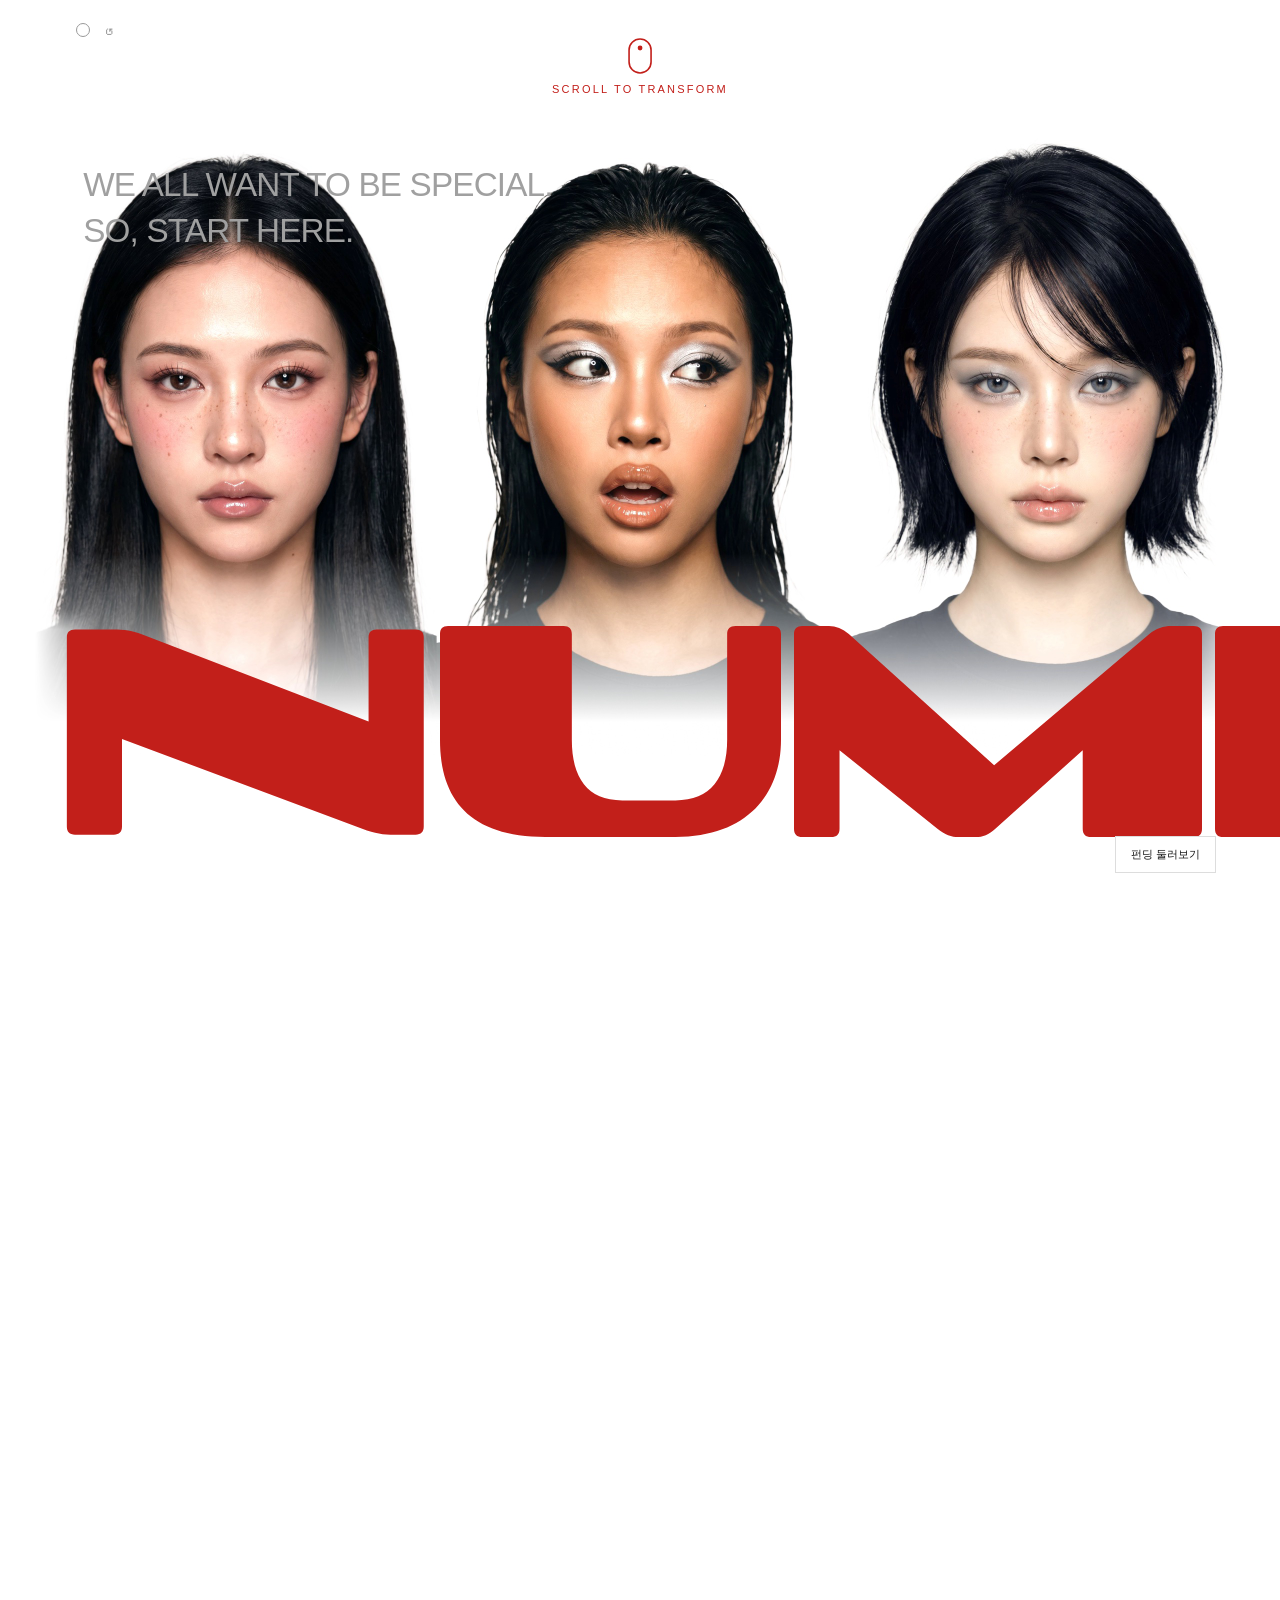
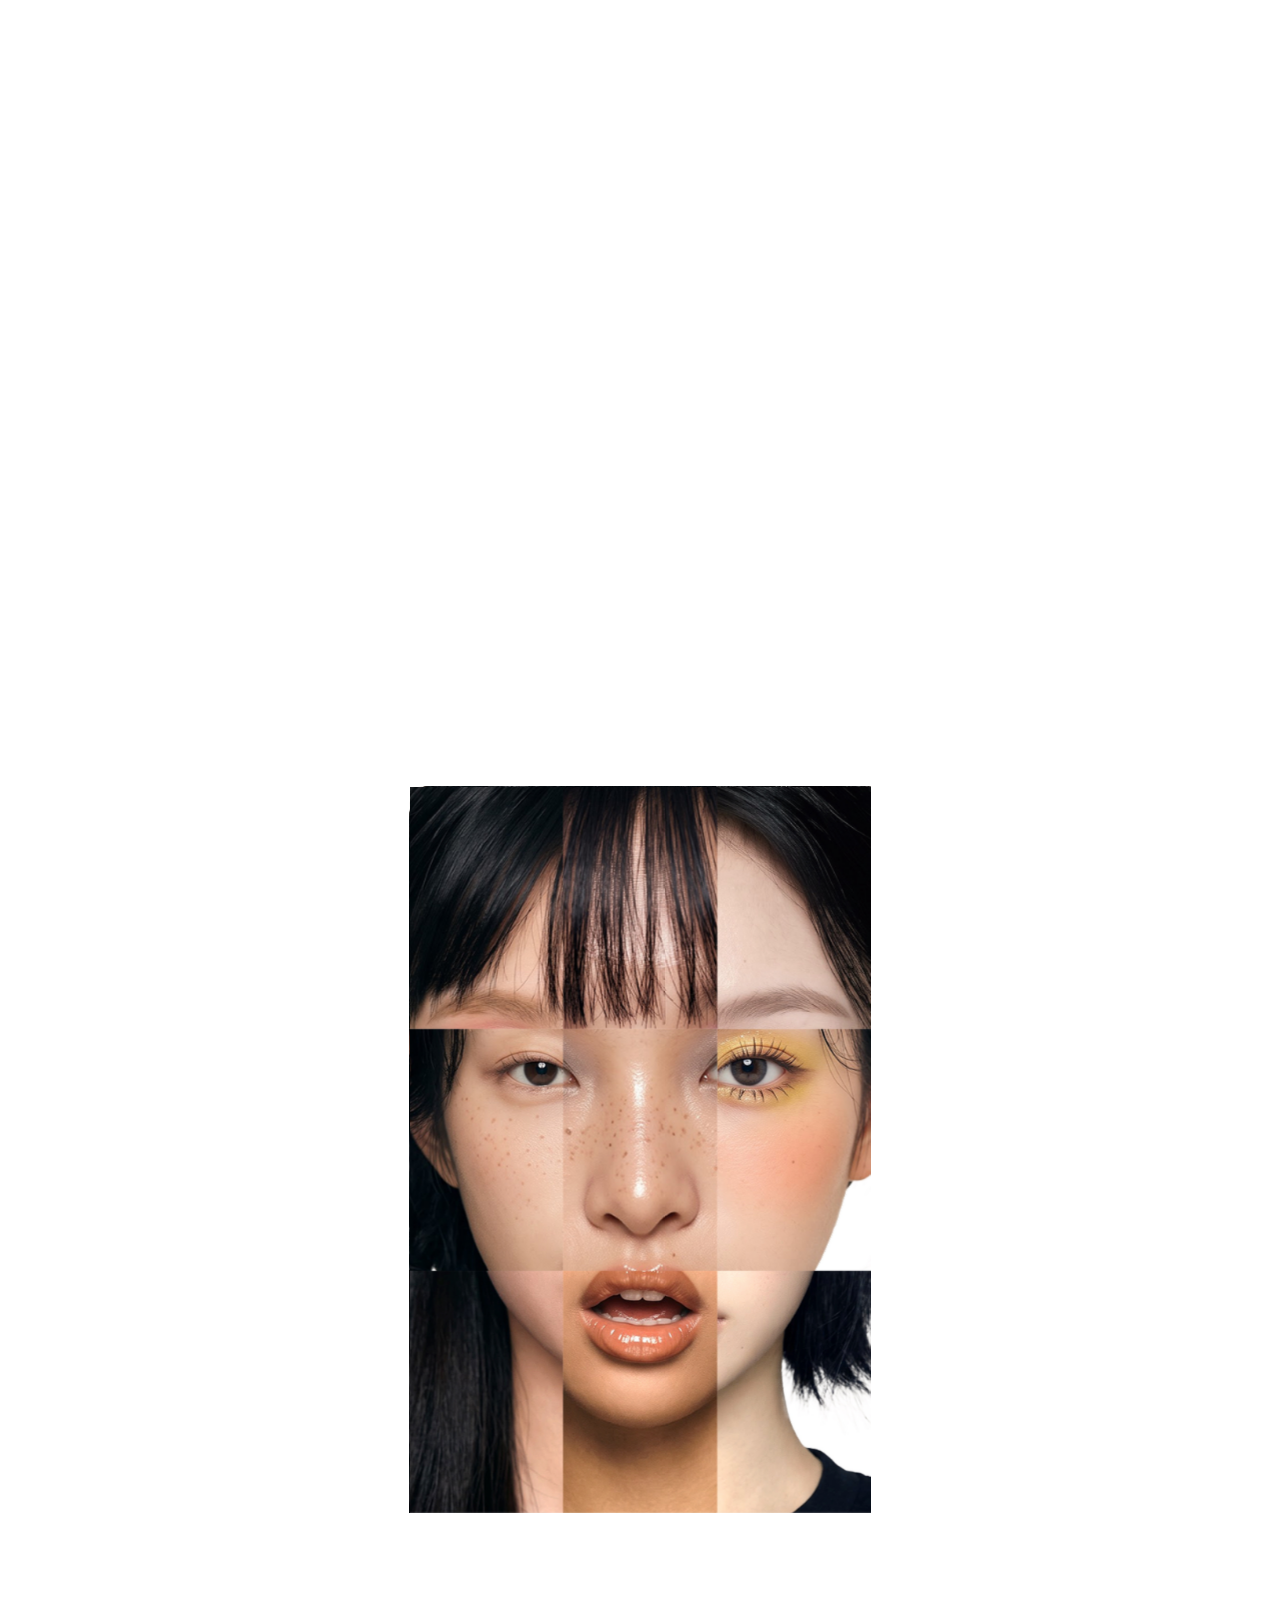
<file: index.html>
<!doctype html><html lang="ko"><meta charset="utf-8"><meta name="viewport" content="width=device-width,initial-scale=1"><title>N00 — A new sensation</title>
<link rel="stylesheet" href="flow.css"><link rel="stylesheet" href="category-gallery.css?v=20261004-cta"><style>
*{box-sizing:border-box}body{margin:0;background:#fff;color:#141414;font-family:'Apple SD Gothic Neo','Malgun Gothic',sans-serif}button{font:inherit;cursor:pointer}button:focus-visible{outline:2px solid #C21F1A;outline-offset:8px}.stage{height:100svh;min-height:500px;position:relative;overflow:hidden;background:#fff}.portrait{position:absolute;width:100%;height:100%;object-fit:contain;object-position:center}.top{position:absolute;inset:5.2% 5.1% auto;display:flex;align-items:center;justify-content:space-between;z-index:4}.small-logo{width:114px;opacity:0;transition:opacity .8s}.replay{border:0;background:transparent;font-size:11px;letter-spacing:.14em;color:#777;padding:12px}.hint{position:absolute;top:6%;left:50%;transform:translateX(-50%);font-size:11px;letter-spacing:.18em;z-index:3;border:0;background:none;padding:12px;transition:opacity .4s}.hint span{display:block;text-align:center;font-size:22px;margin-top:8px;animation:breathe 2s infinite}.caption{position:absolute;top:20%;left:5.1%;font-size:clamp(12px,1.3vw,30px);line-height:1.4;color:#999;letter-spacing:-.035em;opacity:0;transition:opacity 1s}.word{position:absolute;left:5%;bottom:7%;height:16.5vw;max-height:29vh;display:flex;gap:1vw;width:max-content;align-items:stretch}.letter{height:100%;width:auto;transform-origin:left center;will-change:transform,opacity}.final-logo{position:absolute;left:5%;bottom:7%;width:90%;height:auto;opacity:0;transform:translateY(25px) scale(.96);transform-origin:left center;transition:opacity 1s,transform 1.3s cubic-bezier(.2,.8,.2,1)}.settled .final-logo{opacity:1;transform:none}.settled .small-logo,.settled .caption{opacity:1}.settled .hint{opacity:0;pointer-events:none}.footer{position:absolute;bottom:2.5%;left:5%;right:5%;display:flex;justify-content:space-between;align-items:center;color:#999;font-size:10px;letter-spacing:.12em}.status{transition:opacity .6s}.track{width:100px;height:1px;background:#ddd}.track i{display:block;width:0;height:1px;background:#C21F1A;transition:width .15s}.label{display:flex;align-items:center;gap:18px}@keyframes breathe{50%{transform:translateY(6px)}}@media(max-width:700px){.portrait{object-fit:cover}.word{height:19vw;bottom:15%}.final-logo{bottom:15%}.caption{top:25%;font-size:16px}.top{top:3%}.hint{top:12%}.small-logo{width:85px}.footer{font-size:8px}}@media(prefers-reduced-motion:reduce){*,*:before,*:after{animation:none!important;transition:none!important}}

.logo-scroll{height:calc(100svh + 4600px)}.stage{position:sticky;top:0}.faces-scroll{height:350svh;background:#fff}.faces-sticky{height:100svh;position:sticky;top:0;overflow:hidden;background:#fff}.scene-caption{position:absolute;top:9%;left:6%;font-size:clamp(16px,2vw,44px);line-height:1.1;letter-spacing:-.04em;color:#aaa;z-index:2}.faces-composition{position:absolute;inset:0;overflow:hidden}.face-panel{position:absolute;left:50%;top:50%;width:23vw;height:57vh;overflow:hidden;transform-origin:center;background:#fff;will-change:transform,opacity}.face-panel img{position:absolute;height:100%;width:auto;max-width:none;left:50%;transform:translateX(var(--crop));pointer-events:none}.scene-bottom{position:absolute;bottom:5%;left:6%;right:6%;display:flex;justify-content:space-between;font-size:10px;letter-spacing:.15em;color:#888}.scene-direction{color:#C21F1A}@media(max-width:700px){.face-panel{width:31vw;height:38vh}.scene-caption{top:12%}.faces-scroll{height:300svh}}

.faces-composition{display:grid;grid-template-columns:repeat(3,1fr);grid-template-rows:repeat(3,1fr);inset:9% auto 9% 50%;width:min(72vh,70vw);transform:translateX(-50%);overflow:visible;gap:0}.face-panel{position:relative;inset:auto;width:100%;height:100%;overflow:hidden;transform:none!important;will-change:opacity}.face-panel img{width:300%;height:100%;object-fit:cover;max-width:none;left:0;top:0;transform-origin:50% 50%;will-change:transform}.scene-caption{font-size:clamp(14px,1.25vw,26px);max-width:20vw}.focus-face{position:absolute;left:50%;top:50%;width:min(48vh,42vw);height:64vh;transform:translate(-50%,-50%);overflow:hidden;opacity:0;pointer-events:none;background:white}.focus-face img,.turn-face img{position:absolute;width:300%;height:100%;object-fit:cover;left:0;transform:translateX(-33.333%)}.turn-scene{height:180svh;background:#fff}.turn-sticky{position:sticky;top:0;height:100svh;overflow:hidden}.turn-face{position:absolute;left:50%;top:50%;transform:translate(-50%,-50%);width:min(48vh,42vw);height:64vh;overflow:hidden}.turn-copy{position:absolute;bottom:12%;left:6%;font-size:clamp(20px,3vw,64px);letter-spacing:-.04em;color:#999}.asset-note{position:absolute;top:7%;right:6%;font-size:10px;letter-spacing:.1em;color:#aaa}.faces-scroll{height:1180svh}@media(max-width:700px){.faces-composition{width:84vw;inset:22% auto 20% 50%}.scene-caption{max-width:none;top:8%;font-size:15px}.focus-face,.turn-face{width:65vw;height:52vh}.asset-note{top:5%;font-size:8px}}
</style>
<link rel="stylesheet" href="typography.css?v=20261020-apple-sd">
<link rel="stylesheet" href="feed-refinement.css?v=20261103-intro-revert"><link rel="stylesheet" href="contact.css?v=20261102-lab-take-home"><link rel="stylesheet" href="project-studio.css?v=maker-merge"><link rel="stylesheet" href="feed-split.css?v=20261103-cues">
<div id="journey"><div class="logo-scroll"><main class="stage" aria-label="N00 인트로"><img class="portrait" src="assets/hero.jpg" alt="서로 다른 메이크업을 한 세 사람"><div class="intro-bar"><div id="intro-tools" class="intro-tools"><button id="intro-tools-dot" type="button" aria-label="안내 및 전체화면 열기" aria-expanded="false" aria-controls="intro-tools-panel"></button><div id="intro-tools-panel" class="intro-tools-panel"><button id="fullscreen-toggle" type="button" aria-label="전체화면 보기" aria-pressed="false">전체화면 ⛶</button><p class="ai-model-notice">본 웹사이트에 등장하는 모든 모델은 AI로 제작되었습니다.</p><span id="fullscreen-feedback" role="status"></span></div></div><button class="replay" type="button" aria-label="로고 모션 다시 보기"><span aria-hidden="true">↺</span><small>REPLAY</small></button></div><header class="top"><img class="small-logo" src="assets/NOO%20LOGO_FINAL.svg" alt="N00"></header><button class="hint" aria-label="스크롤해서 시작하기"><svg class="hint-mouse" viewBox="0 0 24 36" fill="none"><rect x="1" y="1" width="22" height="34" rx="11" stroke="currentColor" stroke-width="1.6"/><circle class="hint-dot" cx="12" cy="10" r="2.4" fill="currentColor"/></svg><svg class="hint-swipe" viewBox="0 0 24 36" fill="none" stroke="currentColor" stroke-width="1.8" stroke-linecap="round" stroke-linejoin="round"><path class="hint-chev" d="M5 16l7-7 7 7"/><path class="hint-chev" d="M5 26l7-7 7 7"/></svg><span class="hint-desk">SCROLL TO TRANSFORM</span><span class="hint-touch">SWIPE TO TRANSFORM</span></button><div class="caption intro-message">WE ALL WANT TO BE SPECIAL.<br>SO, START HERE.</div><div class="word" aria-label="NUMBER"></div><img class="final-logo" src="assets/NOO%20LOGO_FINAL.svg" alt="N00"><footer class="footer"><span>N00 — BEAUTY IN THE MAKING</span><div class="label"><span class="status" aria-live="polite">01 / NUMBER</span><span class="track"><i></i></span></div></footer></main></div>
<section class="faces-scroll" aria-label="얼굴 콜라주에서 한 사람으로"><div class="faces-sticky"><div class="scene-caption collage-copy" aria-label="Everyone always wants to be someone new."><div class="collage-copy-lines" aria-hidden="true"><span>Everyone</span><span>always wants to be</span><span>someone new.</span></div><p>사람들은 언제나, 새로운 자기자신이 되기를 희망한다.</p></div><div class="faces-composition"></div><div class="faces-cover" aria-hidden="true"><img src="assets/people/composite-closeup.jpg" alt="" fetchpriority="high"></div><div class="focus-face"><img src="assets/looks/0-wide.jpg" alt="다음 장면으로 이어지는 인물"></div><div class="focus-question" aria-label="You too, right?"><span class="question-left" aria-hidden="true">You too,</span><span class="question-right" aria-hidden="true">right?</span><button type="button" class="question-yes" disabled aria-label="YES — 나만의 스타일 선택하기">YES <b aria-hidden="true"></b></button></div><div id="look-studio" class="look-studio" aria-labelledby="look-heading">
<div class="look-stage">
<header class="look-heading"><h2 id="look-heading">CHOOSE<br>THE STYLE<br>YOU LOVE.</h2><p>당신이 좋아하는 스타일이 제품이 되는 공간.<br>원하는 스타일을 이곳에서 함께 실현해요.</p></header>
<div class="look-portrait" aria-label="선택한 메이크업 미리보기"></div>
<div class="look-controls"><div class="look-current"><span>CHOOSE YOUR TASTE.</span><strong id="look-name" aria-live="polite">오리지널</strong></div><div class="look-options" role="group" aria-label="메이크업 룩 선택"></div></div>
</div></div>
<section class="turn-scene embedded-turn" aria-label="선택한 룩과 제품"><div class="turn-sticky"><div class="turn-face"><img src="assets/looks/0-wide.jpg" alt="선택한 오리지널 룩"></div><div class="orbit-products sketch-orbit"><img class="sketch-ampoule" src="assets/lineup/ampoule.png" alt="앰플 용기 스케치"><img class="sketch-cushion" src="assets/lineup/cushion.png" alt="쿠션 용기 스케치"><img class="sketch-lip" src="assets/lineup/lip.png" alt="립 용기 스케치"><img class="sketch-mascara" src="assets/lineup/mascara.png" alt="마스카라 용기 스케치"><img class="sketch-blush" src="assets/lineup/blush.png" alt="블러시 용기 스케치"><img class="sketch-brow" src="assets/lineup/brow.png" alt="브로우 용기 스케치"></div><div class="turn-copy" aria-label="WHERE YOUR BEAUTY COMES TO LIFE."><span aria-hidden="true"></span></div></div></section></div></section>


<section class="lineup-scroll" aria-label="N00 새로운 뷰티 라인업"><div class="lineup-sticky"><div class="lineup-content"><img class="lineup-logo" src="assets/NOO%20LOGO_FINAL.svg" alt="N00"><nav class="lineup-nav" aria-label="브랜드 메뉴"><a href="#categories">FUND</a><button data-lineup-info="about">ABOUT</button><button data-lineup-info="makers">MAKERS</button><button data-lineup-info="journal">JOURNAL</button></nav><div class="lineup-products"><figure class="lineup-item lineup-ampoule" style="--item:0"><div><img src="assets/lineup/ampoule.png" alt="N00 AMPOULE 패키지 디자인"></div><figcaption>AMPOULE</figcaption></figure><figure class="lineup-item lineup-cushion" style="--item:1"><div><img src="assets/lineup/cushion.png" alt="N00 CUSHION 패키지 디자인"></div><figcaption>CUSHION</figcaption></figure><figure class="lineup-item lineup-lip" style="--item:2"><div><img src="assets/lineup/lip.png" alt="N00 LIP 패키지 디자인"></div><figcaption>LIP</figcaption></figure><figure class="lineup-item lineup-mascara" style="--item:3"><div><img src="assets/lineup/mascara.png" alt="N00 MASCARA 패키지 디자인"></div><figcaption>MASCARA</figcaption></figure><figure class="lineup-item lineup-blush" style="--item:4"><div><img src="assets/lineup/blush.png" alt="N00 BLUSH 패키지 디자인"></div><figcaption>BLUSH</figcaption></figure><figure class="lineup-item lineup-brow" style="--item:5"><div><img src="assets/lineup/brow.png" alt="N00 BROW 패키지 디자인"></div><figcaption>BROW</figcaption></figure></div><p class="lineup-slogan"><span>FIND YOUR NEW BEAUTY.</span></p></div></div></section><dialog id="lineup-dialog" aria-labelledby="lineup-dialog-title"><button class="plain" id="lineup-dialog-close" aria-label="닫기">닫기 ×</button><h2 id="lineup-dialog-title"></h2><p id="lineup-dialog-copy"></p><button class="outline" id="lineup-discover">기획 중인 제품 둘러보기 </button></dialog><section id="categories" class="categories"><div class="section-top"><img src="assets/NOO%20LOGO_FINAL.svg" alt="N00"><button class="plain" data-action="results">MY PAGE </button></div><div class="category-heading"><h1>THEN,<br><em>LET’s MAKE IT</em></h1><p>지금 끌리는 것부터.<br>선택한 취향 너머로 탐색해 보세요.</p></div><div class="category-grid">
<button class="category" data-category="all"><span class="category-title">all</span><span class="cat-num">[ 00 ]</span><div class="cat-art"><span class="category-editorial">YOUR NEXT<br>DISCOVERY.</span><span id="category-cue" class="category-cue" aria-hidden="true"><svg class="hint-tap" viewBox="0 0 36 36" fill="none"><circle class="hint-ring" cx="18" cy="18" r="10" stroke="currentColor" stroke-width="1.6"/><circle cx="18" cy="18" r="4" fill="currentColor"/></svg><span class="hint-desk">CLICK</span><span class="hint-touch">TAP</span></span></div><span class="category-cta">바로가기 <span aria-hidden="true"></span></span></button>
<button class="category" data-category="tone"><span class="category-title">tone</span><span class="cat-num">[ 01 ]</span><div class="cat-art"><img class="category-product" src="assets/categories/tone-product.png" alt="TONE 제품 콘셉트"></div><span class="category-cta">바로가기 <span aria-hidden="true"></span></span></button>
<button class="category" data-category="gloss"><span class="category-title">gloss</span><span class="cat-num">[ 02 ]</span><div class="cat-art"><img class="category-product" src="assets/categories/gloss-product.png" alt="GLOSS 제품 콘셉트"></div><span class="category-cta">바로가기 <span aria-hidden="true"></span></span></button>
<button class="category" data-category="scent"><span class="category-title">scent</span><span class="cat-num">[ 03 ]</span><div class="cat-art"><img class="category-product" src="assets/categories/scent-product.png" alt="SCENT 제품 콘셉트"></div><span class="category-cta">바로가기 <span aria-hidden="true"></span></span></button>
</div><div class="category-foot"><span>전시 체험 · 실제 결제 없음</span></div></section></div>
<button id="skip-intro" class="skip-intro">펀딩 둘러보기 </button>
<div id="experience" hidden><button id="shortform-menu" type="button" aria-expanded="false" aria-controls="app-navigation feed-navigation">☰ 메뉴</button><header id="app-navigation" class="app-nav"><button class="brand plain" data-action="home"><img src="assets/NOO%20LOGO_FINAL.svg" alt="N00 홈"></button><nav aria-label="탐색"><button class="plain" data-action="categories">EXPLORE</button><button id="account-nav" class="plain" data-action="results">MY PAGE</button><button class="plain contact-nav" data-action="contact">CONTACT</button></nav><button id="wallet" class="plain" data-action="results"></button></header>
<main id="feed-view" class="view split"><div id="feed-navigation" class="feed-toolbar"><span id="filter-label" hidden></span><span id="feed-counter" hidden></span></div><div class="feed-layout">
<section class="media-column" aria-label="제품 콘텐츠"><div class="swipe-viewport"><div id="media-stage" class="media-stage" tabindex="0" aria-label="제품 콘텐츠. 위아래 방향키로 제품 탐색"><video id="gloss-reel" src="assets/shortform/gloss-reel.mp4?v=20261103" muted loop playsinline preload="metadata" hidden aria-label="글로우 레이어 립 글로스 숏폼 영상"></video><div class="media-face"><img id="media-face-img" src="assets/hero.jpg" alt="메이크업 이미지"></div><img id="media-product" class="media-product" alt="제품 이미지"><div class="reel-funding" aria-label="펀딩 현황"><span id="reel-fund-rate"></span><span id="reel-fund-deadline"></span></div><div class="media-top"><button id="motion-toggle" aria-label="이미지 모션 일시정지">Ⅱ</button></div><div class="media-bottom"><span id="media-caption"></span><div class="media-tabs" role="group" aria-label="콘텐츠 선택"><button data-media="0" aria-label="메이크업 보기">01</button><button data-media="1" aria-label="제품 보기">02</button></div></div></div><div id="feed-hint" class="feed-hint" aria-hidden="true" hidden><svg class="hint-mouse" viewBox="0 0 24 36" fill="none"><rect x="1" y="1" width="22" height="34" rx="11" stroke="currentColor" stroke-width="1.6"/><circle class="hint-dot" cx="12" cy="10" r="2.4" fill="currentColor"/></svg><svg class="hint-swipe" viewBox="0 0 24 36" fill="none" stroke="currentColor" stroke-width="1.8" stroke-linecap="round" stroke-linejoin="round"><path class="hint-chev" d="M5 16l7-7 7 7"/><path class="hint-chev" d="M5 26l7-7 7 7"/></svg><span class="hint-desk">SCROLL</span><span class="hint-touch">SWIPE UP</span></div></div><div class="media-footer"><div><button id="prev-product" aria-label="이전 제품">↑</button><button id="next-product" aria-label="다음 제품">↓</button></div></div></section>
<aside id="feed-side" class="feed-side" aria-label="게시글과 펀딩 정보"><div class="side-track">
<section id="feed-post" class="side-page" aria-label="게시글"><div class="side-scroll"><div class="post-maker"><span class="feed-maker-avatar" aria-hidden="true">N</span><div><strong>studio.n00</strong><small>메이커</small></div><button id="social-follow" aria-pressed="false"><svg viewBox="0 0 24 24" fill="none" stroke="currentColor" stroke-width="1.5" stroke-linecap="round" stroke-linejoin="round" aria-hidden="true"><circle cx="10" cy="7" r="4"/><path d="M2 21v-2a8 8 0 0 1 13-6"/><path id="follow-state-icon" d="M19 14v8M15 18h8"/></svg><span id="social-follow-label" class="compact-sr">팔로우</span></button></div><h2 id="shortform-title"></h2><p id="post-intro"></p><div class="post-reactions"><button id="social-like" aria-pressed="false"><svg viewBox="0 0 24 24" fill="none" stroke="currentColor" stroke-width="1.5" stroke-linecap="round" stroke-linejoin="round" aria-hidden="true"><path d="M20.8 4.6a5.5 5.5 0 0 0-7.8 0L12 5.7l-1.1-1.1a5.5 5.5 0 0 0-7.8 7.8L12 21l8.8-8.6a5.5 5.5 0 0 0 0-7.8Z"/></svg><span id="social-like-label">좋아요</span></button><button id="social-comment"><svg viewBox="0 0 24 24" fill="none" stroke="currentColor" stroke-width="1.5" stroke-linecap="round" stroke-linejoin="round" aria-hidden="true"><path d="M21 11.5a9 9 0 0 1-9 9 10 10 0 0 1-4-.9L3 21l1.4-4.6A9 9 0 1 1 21 11.5Z"/><path d="M8 9h8M8 13h5"/></svg><span id="social-comment-label">의견 남기기</span></button><button id="social-note" aria-haspopup="dialog"><svg viewBox="0 0 24 24" fill="none" stroke="currentColor" stroke-width="1.5" stroke-linecap="round" stroke-linejoin="round" aria-hidden="true"><path d="m5 4 13-1 2 18-14 1L5 4ZM8 2v5M13 1v5M9 11h6M9 15h4"/></svg><span id="social-note-label">메이커 노트</span></button></div><button id="funding-mode" class="post-fund" aria-pressed="false" aria-controls="feed-funding"><span><b id="post-fund-rate"></b> · <span id="post-fund-deadline"></span></span><span>펀딩 정보 →</span></button><section class="post-comments" aria-label="의견"><h3>의견 <span id="post-comment-total">0</span>개</h3><form id="post-comment-form" class="post-composer"><span id="post-me" class="post-avatar is-me" aria-hidden="true">나</span><div><input id="post-comment-input" maxlength="500" placeholder="의견 추가..." aria-label="의견 추가" autocomplete="off"><div id="post-comment-actions" class="post-composer-actions" hidden><button type="button" class="pill" id="post-comment-cancel">취소</button><button type="submit" class="pill is-submit" id="post-comment-submit" disabled>의견</button></div></div></form><div id="post-comment-list"></div></section></div><div class="side-foot"><button id="open-participation" class="primary" aria-expanded="false" aria-controls="feed-funding">펀딩 정보 보기</button></div></section>
<section id="feed-funding" class="side-page" aria-label="펀딩 정보" inert><div class="side-scroll"><button id="close-participation" class="side-back" aria-pressed="true">← 게시글</button>
<aside id="feed-planning" class="project-info"><h1 id="product-title"></h1><p id="product-intro"></p><div class="funding-overview"><div class="funding-achievement"><strong id="fund-rate"></strong><span>% 달성</span></div><div id="funding-panel" class="progress-info" hidden><div class="fund-meter"><i id="fund-meter-bar"></i></div><div class="overview-amount"><strong id="fund-total"></strong><span>목표 <span id="fund-goal"></span></span></div><div class="overview-bottom"><div class="deadline"><strong></strong><span>펀딩 마감까지</span></div><div class="overview-people"><strong id="fund-people"></strong><span>함께한 사람들</span></div></div></div></div><details id="participant-tastes" class="participant-tastes"><summary>참여자 취향 더보기 <span aria-hidden="true">＋</span></summary><div id="participant-taste-content"></div></details></aside>
<aside id="feed-purchase" class="purchase"><div class="reward-note"><span class="funding-live"><i aria-hidden="true"></i>펀딩 진행 중</span></div><div class="contribution-input"><p id="contribution-share" aria-live="polite"></p><label for="contribution-amount">참여금액</label><div><input id="contribution-amount" type="number" min="1000" step="100" value="15000" aria-describedby="amount-error contribution-share"><span>원</span></div><div class="amount-presets"><button data-amount="5000">5천 원</button><button data-amount="15000">1만 5천 원</button><button data-amount="30000">3만 원</button></div><p id="amount-error" class="feedback" aria-live="polite"></p><div class="contribution-track"><i id="contribution-bar"></i></div></div><details id="reward-fold" class="option-fold"><summary>참여 리워드 <span id="reward-summary"></span></summary><div id="reward-choices"></div></details><details id="physical-options" class="option-fold"><summary>제품 옵션 <span id="option-summary"></span></summary><fieldset><legend class="compact-sr">제품 옵션 · 본품 1개</legend><div id="option-list"></div></fieldset><label id="limited-options" hidden>한정 굿즈<select id="limited-choice"><option value="미니 케이스">미니 케이스</option><option value="메이커 파우치">메이커 파우치</option></select></label></details><details class="terms-fold"><summary>출시 혜택 및 이용 조건</summary><p class="reward-terms">전시용 구성·금액 예시 · 출시 혜택은 우선 구매권 + 출시 10% 할인권(최대 5천 원, 출시 후 30일, 1회 사용). 출시 시 별도 구매가 필요해요. 본품·한정 세트에도 함께 제공돼요.</p></details><p class="refund-promise">목표 미달 시 제작 없이 참여금 전액 환불<br><span>플랫폼의 다음 펀딩 할인 쿠폰은 별도로 제공돼요.</span></p><div class="participation-buttons"><button id="fund-button" class="primary">함께 만들기 <span></span></button><button id="maker-note-button" aria-haspopup="dialog" aria-controls="maker-note-dialog"><svg viewBox="0 0 48 48" fill="none" aria-hidden="true"><path d="M12 9 34 7l2 31-24 2-2-29Z" stroke="currentColor" stroke-width="1.6" stroke-linejoin="round"/><path d="M17 6v7m6-8v7m6-8v7M17 20l10-1m-10 7 6-1m-6 7 5-1M29 28l9-13 4 3-9 13-5 3Z" stroke="currentColor" stroke-width="1.6" stroke-linecap="round" stroke-linejoin="round"/><path d="m36 18 3 2" stroke="currentColor" stroke-width="1.6"/></svg><span>메이커 노트</span></button></div><p class="purchase-note">체험 예산으로 참여하며 실제 결제는 없어요.</p><p id="feed-feedback" class="feedback" aria-live="polite"></p></aside></div></section>
</div></aside>
</div></main>
<main id="result-view" class="view" hidden>
<div class="account-shell"><header class="account-hero"><div><button id="profile-name" class="profile-pill">GUEST · 닉네임 연결</button><h1 id="result-name">Your taste.<br>Taking shape.</h1><p id="result-summary"></p></div><div class="taste-card"><span>YOUR BEAUTY DNA</span><img id="taste-image" class="taste-image" src="assets/dna/dna-open.svg" alt="TONE · GLOSS · SCENT 취향 지도"><strong id="taste-label"></strong><div id="taste-bias" class="taste-bias" aria-label="카테고리별 취향 비율"></div></div></header>
<div class="account-tabs" role="group" aria-label="프로젝트 구분"><button id="joined-tab" aria-pressed="true">참여한 프로젝트 <span id="joined-count">0</span></button><button id="created-tab" aria-pressed="false">내가 만든 프로젝트 <span id="created-count">0</span></button></div>
<section id="joined-panel"><div class="collection-heading"><h2>참여한 프로젝트</h2><button class="plain" data-action="feed">계속 발견하기 </button></div><div id="record-list"></div>
<div class="collection-heading"><h2>My collection</h2></div><div class="collection-tabs" role="group" aria-label="나의 선택"><button data-collection="likes" aria-pressed="true">좋아요</button><button data-collection="opinions" aria-pressed="false">내 의견</button><button data-collection="following" aria-pressed="false">팔로잉</button></div><div id="personal-collection"></div><details class="account-benefits"><summary>출시 혜택 · 쿠폰 <span id="benefit-count"></span></summary><div id="benefit-list"></div></details></section>
<section id="created-panel" hidden><div class="collection-heading"><div><h2>내가 만든 프로젝트</h2></div><button id="new-project" class="primary">새 프로젝트 ＋</button></div><p class="account-caption">전시용 관리 공간 · 작성한 게시물은 이 기기에만 저장됩니다.</p><div id="creator-list"></div></section>
<footer class="result-actions"><button class="outline" id="save-record">기록 저장하기 ↓</button><button class="plain" id="switch-profile">닉네임 전환</button><button class="plain" id="new-visitor">다음 관람객 시작</button><button class="plain" data-action="home">메인으로 </button></footer><p class="account-caption">닉네임별 기록과 전체 좋아요는 이 브라우저에 저장됩니다. 실제 로그인이나 다른 기기와의 동기화는 지원하지 않습니다.</p><p id="result-feedback" class="feedback" aria-live="polite"></p></div></main>
<main id="contact-view" class="view" hidden aria-labelledby="contact-title"><div class="contact-layout"><section class="contact-copy"><h1 id="contact-title">LET’S<br>START A<br><em>CONVERSATION.</em></h1><p>서비스에 대해 궁금한 점이 있나요?<br>당신의 질문과 아이디어를 들려주세요.</p></section><aside class="contact-channel" aria-label="메일 문의"><h2>메일 보내기</h2><form id="contact-form" class="contact-form"><label for="contact-name">이름</label><input id="contact-name" name="name" maxlength="40" required autocomplete="name"><label for="contact-email">답장 받을 이메일</label><input id="contact-email" name="email" type="email" maxlength="120" required autocomplete="email"><label for="contact-message">내용</label><textarea id="contact-message" name="message" rows="5" maxlength="2000" required></textarea><input class="contact-honey" name="_honey" tabindex="-1" autocomplete="off" aria-hidden="true"><button id="contact-send" class="primary" type="submit">메일 보내기</button><p id="contact-status" role="status" aria-live="polite"></p><a id="contact-mailto" hidden>메일 앱으로 보내기</a></form></aside></div><footer class="contact-footer"><span>YOUR NEXT IDEA STARTS HERE.</span><span>N[00]</span></footer></main>
<main id="home-view" class="view" hidden><img class="home-hero" src="assets/hero.jpg" alt="N00 메인 인물"><div class="home-copy"><h1>THERE IS<br>MORE TO YOU.</h1><button class="primary" data-action="categories">새로운 발견 이어가기 </button></div><button class="plain home-replay" id="intro-again">인트로 다시 보기 ↺</button></main></div>
<dialog id="nickname-dialog"><form id="nickname-form"><h2>어떤 이름으로<br>기록할까요?</h2><p>선택과 참여를 이 이름으로 모아둘게요. 같은 이름은 새 체험으로 구분합니다. 기록을 이어보려면 아래 항목을 선택하세요.</p><label for="nickname-input">닉네임</label><input id="nickname-input" maxlength="20" required autocomplete="nickname" placeholder="예: 소담"><label class="restore-choice"><input id="restore-existing" type="checkbox"> 같은 닉네임의 기존 기록 불러오기</label><p id="nickname-error" class="feedback" aria-live="polite"></p><button class="primary" type="submit">기록 시작하기 </button><button class="plain dialog-cancel" type="button">돌아가기</button></form></dialog>
<dialog id="fund-dialog" aria-labelledby="receipt-title"><button id="close-fund" class="receipt-close" aria-label="참여 창 닫기"><svg viewBox="0 0 24 24" width="20" height="20" aria-hidden="true"><path d="m6 6 12 12M18 6 6 18" fill="none" stroke="currentColor" stroke-width="1.5" stroke-linecap="round"/></svg></button><div id="confirmation"><header class="receipt-heading"><img class="receipt-logo" src="assets/NOO%20LOGO_FINAL.svg" alt="N[00]"><h2 id="receipt-title">RECEIPT</h2><small id="receipt-maker" class="receipt-maker">studio.n00</small></header><div id="confirm-summary"></div><p class="refund-promise">목표 미달 시 참여금 전액 환불 · 다음 펀딩 쿠폰 별도 제공</p><p><span id="receipt-delivery"></span><br>이번 전시에서는 체험 예산만 차감되고, 실제 결제·배송은 진행되지 않아요.</p></div><div id="completion" hidden><div class="arrival-ticket"><span>나의 첫 제작 참여</span><strong id="ticket-name"></strong><span id="ticket-product"></span><span id="ticket-option"></span><i class="ticket-line"></i><small>펀딩 참여 완료 · 제작을 기다리는 중</small></div><h2>이제, 함께 기다릴<br>뷰티가 생겼어요.</h2><p id="completion-summary"></p><button id="completion-card" class="outline" hidden>나의 제작 참여 카드 보기</button><button id="see-result" class="primary">기다리는 프로젝트 보기</button><button class="plain dialog-cancel">다음 제품 둘러보기</button></div></dialog>
<script>
const stage=document.querySelector('.stage'),word=document.querySelector('.word'),bar=document.querySelector('.track i'),status=document.querySelector('.status');
for(const c of 'NUMBER'){const im=new Image();im.src=`assets/number_letter-${c}.svg`;im.alt='';im.className='letter';word.append(im)}
const letters=[...word.children],logo=document.querySelector('.final-logo'),small=document.querySelector('.small-logo'),caption=document.querySelector('.caption'),hint=document.querySelector('.hint');
const reduced=matchMedia('(prefers-reduced-motion: reduce)');let target=0,current=0,frame=0;
logo.style.transition='none';small.style.transition='none';caption.style.transition='none';hint.style.transition='none';
const clamp=x=>Math.max(0,Math.min(1,x)),ease=x=>x*x*(3-2*x);
let wordTravel=0;
function measure(){wordTravel=Math.max(word.scrollWidth+stage.clientWidth*.08,stage.clientWidth);render()}
function render(){
 const p=current,travel=clamp((p-.025)/.55),scan=clamp((p-.64)/.28);
 letters.forEach(el=>{el.style.opacity='1';el.style.transform='none';});
 if(reduced.matches){word.style.transform='none';word.style.opacity=travel<1?'1':'0';logo.style.opacity=scan>0?'1':'0';logo.style.clipPath='none';}
 else{word.style.opacity='1';word.style.transform=`translate3d(${-wordTravel*travel}px,0,0)`;logo.style.opacity='1';logo.style.clipPath=`inset(0 ${(1-scan)*100}% 0 0)`;}
 logo.style.transform='none';
 small.style.opacity=String(clamp((scan-.9)/.1));caption.style.opacity='1';hint.style.opacity=String(1-ease(clamp(p/.2)));hint.style.pointerEvents=p>.2?'none':'auto';
 bar.style.width=`${p*100}%`;const label=p<.05?'01 / NUMBER':scan<1?'02 / BECOMING':'03 / N00';if(status.textContent!==label)status.textContent=label;
}
function tick(){current=reduced.matches?target:current+(target-current)*.13;if(Math.abs(target-current)<.0001)current=target;render();frame=current!==target?requestAnimationFrame(tick):0}
function advance(delta){target=clamp(target+delta);if(!frame)frame=requestAnimationFrame(tick)}
const logoScroll=document.querySelector('.logo-scroll'),facesScroll=document.querySelector('.faces-scroll'),composition=document.querySelector('.faces-composition');
// Each crop is a window into the same composite face coordinate system.
const portraitSources=Array.from({length:9},(_,i)=>({src:`assets/people/${i+1}.png`,cropX:[.18,.18,.18,.18,.19,.18,.18,.18,.18][i],cropY:[.17,.18,.18,.20,.23,.20,.19,.16,.18][i],cropSize:.64}));
portraitSources.forEach((asset,i)=>{const panel=document.createElement('div');panel.className='face-panel';panel.dataset.person=String(i+1);const frame=document.createElement('div');frame.className='portrait-frame';const pic=new Image();pic.src=asset.src;pic.alt=`뷰티 포트레이트 ${i+1}`;frame.append(pic);{const video=document.createElement('video');video.src=`assets/people/${i+1}-motion.mp4?v=20261103`;video.poster=asset.src;video.muted=true;video.loop=true;video.playsInline=true;video.preload='metadata';video.setAttribute('aria-label',`${i+1}번 인물의 자연스러운 표정 움직임`);video.addEventListener('loadeddata',()=>{video.classList.add('ready');panel.classList.add('has-motion');});frame.append(video);}panel.append(frame);composition.append(panel)});
const portraitVideos=[...composition.querySelectorAll('video')];
let portraitsVisible=false;
function syncPortraitPlayback(){portraitVideos.forEach(video=>{if(portraitsVisible&&!reduced.matches&&!document.hidden)video.play().catch(()=>{});else video.pause();});}
const portraitObserver=new IntersectionObserver(entries=>{const active=entries.some(e=>e.isIntersecting);if(active&&!portraitsVisible)portraitVideos.forEach(video=>{if(video.ended)video.currentTime=0;});portraitsVisible=active;syncPortraitPlayback();},{threshold:0});portraitObserver.observe(facesScroll);
document.addEventListener('visibilitychange',syncPortraitPlayback);
reduced.addEventListener('change',syncPortraitPlayback);
const panels=[...composition.children],sceneCaption=document.querySelector('.scene-caption'),focus=document.querySelector('.focus-face');
const questionYes=document.querySelector('.question-yes');
let questionAccepted=false,questionTimer=null,questionStarted=false;
function resetQuestion(){questionAccepted=false;questionStarted=false;clearTimeout(questionTimer);questionTimer=null;questionYes.disabled=true;}
questionYes.addEventListener('click',()=>{questionAccepted=true;questionYes.disabled=true;const top=scrollY+facesScroll.getBoundingClientRect().top;scrollTo({top:top+(facesScroll.offsetHeight-innerHeight)*(.815/1.2),behavior:reduced.matches?'instant':'smooth'});});
window.addEventListener('n00:reset-visitor',resetQuestion);
function story(){const range=logoScroll.offsetHeight-innerHeight;current=target=clamp(scrollY/Math.max(1,range-200));render();const r=facesScroll.getBoundingClientRect();let p=clamp(-r.top/(facesScroll.offsetHeight-innerHeight))*1.2;if(p<.45&&questionStarted)resetQuestion();if(!questionAccepted&&p>.62&&p<.86){scrollTo({top:scrollY+r.top+(facesScroll.offsetHeight-innerHeight)*(.62/1.2),behavior:'instant'});p=.62;}const gridP=clamp(p/.61);const resolve=ease(clamp((gridP-.05)/.32)),focusProgress=ease(clamp((gridP-.78)/.16));const lookReveal=ease(clamp((p-.72)/.08)),bridge=ease(clamp((p-.86)/.12));facesScroll.style.setProperty('--look-reveal',lookReveal);facesScroll.style.setProperty('--bridge',bridge);facesScroll.dataset.lookVisible=String(lookReveal>.95);facesScroll.dataset.bridge=String(bridge);
 const cover=document.querySelector('.faces-cover');const coverFade=ease(clamp(resolve/.32));cover.style.opacity=String((1-coverFade)*(1-focusProgress));cover.style.transform=`translate(-50%,-50%) scale(${1-resolve*.12})`;
 composition.style.setProperty('--portrait-reveal',resolve);composition.style.setProperty('--row-gap',`${resolve*8}px`);sceneCaption.classList.toggle('is-typed',gridP>.38);
 panels.forEach((panel,i)=>{const row=Math.floor(i/3),col=i%3,frame=panel.firstElementChild,asset=portraitSources[i];const zoom=3/asset.cropSize;const mix=1-resolve;const scale=1+(zoom-1)*mix;const x=(-col-asset.cropX*zoom)*panel.clientWidth*mix;const y=(-row-asset.cropY*zoom)*panel.clientHeight*mix;frame.style.transform=`translate(${x}px,${y}px) scale(${scale})`;panel.style.opacity=String(1-focusProgress)});
 const question=document.querySelector('.focus-question');question.classList.toggle('is-typed',p>.575);if(p>.575&&p<.70&&!questionStarted){questionStarted=true;questionTimer=setTimeout(()=>{questionYes.disabled=false;},reduced.matches?0:1750);}questionYes.inert=p<.575||p>.70||questionAccepted;question.style.opacity=String(ease(clamp((p-.575)/.025))*(1-ease(clamp((p-.70)/.025))));
 focus.style.opacity=String(focusProgress*(1-lookReveal));focus.style.transform=`translate(-50%,-50%) scale(${.75+.25*focusProgress})`;sceneCaption.style.opacity=String(1-focusProgress);
 document.querySelector('#look-studio').inert=lookReveal<.95;document.querySelectorAll('.sketch-orbit img').forEach((img,i)=>{const t=reduced.matches?Number(p>.98):ease(clamp((p-(.865+i*.012))/.05));img.style.opacity=String(t);img.style.translate=`0 ${(1-t)*24}px`;});const portraitHeight=Math.min(innerHeight,innerWidth*9/16);const crownTop=(innerHeight-portraitHeight)+portraitHeight*.115;facesScroll.style.setProperty('--crown-top',crownTop+'px');facesScroll.style.setProperty('--crown-width',Math.min(innerWidth,innerHeight*16/9)*.072+'px');const slogan='WHERE YOUR BEAUTY COMES TO LIFE.';const lettersShown=reduced.matches?(p>1.025?slogan.length:0):Math.floor(clamp((p-1.025)/.105)*slogan.length);document.querySelector('.turn-copy span').textContent=slogan.slice(0,lettersShown);document.querySelector('.turn-copy').style.opacity=lettersShown?'1':'0';window.dispatchEvent(new Event('n00:portrait-progress'));
}
addEventListener('scroll',story,{passive:true});addEventListener('resize',story);
hint.onclick=()=>scrollBy({top:450,behavior:reduced.matches?'instant':'smooth'});
document.querySelector('.replay').onclick=()=>scrollTo({top:0,behavior:'instant'});
story();
letters.forEach(im=>im.addEventListener('load',measure));addEventListener('resize',measure);measure();story();
</script><dialog id="making-news-dialog" aria-labelledby="making-news-title"><header class="making-news-header"><span class="making-eyebrow">N[00] / MAKER JOURNAL</span><button id="making-news-close" type="button" aria-label="제작 소식 닫기">×</button></header><h2 id="making-news-title">함께 만드는 과정.</h2><p class="making-product">글로우 레이어 립 글로스</p><p class="making-example">전시용 예시 · 실제 샘플 테스트나 의견 반영 결과를 뜻하지 않아요.</p><div id="making-news-body"></div></dialog><dialog id="project-dialog"><h2 id="plan-title"></h2><div id="plan-content"></div><button class="plain" id="close-plan">닫기</button></dialog><dialog id="maker-note-dialog" aria-labelledby="note-title"><div id="note-legacy"><header class="note-header"><span>studio.n00</span></header><h2 id="note-title">A little note<br>from the maker.</h2><div class="note-sketch"><svg viewBox="0 0 300 200" fill="none" aria-hidden="true"><g stroke="currentColor" stroke-width="1.6" stroke-linecap="round" stroke-linejoin="round"><path d="m116 57 53-8 15 115-54 7-14-114Zm0 0-3-29 53-8 3 29M132 77l26-4m-25 12 20-3m-15 57 27-4M55 61l45-15m-9-4 9 4-5 8M197 127l36 14m-29-22-7 8 9 3M42 66l13-3m-8 9 19-3"/><path d="M205 50c-8-19 21-22 19-5 16-14 31 4 14 13l-18 9-15-17Z"/></g></svg><span id="note-sketch-label"></span></div><h3 id="note-heading"></h3><p id="note-body"></p><div class="note-maker-profile"><span class="note-avatar" aria-hidden="true">N</span><strong>studio.n00</strong></div><p class="note-example">전시용 메이커 노트 예시</p><button class="outline" id="note-back">내 선택으로 돌아가기 </button></div><section id="note-detail" hidden aria-label="글로우 레이어 립글로스 상세페이지"><button id="note-detail-close" type="button" aria-label="상세페이지 닫기">×</button><div id="note-minimap" role="slider" tabindex="0" aria-label="상세페이지 위치 이동" aria-valuemin="0" aria-valuemax="100" aria-valuenow="0"><img src="assets/details/gloss-detail.jpg?v=20261103" alt="" draggable="false" loading="lazy"><div id="note-map-window" aria-hidden="true"></div></div><div id="note-detail-scroll" tabindex="0"><img class="note-detail-image" src="assets/details/gloss-detail.jpg?v=20261103" width="1720" height="13502" loading="lazy" alt="글로우 레이어 립글로스 상세페이지 — 제형, 발색 및 사용 예시"><details id="note-funding"><summary>펀딩정보고시 보기 <span aria-hidden="true">＋</span></summary><img class="note-detail-image" src="assets/details/gloss-funding.png" width="1720" height="7275" alt="글로우 레이어 립글로스 펀딩정보고시 — 프로젝트 정보, 일정, 메이커, 성분 및 유의사항" loading="lazy"></details></div></section></dialog><dialog id="comments-dialog" aria-labelledby="comments-title"><header class="note-header"><h2 id="comments-title">의견 남기기</h2><button id="close-comments" class="plain" aria-label="의견 닫기">닫기 ×</button></header><p id="comments-product"></p><div id="comments-list" aria-live="polite"></div><form id="comment-form"><label for="comment-input">어떤 제품으로 완성되면 좋을까요?</label><textarea id="comment-input" maxlength="500" rows="3" required placeholder="떠오르는 생각을 남겨주세요."></textarea><p class="local-note">이 전시 기기에만 저장되는 체험용 의견이에요.</p><button class="primary" type="submit">의견 남기기 <span></span></button></form></dialog><dialog id="outcome-dialog" aria-labelledby="outcome-title"><header class="note-header"><span>전시용 결과 미리보기</span><button id="close-outcome" class="plain">닫기 ×</button></header><div class="outcome-tabs"><button id="outcome-success" aria-pressed="true">목표 달성</button><button id="outcome-failed" aria-pressed="false">목표 미달</button></div><h2 id="outcome-title"></h2><p id="outcome-product"></p><div id="outcome-content" aria-live="polite"></div><button id="outcome-discover" class="primary">다른 아이디어 둘러보기 </button></dialog><dialog id="creator-dialog" aria-labelledby="creator-title"><header class="note-header"><h2 id="creator-title">Project studio</h2><button id="close-creator" class="plain">닫기 ×</button></header><form id="creator-form"><label for="creator-name">프로젝트명</label><input id="creator-name" required maxlength="60" placeholder="새로운 뷰티 아이디어"><label for="creator-goal">목표 금액</label><input id="creator-goal" type="number" min="1000" step="100" required><label for="creator-description">기획 · 제작 소식</label><textarea id="creator-description" maxlength="1500" rows="4" required></textarea><label for="creator-stage">프로젝트 단계 · 전시용 설정</label><select id="creator-stage"><option value="0">펀딩</option><option value="1">제작</option><option value="2">배송</option><option value="3">완료</option></select><label for="creator-status">게시 상태</label><select id="creator-status"><option value="draft">임시 저장</option><option value="published">전시 게시</option></select><p class="local-note">이 기기의 관리 탭에만 저장돼요. 실제 펀딩 모집이나 외부 게시는 이루어지지 않아요.</p><button type="submit" class="primary">저장하기 </button></form></dialog><dialog id="taste-dialog" aria-labelledby="taste-title"><header class="taste-nav"><span>N[00] LAB</span><button id="taste-close" aria-label="취향 실험 닫기">×</button></header><div id="taste-workspace"><div class="taste-lab-head"><div class="taste-heading-copy"><h2 id="taste-title">Add your taste to the idea.</h2><p id="maker-proposal" class="maker-proposal"></p></div><button id="taste-skip" class="plain">메이커의 제안 그대로 좋아요 </button></div><section id="taste-brief" class="taste-brief" hidden aria-label="메이커 제안과 참여 범위"><div class="taste-brief-grid"><div><span class="brief-label">MAKER’S DIRECTION</span><p id="brief-direction"></p></div><div><span class="brief-label">YOUR CONTRIBUTION</span><p id="brief-contribution"></p></div><div><span id="taste-phase" class="brief-label"></span><p id="taste-deadline"></p></div></div><details class="taste-method"><summary>어떻게 반영되나요? <span aria-hidden="true">＋</span></summary><p>참여 의견과 샘플 테스트를 함께 검토해 메이커가 최종 방향을 결정해요. 선택한 조합을 개별 제작하는 방식은 아니에요. 최종 방향 공개 일정은 제작 소식으로 안내할 예정이에요.</p></details></section><div class="lab-layout"><div id="lab-visual" class="lab-visual"><div class="lab-orbit"></div><div class="lab-material"></div><div class="lab-product"><img id="lab-product-image" alt="임시 제품 콘셉트"><span>N[00]</span></div><p>CONCEPT STUDY / 임시 비주얼</p></div><div class="lab-controls"><span id="lab-step"></span><h3 id="lab-question"></h3><div id="lab-options"></div><p id="taste-image-caption" class="taste-image-caption" hidden>선택한 취향의 콘셉트 이미지 · 최종 제품은 달라질 수 있어요.</p><div id="lab-history"></div><div class="lab-navigation"><button id="lab-back" class="plain" type="button" aria-label="이전 단계로 돌아가기" title="이전 단계로 돌아가기"><svg viewBox="0 0 24 24" width="24" height="24" fill="none" stroke="currentColor" stroke-width="1.5" stroke-linecap="round" stroke-linejoin="round" aria-hidden="true"><path d="M19 12H5m7-7-7 7 7 7"/></svg></button><button id="lab-next" class="primary">다음 </button></div></div></div></div><section id="taste-result" hidden><div id="taste-review"><span>N[00] / 함께 만들기</span><h3>Your taste, part of the plan.</h3><p id="taste-review-keywords"></p><p class="taste-review-note">펀딩 참여를 확정하면 이 의견도 함께 전달돼요.<br>최종 제품은 참여 의견과 샘플 테스트를 바탕으로 메이커가 결정해요.</p></div><div id="taste-artifact" class="concept-coupon"><div class="coupon-product-section"><div id="result-object" class="coupon-product"></div></div><div class="coupon-copy-section"><header class="coupon-meta"><span>N[00] / PERSONAL STUDY</span><p id="concept-status" class="concept-status">CONCEPT / 참여 전</p></header><h3 id="concept-name"></h3><div id="concept-direction" class="concept-direction" hidden><span>내가 지지한 기획</span><p></p></div><span id="concept-taste-label" class="concept-taste-label" hidden>내가 보탠 취향</span><p id="concept-keywords"></p><div class="coupon-rule"></div><div id="concept-owner"></div><p id="concept-reward"></p><p id="concept-amount"></p><p class="concept-disclaimer">내가 제안한 제품 방향입니다. 맞춤 제작 주문이 아니며, 실제로 받을 구성은 아래 리워드 선택에서 확인합니다.</p><footer class="coupon-brand"><img src="assets/NOO%20LOGO_FINAL.svg" alt="N[00]"></footer></div></div><div class="concept-actions"><button id="taste-print" class="outline">PRINT </button><button id="taste-contact" class="outline">CONTACT </button><button id="taste-confirm" class="primary">리워드 선택하기 </button></div></section></dialog><dialog id="card-qr-dialog" aria-labelledby="card-qr-title"><button id="card-qr-close" class="plain" aria-label="QR 닫기">×</button><h2 id="card-qr-title">QR로 저장해보세요</h2><div id="card-qr-code"></div><p>휴대폰 카메라로 QR을 찍으면<br>내 카드를 이미지로 저장할 수 있어요.</p></dialog><dialog id="idle-dialog" aria-labelledby="idle-title"><h2 id="idle-title">체험을 계속할까요?</h2><p>응답이 없으면 기록을 보관하고 다음 관람객의 시작 화면으로 돌아갑니다.</p><p class="idle-countdown"><strong id="idle-seconds" role="timer">30</strong>초 후 처음으로</p><button id="idle-continue" class="primary">계속하기</button><button id="idle-new" class="plain">다음 관람객 시작</button></dialog><script src="funding-data.js?v=20261021-fullwidth-image"></script><script src="content-generation.js?v=maker-merge"></script><script src="project-studio.js?v=maker-merge"></script><script src="maker-decisions.js?v=20261020"></script><script src="flow.js?v=20261103-receipt2"></script><script src="note-minimap.js"></script><script src="look-studio.js?v=20261103-light"></script><script src="lineup.js"></script><script src="category-gallery.js?v=20261004"></script><script src="fullscreen.js?v=20261102-intro-tools"></script><script src="contact-form.js"></script><script src="qrcode.js"></script><script src="card-qr.js?v=20261102-status"></script></html>
</file>
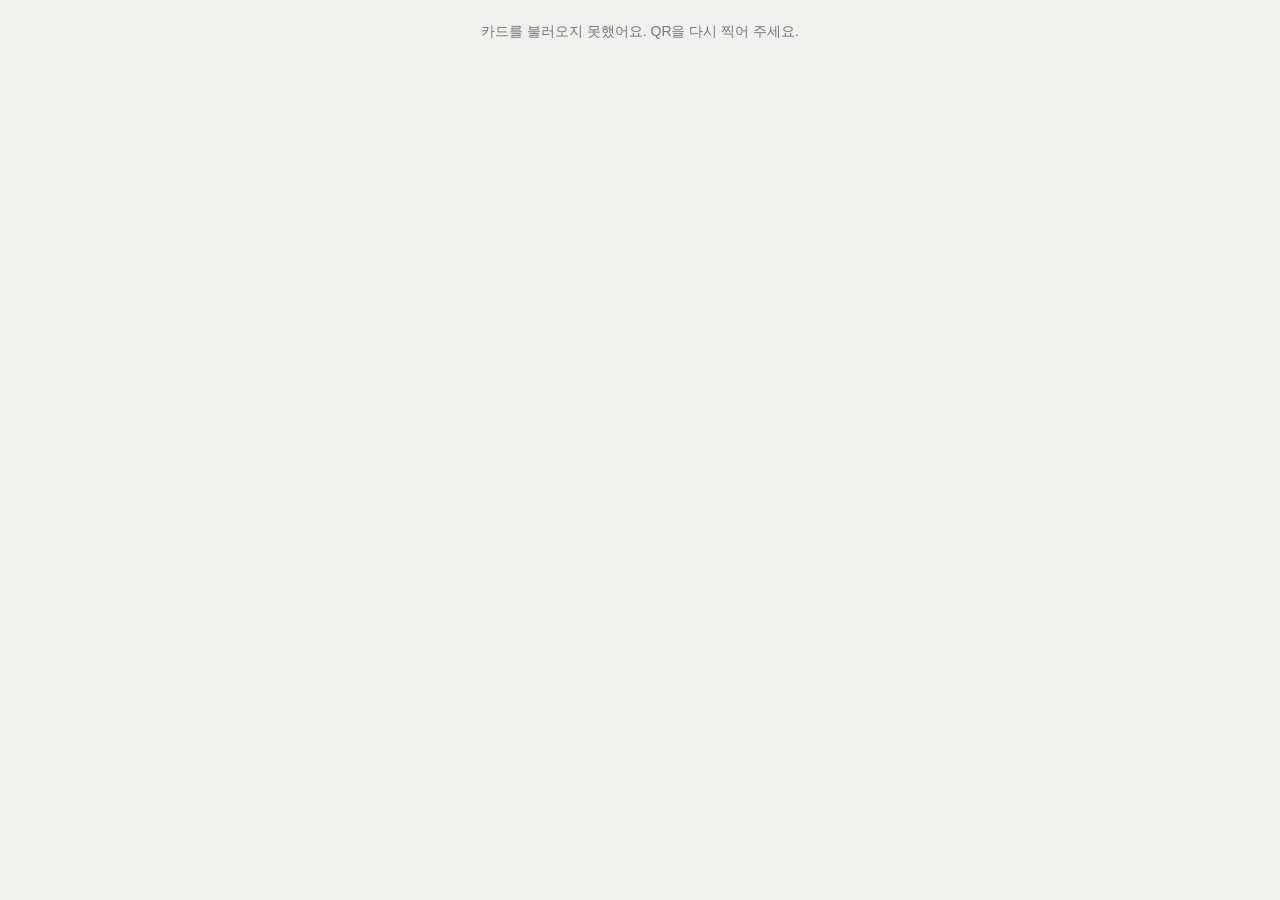
<file: card.html>
<!doctype html><html lang="ko"><meta charset="utf-8"><meta name="viewport" content="width=device-width,initial-scale=1"><title>N00 — My card</title>
<style>
*{box-sizing:border-box}body{margin:0;min-height:100svh;background:#f0f0ee;color:#141414;font-family:'Apple SD Gothic Neo','Malgun Gothic',sans-serif;display:flex;flex-direction:column;align-items:center;gap:16px;padding:20px 16px 32px}
#printer{width:100%;max-width:460px;border-top:5px solid #141414;overflow:hidden}
#card{display:block;width:100%;height:auto;animation:print 4s linear both}
@keyframes print{from{transform:translateY(-100%)}to{transform:none}}
#save,#hint{animation:settle .4s 4s both}
@keyframes settle{from{opacity:0}to{opacity:1}}
@media(prefers-reduced-motion:reduce){#card,#save,#hint{animation:none}}
#save{width:100%;max-width:460px;min-height:60px;border:0;background:#C21F1A;color:#fff;font:inherit;font-size:18px;cursor:pointer}
#save[hidden],#printer[hidden],#hint:empty{display:none}
p{margin:0;font-size:14px;line-height:1.6;color:#777;text-align:center}
</style>
<div id="printer" hidden><img id="card" alt="내 N00 카드" width="1080" height="1700"></div><button id="save" type="button" hidden>이미지 저장</button><p id="hint"></p>
<script>
(async()=>{
const W=1080,H=1700,PAD=130,EDGE=60,RADIUS=34,NOTCH=23,TEAR=700,FONT="'Apple SD Gothic Neo','Malgun Gothic',sans-serif";
const hint=document.querySelector('#hint'),printer=document.querySelector('#printer'),card=document.querySelector('#card'),save=document.querySelector('#save');
function read(){const raw=new URLSearchParams(location.search).get('c').replace(/-/g,'+').replace(/_/g,'/');const bytes=Uint8Array.from(atob(raw),c=>c.charCodeAt(0)),value=JSON.parse(new TextDecoder().decode(bytes));if(typeof value.t!=='string')throw Error('Invalid card');return value}
const load=src=>new Promise(resolve=>{const image=new Image();image.onload=()=>resolve(image);image.onerror=()=>resolve(null);image.src=src});
function wrap(g,value,x,y,width,line,max){let row='',rows=[];for(const c of String(value||'')){if(g.measureText(row+c).width>width){rows.push(row);row=c}else row+=c}if(row)rows.push(row);rows=rows.slice(0,max);rows.forEach((r,i)=>g.fillText(r,x,y+i*line));return y+rows.length*line}
// Same coupon as the lab card; drawn on an opaque ground so the notches survive apps that flatten transparency.
function sheet(g){const L=EDGE,R=W-EDGE,T=EDGE,B=H-EDGE;g.beginPath();g.moveTo(L+RADIUS,T);g.arcTo(R,T,R,TEAR,RADIUS);g.arc(R,TEAR,NOTCH,-Math.PI/2,Math.PI/2,true);g.arcTo(R,B,L,B,RADIUS);g.arcTo(L,B,L,TEAR,RADIUS);g.arc(L,TEAR,NOTCH,Math.PI/2,-Math.PI/2,true);g.arcTo(L,T,R,T,RADIUS);g.closePath()}
function label(g,value,x,y){g.font=`30px ${FONT}`;g.fillStyle='#999';g.fillText(value,x,y)}
try{
 const c=read(),canvas=document.createElement('canvas');canvas.width=W;canvas.height=H;const g=canvas.getContext('2d');
 g.fillStyle='#f0f0ee';g.fillRect(0,0,W,H);g.save();g.shadowColor='#00000014';g.shadowBlur=34;g.shadowOffsetY=18;g.fillStyle='#fff';sheet(g);g.fill();g.restore();g.textBaseline='top';
 // Only this site's own images may appear on the card.
 const product=/^assets\/[\w./-]+$/.test(c.i||'')?await load(c.i):null;
 if(product){const boxW=W-PAD*2,boxH=540,w=c.r?product.naturalHeight:product.naturalWidth,h=c.r?product.naturalWidth:product.naturalHeight,scale=Math.min(boxW/w,boxH/h);g.save();g.globalCompositeOperation='multiply';g.translate(W/2,400);if(c.r)g.rotate(Math.PI/2);g.drawImage(product,-product.naturalWidth*scale/2,-product.naturalHeight*scale/2,product.naturalWidth*scale,product.naturalHeight*scale);g.restore()}
 g.strokeStyle='#bdbbb4';g.lineWidth=2;g.setLineDash([5,5]);g.beginPath();g.moveTo(EDGE+NOTCH,TEAR);g.lineTo(W-EDGE-NOTCH,TEAR);g.stroke();g.setLineDash([]);g.font=`28px ${FONT}`;g.fillStyle='#74736e';g.fillText('N[00] / PERSONAL STUDY',PAD,750);if(c.s){g.fillStyle='#C21F1A';g.textAlign='right';g.fillText(c.s,W-PAD,750);g.textAlign='left'}
 g.font=`500 64px ${FONT}`;g.fillStyle='#141414';let y=wrap(g,c.t,PAD,805,W-PAD*2,80,2)+40;
 label(g,'내가 지지한 기획',PAD,y);g.font=`38px ${FONT}`;g.fillStyle='#333';y=wrap(g,c.d,PAD,y+46,W-PAD*2,54,2)+36;
 label(g,'내가 보탠 취향',PAD,y);g.font=`38px ${FONT}`;g.fillStyle='#333';y=wrap(g,c.k,PAD,y+46,W-PAD*2,54,2)+36;
 g.fillStyle='#aaa79d';g.fillRect(PAD,y+6,W-PAD*2,2);g.fillStyle='#77756d';g.beginPath();g.arc(PAD+22,y+7,6,0,Math.PI*2);g.fill();g.font=`30px ${FONT}`;g.fillStyle='#777';wrap(g,c.o,PAD,y+44,W-PAD*2,42,1);
 const logo=await load('assets/NOO%20LOGO_FINAL.svg');if(logo)g.drawImage(logo,PAD,H-EDGE-70-(W-PAD*2)*371.52/1920,W-PAD*2,(W-PAD*2)*371.52/1920);
 const blob=await new Promise(resolve=>canvas.toBlob(resolve,'image/png'));
 card.src=URL.createObjectURL(blob);await card.decode();printer.hidden=false;save.hidden=false;hint.textContent='저장이 안 되면 이미지를 길게 눌러 저장해 주세요.';
 save.onclick=async()=>{const file=new File([blob],'N00-my-card.png',{type:'image/png'});if(navigator.canShare?.({files:[file]})){try{await navigator.share({files:[file]})}catch{}return}const link=document.createElement('a');link.href=card.src;link.download=file.name;link.click()};
}catch{hint.textContent='카드를 불러오지 못했어요. QR을 다시 찍어 주세요.'}
})();
</script></html>
</file>
<file: flow.css>
:root{--red:#C21F1A;--muted:#858585;--line:#e7e7e7}html{scroll-behavior:auto}button,a,input{touch-action:manipulation}button{color:inherit}button:disabled{cursor:default;opacity:.3}button{border-radius:0}button img{display:block}a{color:inherit}body{font-family:'Apple SD Gothic Neo',sans-serif!important}body.app-open,body:has(dialog[open]){overflow:hidden}[hidden]{display:none!important}.plain{border:0;background:none;padding:8px 0;font-size:12px;letter-spacing:.035em}.plain:hover{color:var(--red)}.eyebrow{font-size:10px;letter-spacing:.15em;color:#777;line-height:1.6}.primary,.outline{border:1px solid var(--red);background:var(--red);color:white;min-height:48px;padding:14px 20px;font-size:14px;display:flex;justify-content:space-between;align-items:center;gap:24px;text-decoration:none}.primary:hover{background:#C21F1A}.outline{background:white;color:var(--red)}.feedback{font-size:12px;color:var(--red);min-height:16px;line-height:1.6}.skip-intro{position:fixed;right:5%;bottom:3%;z-index:8;padding:10px 15px;border:1px solid #ddd;background:#fffffff0;font-size:11px;backdrop-filter:blur(10px)}.orbit-products{position:absolute;inset:0;pointer-events:none}.orbit-products img{position:absolute;width:20vw;max-height:45vh;object-fit:contain;filter:drop-shadow(0 10px 15px #00000008)}.orbit-products img:nth-child(1){left:10%;top:8%;transform:rotate(-18deg)}.orbit-products img:nth-child(2){right:9%;top:12%;transform:rotate(24deg)}.orbit-products img:nth-child(3){right:13%;bottom:5%;transform:rotate(-12deg)}.discovery{position:relative;min-height:100svh;display:flex;flex-direction:column;justify-content:center;align-items:center;overflow:hidden;padding:8vh 5%}.discovery-word{font-size:clamp(50px,10vw,230px);font-weight:700;line-height:.9;letter-spacing:-.075em;text-align:center;color:#e7e7e7}.discovery-word em{font-weight:400;color:var(--red)}.discovery-products{height:48vh;display:flex;justify-content:center;position:relative;margin-top:-8vh}.discovery-products img{height:100%;width:23vw;max-width:400px;object-fit:contain}.discovery-products img:nth-child(2){transform:translateY(-7vh)}.discovery p{font-size:14px;color:#777}.text-link{font-size:11px;letter-spacing:.1em;text-decoration:none;border-bottom:1px solid #C21F1A;padding:15px}.categories{padding:5vh 5% 3vh;min-height:100svh}.section-top,.app-nav{display:flex;align-items:center;justify-content:space-between;gap:24px}.section-top>img,.brand img{width:108px}.section-top>span{font-size:10px;letter-spacing:.15em;color:#888}.category-heading{display:flex;justify-content:space-between;align-items:flex-end;padding:6vh 0 4vh}.category-heading h1{font-size:clamp(45px,5.7vw,125px);letter-spacing:-.07em;line-height:.88;font-weight:500;margin:0}.category-heading em{font-style:normal;color:var(--red)}.category-heading p{font-size:13px;color:#888;line-height:1.9}.category-grid{display:grid;grid-template-columns:repeat(4,1fr);border-top:1px solid var(--line);border-bottom:1px solid var(--line)}.category{position:relative;height:49vh;min-height:310px;border:0;border-right:1px solid var(--line);background:#fff;text-align:left;padding:24px;overflow:hidden}.category:last-child{border-right:0}.cat-num{position:relative;z-index:2;color:#999;font-size:11px}.cat-name{position:absolute;bottom:24px;left:24px;font-size:24px;line-height:1.2;z-index:2;letter-spacing:-.04em}.cat-name small{font-size:11px;letter-spacing:0;color:#888}.cat-arrow{position:absolute;bottom:24px;right:24px;font-size:25px;transition:transform .4s}.cat-art{position:absolute;inset:0;clip-path:inset(38% 0 25%);transition:clip-path .7s cubic-bezier(.2,.7,.2,1),background .7s;background:#fafafa}.cat-art>img{height:100%;width:100%;object-fit:contain;transition:transform .8s;transform:scale(1.08)}.face-art>img{object-fit:cover;object-position:30%}.category:hover .cat-art,.category:focus-visible .cat-art{clip-path:inset(0 0 0);background:#f2f2f2}.category:hover .cat-art>img{transform:scale(1)}.category:hover .cat-arrow{transform:translate(4px,-4px);color:#C21F1A}.category-foot{display:flex;justify-content:space-between;padding-top:24px;font-size:9px;color:#999;letter-spacing:.1em}#experience{height:100svh;background:#fff;position:fixed;inset:0;z-index:10;overflow:auto}.app-nav{height:85px;padding:0 5%;border-bottom:1px solid var(--line);background:#fff;position:sticky;top:0;z-index:3}.app-nav nav{display:flex;gap:28px}.demo-label{font-size:9px;color:#999;letter-spacing:.12em}.app-nav #wallet{font-size:13px;color:var(--red)}.view{animation:arrive .45s ease}.feed-toolbar{padding:16px 5%;display:flex;align-items:center;justify-content:space-between;font-size:10px;letter-spacing:.1em;color:#888}.feed-layout{display:grid;grid-template-columns:minmax(190px,1fr) minmax(270px,1.65fr) minmax(210px,1fr);gap:4.5vw;padding:8px 5% 25px;max-width:2200px;margin:auto}.project-info,.purchase{padding-top:28px}.project-info h1{font-size:clamp(24px,2.5vw,55px);line-height:1.15;letter-spacing:-.055em;margin:18px 0}.project-info>p{font-size:12px;line-height:1.9;color:#777;max-width:320px}.detail-button{margin:20px 0 10px;width:100%;display:flex;justify-content:space-between;border:0;border-top:1px solid var(--line);border-bottom:1px solid var(--line);background:#fff;padding:15px 0;font-size:12px}#project-details{font-size:12px;line-height:1.9;color:#777;padding:8px 0 18px}.progress-info{margin-top:30px}.rate{color:var(--red);line-height:1;margin:15px 0}.rate strong{font-size:clamp(45px,5vw,110px);font-weight:500;letter-spacing:-.07em}.rate>span{font-size:24px;margin-left:6px}.fund-meter{height:2px;background:#eee;margin:20px 0}.fund-meter i{height:100%;display:block;background:#C21F1A;transition:width .8s}.data-row{display:flex;justify-content:space-between;gap:15px;font-size:11px;padding:8px 0;color:#888}.data-row strong{color:#222;font-weight:500}.maker{border-top:1px solid var(--line);padding-top:20px;margin-top:25px;display:flex;gap:12px;align-items:center;font-size:14px}.maker small{display:block;font-size:10px;color:#999;margin-top:6px}.maker-mark{font-style:italic;color:#C21F1A;font-weight:bold;border:1px solid #eee;width:40px;height:40px;display:grid;place-items:center}.media-stage{height:calc(100svh - 200px);min-height:440px;max-height:1050px;background:var(--tint,#eee);position:relative;overflow:hidden;isolation:isolate}.media-face{position:absolute;inset:0;overflow:hidden}.media-face img{position:absolute;height:100%;width:300%;object-fit:cover;left:0;transform:translateX(var(--face-offset,-33.333%)) scale(1.02);animation:portrait-drift 12s ease-in-out infinite alternate}.media-product{position:absolute;bottom:-4%;right:-10%;width:68%;height:67%;object-fit:contain;filter:drop-shadow(0 15px 10px #00000010);transition:width .7s,height .7s,right .7s;animation:product-float 7s ease-in-out infinite alternate}.media-stage.product-mode .media-face{opacity:0}.media-stage.product-mode .media-product{width:100%;height:95%;right:0;bottom:0}.media-stage.paused img{animation-play-state:paused}.media-top,.media-bottom{position:absolute;left:6%;right:6%;z-index:2}.media-top{top:4%;display:flex;justify-content:space-between;align-items:center;font-size:10px;letter-spacing:.1em}.media-top button{background:#ffffffbb;border:0;width:32px;height:32px;font-size:13px}.media-bottom{bottom:4%;color:#fff}.media-bottom:before{content:'';position:absolute;inset:-110px -15vw -50px;background:linear-gradient(transparent,#0005);z-index:-1;pointer-events:none}#media-caption{font-size:clamp(24px,3vw,60px);line-height:1;letter-spacing:-.05em;display:block;max-width:85%}.media-tabs{display:flex;gap:8px;margin-top:25px}.media-tabs button{background:transparent;color:white;border:0;border-top:2px solid #ffffff55;width:38px;padding:9px 0;font-size:10px}.media-tabs button[aria-pressed=true]{border-color:white}.media-footer{display:flex;justify-content:space-between;align-items:center;margin-top:12px;font-size:9px;letter-spacing:.12em;color:#999}.media-footer button{border:1px solid #ddd;background:white;padding:9px 16px;font-size:16px;margin-left:5px}.edition{font-size:12px;margin:16px 0 35px;color:#666}.purchase fieldset{padding:0;border:0;margin:0}.purchase legend{font-size:10px;letter-spacing:.08em;margin-bottom:16px;color:#888}#option-list{display:flex;flex-direction:column;gap:8px}.option{display:flex;gap:12px;align-items:center;position:relative;cursor:pointer;padding:13px;border:1px solid #e5e5e5;font-size:12px}.option:has(input:checked){border-color:#222;background:#fafafa}.option input{accent-color:#C21F1A;margin:0}.swatch{width:14px;height:14px;border-radius:50%;background:var(--swatch);border:1px solid #0001}.option small{margin-left:auto;color:#999;font-size:10px}.quantity-row{display:flex;align-items:center;justify-content:space-between;margin:26px 0;font-size:12px}.quantity-row button{border:0;background:#f6f6f6;width:30px;height:30px}.quantity-row output{display:inline-block;text-align:center;width:35px}.price-row{border-top:1px solid var(--line);padding:25px 0;display:flex;justify-content:space-between;align-items:center;font-size:11px;color:#777}.price-row strong{font-size:24px;color:#222;font-weight:500;letter-spacing:-.04em}.purchase>.primary{width:100%}.pick-button{width:100%;padding:14px;border:0;background:white;font-size:10px;letter-spacing:.1em}.pick-button[aria-pressed=true]{color:#C21F1A}.purchase-note{font-size:10px;color:#999;line-height:1.8;margin-top:12px}.mini-product{margin-top:25px;height:130px;border-top:1px solid var(--line);display:flex;align-items:center;gap:20px}.mini-product img{height:130px;width:100px}.mini-product>span{font-size:24px;line-height:.95;letter-spacing:-.05em;color:#ccc}.mini-product em{color:#C21F1A}.result-top{display:grid;grid-template-columns:1fr 1fr;gap:10%;padding:8vh 8%}.result-top h1{font-weight:500;font-size:clamp(35px,5vw,100px);letter-spacing:-.06em;line-height:1.1;margin:24px 0}.result-top p{color:#888;font-size:13px;line-height:1.8}.taste-card{border:1px solid #ddd;min-height:350px;padding:25px;display:flex;flex-direction:column;align-items:center;justify-content:space-between;gap:15px}.taste-card>span{font-size:10px;letter-spacing:.15em;align-self:flex-start}.taste-shape{width:170px;height:180px;border:1px solid #C21F1A;border-radius:32% 68% 63% 37%/51% 36% 64% 49%;background:repeating-radial-gradient(ellipse at 30% 30%,#fff 0px,#fff 7px,#ffc9c9 8px,#fff 9px);transform:rotate(-18deg)}.taste-card strong{font-size:24px;color:#C21F1A;font-weight:500}.taste-card small{font-size:10px;color:#999}.collection-heading{display:flex;justify-content:space-between;align-items:center;padding:0 8%}.collection-heading h2{font-size:20px;letter-spacing:-.04em;font-weight:500}#record-list{padding:0 8%}.record{display:grid;grid-template-columns:60px 1fr auto;gap:20px;padding:18px 0;border-top:1px solid var(--line);align-items:center}.record img{height:90px;width:60px}.record h3{font-weight:500;font-size:15px;margin:0 0 8px}.record p{font-size:11px;color:#999;margin:0}.record>strong{font-size:17px;font-weight:500}.empty{padding:40px 0;border-top:1px solid var(--line);font-size:14px;color:#888}.result-actions{display:flex;gap:16px;padding:35px 8%;flex-wrap:wrap}#result-feedback{padding:0 8%}.home-hero{position:absolute;inset:0;width:100%;height:100%;object-fit:cover}.home-copy{position:relative;padding:8vh 6%;z-index:1}.home-copy h1{font-size:clamp(45px,6vw,130px);line-height:.9;letter-spacing:-.065em;font-weight:500;color:#C21F1A;margin:20px 0 35px}.home-copy .primary{max-width:280px}.home-copy>.plain{display:block;margin-top:12px}#home-view{position:relative;min-height:calc(100svh - 85px);overflow:hidden}.home-replay{position:absolute;right:5%;bottom:5%}dialog{border:0;padding:42px;width:min(480px,90vw);max-height:90svh;overflow:auto;box-shadow:0 25px 100px #0002}dialog::backdrop{background:#0005;backdrop-filter:blur(10px)}dialog h2{font-size:34px;line-height:1.2;letter-spacing:-.05em;font-weight:500;margin:25px 0}dialog p{color:#888;font-size:12px;line-height:1.8}dialog label{display:block;font-size:11px;color:#888;margin:30px 0 10px}dialog input{width:100%;border:0;border-bottom:1px solid #aaa;padding:12px 0;font-size:22px;background:#fff;border-radius:0}dialog .primary{width:100%;margin-top:25px}dialog .dialog-cancel{display:block;margin:14px auto 0}.success-mark{display:block;color:#C21F1A;font-size:70px;line-height:1;animation:arrive .7s}#confirm-summary{border-top:1px solid #ddd;border-bottom:1px solid #ddd;padding:20px 0;font-size:14px;line-height:2}#confirm-summary strong{font-size:26px;color:#C21F1A;font-weight:500}.local-note{font-size:10px;color:#999}@keyframes portrait-drift{to{transform:translateX(var(--face-offset,-33.333%)) scale(1.065)}}@keyframes product-float{to{transform:translateY(-12px) rotate(4deg)}}@keyframes arrive{from{opacity:0;transform:translateY(12px)}to{opacity:1;transform:none}}@media(min-width:1800px){.app-nav{height:110px}.feed-layout{gap:5vw}.project-info>p,.data-row,.option,.quantity-row{font-size:16px}.eyebrow,.purchase legend{font-size:12px}.primary{min-height:60px;font-size:18px}.media-stage{height:calc(100svh - 240px)}.progress-info{margin-top:55px}.option{padding:20px}.mini-product{height:200px}.mini-product img{height:200px;width:150px}.purchase-note{font-size:13px}.detail-button{font-size:15px}.price-row strong{font-size:34px}}@media(max-width:950px){.feed-layout{gap:25px;padding-left:3%;padding-right:3%;grid-template-columns:1fr 1.5fr 1fr}.demo-label{display:none}.app-nav{padding:0 3%}.app-nav nav{gap:15px}.project-info h1{font-size:24px}.mini-product{display:none}.purchase{padding-top:20px}.media-stage{min-height:450px}.category{padding:15px}.cat-name{left:15px;font-size:20px}.category-heading{padding-top:50px}}@media(max-width:700px){.section-top>span{display:none}.category-grid{grid-template-columns:repeat(2,1fr)}.category{height:35vh;min-height:230px;border-bottom:1px solid var(--line)}.category-heading p{font-size:10px}.cat-art{clip-path:inset(15% 0 20%)}.category-foot{font-size:8px;gap:20px}.app-nav{height:70px;gap:10px}.brand img{width:75px}.app-nav nav{gap:10px}.app-nav nav button{font-size:9px}.app-nav #wallet{font-size:10px}.feed-layout{display:flex;flex-direction:column;padding:0 5% 40px;gap:30px}.media-column{order:0}.project-info{order:1;padding-top:0}.purchase{order:2}.media-stage{height:65svh;min-height:360px}.project-info h1{font-size:34px}.progress-info{margin-top:20px}.maker{display:none}.edition{margin-bottom:20px}.result-top{grid-template-columns:1fr;padding:50px 6%;gap:35px}.taste-card{min-height:300px}.result-actions .primary{width:100%}.result-actions .outline{width:100%}.record{gap:10px;grid-template-columns:40px 1fr auto}.record img{width:40px}.record>strong{font-size:13px}.record h3{font-size:13px}.home-hero{object-position:50%}.home-copy h1{font-size:48px}.discovery-products img{width:35vw}.orbit-products img{width:30vw}.skip-intro{bottom:15px;font-size:10px}.purchase-note{font-size:12px}}@media(prefers-reduced-motion:reduce){.media-face img,.media-product{animation:none}.view,.success-mark{animation:none}}

.category-transition>img{width:100%;height:100%;object-fit:contain}.category-transition:has(img[src$="hero.jpg"])>img{object-fit:cover}
.service-intro{padding:7vh 0 2vh;max-width:1500px}.service-intro h2{font-size:clamp(30px,4vw,75px);line-height:1.15;letter-spacing:-.06em;font-weight:500;margin:20px 0}.service-intro>p{font-size:14px;color:#777;line-height:1.8}.service-steps{display:grid;grid-template-columns:repeat(4,1fr);gap:24px;padding:32px 0;border-bottom:1px solid #eee}.service-steps>span{font-size:15px}.service-steps b{display:block;color:#C21F1A;font-size:12px;margin-bottom:16px}.service-steps small{display:block;color:#999;font-size:11px;line-height:1.7;margin-top:10px}.co-create{padding:20px 0;border-bottom:1px solid #eee}.co-create h3{font-size:16px;font-weight:500;line-height:1.5}.co-create p{font-size:11px;color:#888;line-height:1.7}#vote-options{display:flex;gap:8px}.vote-choice{border:1px solid #ddd;background:white;padding:10px;font-size:11px;flex:1}.vote-choice[aria-pressed=true]{color:#C21F1A;border-color:#C21F1A}.reward-note{border-top:1px solid #eee;padding:18px 0;margin-bottom:20px}.reward-note b{font-size:13px;font-weight:500}.reward-note p{font-size:11px;line-height:1.8;color:#888}.reward-note button{font-size:11px;color:#C21F1A}.mypage-heading{padding:6vh 8% 0}.mypage-heading h2{font-size:40px;font-weight:500;letter-spacing:-.05em;margin:12px 0}.mypage-heading p,.participation-notes p{color:#888;font-size:13px;line-height:1.9}.result-top{padding-top:4vh;padding-bottom:4vh;grid-template-columns:2fr 1fr}.result-top h1{font-size:clamp(26px,3vw,58px)}.taste-card{min-height:200px}.taste-shape{width:70px;height:80px}.taste-card strong{font-size:17px}.participation-notes{margin:30px 8%;padding:25px;background:#fafafa}.participation-notes h3{font-size:16px;font-weight:500}.plan-step{border-top:1px solid #eee;padding:8px 0}.plan-step h3{font-size:14px;font-weight:500}.plan-step:nth-of-type(2) h3{color:#C21F1A}#project-dialog{width:min(600px,92vw)}#project-dialog summary{cursor:pointer;font-size:13px;padding:15px 0;color:#C21F1A}.home-service-links{position:absolute;bottom:12%;left:6%;display:flex;gap:12px;flex-wrap:wrap}.home-service-links .outline{font-size:12px;background:#ffffffe0}@media(max-width:700px){.service-steps{grid-template-columns:1fr 1fr}.result-top{grid-template-columns:1fr}.home-service-links{position:relative;margin:60px 6% 20px;left:auto;bottom:auto}.mypage-heading h2{font-size:30px}}
</file>
<file: category-gallery.css>
/* Scoped category gallery, retaining N00 typography and navigation. */
#categories .category-heading{padding:6vh 0 5vh;gap:32px}
#categories .category-heading h1{font-size:clamp(36px,4.8vw,104px);line-height:1.06}
#categories .category-heading h1 br{display:none}
#categories .category-heading h1 br:after{content:' '}
#categories .category-heading h1 em{margin-left:.15em}
#categories .category-heading p{display:none}
#categories .category-grid{gap:clamp(12px,1.2vw,28px);border:0}
#categories .category{height:auto;aspect-ratio: .63;min-height:0;border:0;border-radius:18px;padding:0;background:#f4f4f3;isolation:isolate;transition:background .25s}
#categories .category-title{position:absolute;left:7%;top:5%;font-size:clamp(28px,3.5vw,72px);line-height:1;letter-spacing:-.055em;font-weight:600;color:#4b4b4b;z-index:2;pointer-events:none}
#categories .cat-num{position:absolute;right:7%;top:6%;padding:5px 12px;border-radius:50px;background:#4b4b4b;color:white;font-size:clamp(9px,.65vw,14px);z-index:2}
#categories .cat-art{inset:0;clip-path:none;background:transparent;transition:none;z-index:0}
#categories .cat-art>.category-product{position:absolute;inset:14% 10% 18%;width:80%;height:68%;object-fit:contain;transform:none;transition:opacity .3s ease}
#categories .cat-art>.category-model{position:absolute;inset:0;width:100%;height:100%;object-fit:cover;object-position:50% 35%;opacity:0;transform:none;transition:opacity .3s ease}
#categories .cat-name{left:7%;bottom:7%;font-size:clamp(16px,1.25vw,27px);letter-spacing:0;pointer-events:none}
#categories .cat-name small{font-size:clamp(11px,.85vw,18px);margin-top:6px;color:#777}
#categories .cat-arrow{right:7%;bottom:10%;font-size:24px;z-index:2;pointer-events:none}
#categories .category-editorial{position:absolute;inset:0;display:flex;align-items:center;padding:7%;font-size:clamp(25px,2.7vw,58px);line-height:1.02;letter-spacing:-.045em;color:#C21F1A}
#categories .category[data-category=all]{background:#eeeae5}
#categories .category[data-category=all] .cat-num{display:none}
#categories .category.has-model:after{content:'';position:absolute;inset:0;background:linear-gradient(0deg,#fff 0%,#ffffffec 12%,transparent 42%,#ffffff80 100%);opacity:0;transition:opacity .3s;z-index:1;pointer-events:none}
#categories .category.has-model:focus-visible .category-model,#categories .category.has-model:focus-visible:after{opacity:1}
#categories .category.has-model:focus-visible .category-product{opacity:0}
#categories .category[data-category=all].has-model .category-model{opacity:1}
#categories .category[data-category=all].has-model:after{opacity:1}
#categories .category[data-category=all].has-model .category-editorial{display:none}
@media(hover:hover){#categories .category.has-model:hover .category-model,#categories .category.has-model:hover:after{opacity:1}#categories .category.has-model:hover .category-product{opacity:0}}
@media(max-width:700px){#categories .category-grid{grid-template-columns:repeat(2,minmax(0,1fr));gap:12px}#categories .category-title{font-size:32px}#categories .category-editorial{font-size:25px}#categories .cat-num{padding:3px 6px;font-size:8px}#categories .category{border-radius:12px}#categories .category-heading h1{font-size:36px}#categories .cat-name{font-size:16px}}
@media(prefers-reduced-motion:reduce){#categories .category,#categories .category img,#categories .category:after{transition:none!important}}

/* One clear action per card; the enclosing button retains category navigation. */
#categories .category-cta{position:absolute;left:7%;right:7%;bottom:5%;z-index:3;display:flex;align-items:center;justify-content:center;gap:12px;min-height:48px;padding:14px 20px;border:1px solid #e8e8e8;border-radius:999px;background:#fff;color:#252525;font-size:clamp(12px,.9vw,18px);line-height:1.2;letter-spacing:.025em;transition:background-color .2s,color .2s,border-color .2s;pointer-events:none;}
#categories .category-cta>span{position:absolute;right:20px;}
#categories .category:hover .category-cta,#categories .category:focus-visible .category-cta{background:#C21F1A;color:#fff;border-color:#C21F1A;}
@media(max-width:700px){#categories .category-cta{min-height:42px;padding:11px 16px;font-size:12px}#categories .category-cta>span{right:14px}}

/* Keep the rotated package inside the space between the title and action. */
#categories .cat-art>.category-product{inset:auto;left:50%;top:49%;width:42%;height:47%;object-fit:contain;transform:translate(-50%,-50%) rotate(-12deg);transform-origin:center;}
#categories .category:hover .cat-art>.category-product{transform:translate(-50%,-50%) rotate(-12deg);}
</file>
<file: typography.css>
/* N00 editorial type system. Values adapted for Korean UI, not copied from the reference. */
:root{--font-reading:'Apple SD Gothic Neo','Malgun Gothic',sans-serif;--type-body:clamp(15px,.78vw,18px);--type-small:clamp(12px,.62vw,14px);--type-ui:clamp(14px,.7vw,16px);--type-title:clamp(30px,2.6vw,58px);--type-display:clamp(48px,5.4vw,112px);--tracking-title:-.025em;--reading-leading:1.7}
body{font-family:var(--font-reading)!important;line-height:1.5;letter-spacing:0;font-kerning:normal;-webkit-font-smoothing:antialiased}button,input,output,select{font-family:inherit}p{word-break:keep-all;overflow-wrap:anywhere;text-wrap:pretty}h1,h2,h3{word-break:keep-all;overflow-wrap:anywhere;text-wrap:balance}button{line-height:1.4}em{font-style:normal}
/* Large short statements and readable Korean headings have different leading. */
.category-heading h1,.home-copy h1{font-size:var(--type-display);line-height:1.08;letter-spacing:var(--tracking-title);font-weight:500}.service-intro h2{font-size:clamp(36px,3.5vw,76px);line-height:1.22;letter-spacing:-.025em;font-weight:500;max-width:14em;margin:20px 0 24px}.discovery-word{font-size:clamp(44px,8.8vw,190px);line-height:1.05;letter-spacing:-.035em}.caption,.scene-caption{font-size:clamp(17px,1.15vw,27px);line-height:1.45;letter-spacing:-.01em;font-weight:400}.turn-copy{font-size:clamp(32px,3.2vw,70px);line-height:1.12;letter-spacing:-.025em}#media-caption{font-size:clamp(30px,2.8vw,58px);line-height:1.12;letter-spacing:-.025em}.cat-name{font-size:clamp(24px,1.7vw,38px);line-height:1.25;letter-spacing:-.015em}.cat-name small{display:block;margin-top:8px;font-size:var(--type-small);line-height:1.6;letter-spacing:0}
/* Introductory copy stays one readable column, rather than spanning the screen. */
.service-intro>p{font-size:clamp(17px,1vw,22px);line-height:1.65;max-width:32em;color:#646464}.category-heading p{font-size:var(--type-body);line-height:var(--reading-leading);max-width:26em}.service-steps{gap:clamp(24px,3vw,64px);padding:36px 0 40px}.service-steps>span{font-size:clamp(17px,1vw,22px);line-height:1.45;font-weight:500;letter-spacing:-.01em}.service-steps b{font-size:var(--type-small);line-height:1.4;letter-spacing:.06em;margin-bottom:12px;font-weight:400}.service-steps small{font-size:var(--type-ui);line-height:1.65;max-width:19em;font-weight:400;color:#777;margin-top:10px}.discovery p{font-size:var(--type-body);line-height:1.7;max-width:30em;text-align:center}
/* Project hierarchy: title > premise > supporting details > labels. */
.project-info h1{font-size:var(--type-title);line-height:1.25;letter-spacing:-.025em;font-weight:500;max-width:11em;margin:18px 0 22px}.project-info>p{font-size:var(--type-body);line-height:1.7;max-width:27em;color:#656565}.detail-button{font-size:var(--type-ui);line-height:1.5;padding:17px 0;margin-top:28px}#project-details{font-size:var(--type-body);line-height:1.8;max-width:30em;padding:12px 0 24px;color:#656565}.co-create h3{font-size:clamp(18px,1vw,23px);line-height:1.45;letter-spacing:-.015em;margin:12px 0}.co-create p{font-size:var(--type-ui);line-height:1.7;max-width:27em;color:#737373}.vote-choice{font-size:var(--type-ui);line-height:1.5;padding:12px 10px;word-break:keep-all}.eyebrow{font-size:var(--type-small);line-height:1.5;letter-spacing:.075em;font-weight:400}.progress-info{margin-top:32px}.rate strong{font-size:clamp(52px,4.6vw,98px);line-height:1.08;letter-spacing:-.035em;font-variant-numeric:tabular-nums}.rate>span{font-size:clamp(22px,1.5vw,32px);letter-spacing:0}.data-row{font-size:var(--type-ui);line-height:1.65;gap:14px;padding:7px 0;color:#737373}.data-row strong,.data-row>span:last-child{font-variant-numeric:tabular-nums}.maker{font-size:var(--type-body);line-height:1.4}.maker small{font-size:var(--type-small);line-height:1.6}
.edition{font-size:var(--type-small);line-height:1.5;letter-spacing:.04em;margin:14px 0 24px}.reward-note b{font-size:var(--type-body);font-weight:500;line-height:1.55}.reward-note p,.purchase-note{font-size:var(--type-ui);line-height:1.75;color:#777;max-width:29em}.reward-note button{font-size:var(--type-ui);line-height:1.5}.purchase legend{font-size:var(--type-small);line-height:1.5;letter-spacing:.035em;margin-bottom:12px}.option{font-size:var(--type-ui);line-height:1.5;padding:15px 12px;letter-spacing:0}.option small{font-size:var(--type-small)}.quantity-row{font-size:var(--type-ui);line-height:1.5}.price-row{font-size:var(--type-ui);line-height:1.5}.price-row strong{font-size:clamp(26px,1.65vw,38px);line-height:1.2;letter-spacing:-.02em;font-variant-numeric:tabular-nums}.primary,.outline{font-size:var(--type-ui);line-height:1.5;letter-spacing:0;min-height:50px}.pick-button{font-size:var(--type-small);line-height:1.5;letter-spacing:.06em;padding:16px}.mini-product>span{line-height:1.12;letter-spacing:-.015em}
.plain{font-size:var(--type-ui);line-height:1.5;letter-spacing:0}.app-nav nav .plain{font-size:var(--type-small);letter-spacing:.035em}.app-nav #wallet{font-size:var(--type-ui);font-variant-numeric:tabular-nums}.demo-label,.section-top>span,.feed-toolbar,.category-foot,.media-footer,.scene-bottom,.footer{font-size:var(--type-small);line-height:1.5;letter-spacing:.04em}.section-top>span{max-width:28em}.feed-toolbar .plain{font-size:var(--type-small)}.media-top{font-size:var(--type-small);line-height:1.5;letter-spacing:.06em}.media-tabs button{font-size:var(--type-small);line-height:1.5}.feedback,.co-create .feedback{font-size:var(--type-ui);line-height:1.65;color:var(--red)}
/* Participation first, taste record second. */
.mypage-heading h2,.result-top h1{font-size:var(--type-title);line-height:1.25;letter-spacing:-.025em;font-weight:500}.mypage-heading p,.result-top p,.participation-notes p{font-size:var(--type-body);line-height:1.75;max-width:36em}.collection-heading h2{font-size:clamp(23px,1.6vw,34px);line-height:1.35;letter-spacing:-.02em}.record h3{font-size:clamp(17px,.95vw,22px);line-height:1.5;letter-spacing:-.01em}.record p{font-size:var(--type-ui);line-height:1.7;max-width:40em}.record>strong{font-size:clamp(18px,1vw,24px);line-height:1.4;font-variant-numeric:tabular-nums;letter-spacing:0}.record .plain{font-size:var(--type-ui);margin-top:5px}.record{padding:22px 0}.taste-card strong{font-size:clamp(18px,1.1vw,24px);line-height:1.35;letter-spacing:-.01em}.taste-card>span,.taste-card small{font-size:var(--type-small);line-height:1.55;letter-spacing:.035em}.participation-notes h3{font-size:20px;line-height:1.4;font-weight:500}.empty{font-size:var(--type-body);line-height:1.7}
dialog{width:min(520px,92vw);padding:clamp(24px,3vw,48px)}dialog h2{font-size:clamp(28px,2.3vw,42px);line-height:1.3;letter-spacing:-.025em;font-weight:500;margin:22px 0}dialog p{font-size:var(--type-ui);line-height:1.8;color:#6c6c6c;max-width:32em}dialog label{font-size:var(--type-small);line-height:1.5}dialog input{font-size:20px;line-height:1.5;letter-spacing:0}#confirm-summary{font-size:var(--type-body);line-height:1.8}#confirm-summary>div+div{margin-top:6px}#confirm-summary strong{display:block;font-size:32px;line-height:1.3;margin:15px 0;font-variant-numeric:tabular-nums;letter-spacing:-.02em}#plan-title{max-width:15em}.plan-step{padding:18px 0}.plan-step h3{font-size:17px;line-height:1.5;margin:0 0 8px;letter-spacing:-.01em}.plan-step p{margin:0}#project-dialog summary{font-size:var(--type-ui);line-height:1.7}#project-dialog{max-width:40rem}
@media(max-width:700px){.service-steps{gap:28px 20px}.category-heading{gap:24px;align-items:start;flex-direction:column}.category-heading p{max-width:28em}.category-foot{flex-direction:column;gap:8px}.section-top .plain{font-size:12px}.project-info h1{font-size:32px;max-width:13em}.app-nav nav .plain{font-size:11px}.app-nav #wallet{font-size:11px}.app-nav{gap:10px;min-height:70px;height:auto;padding-top:15px;padding-bottom:15px;flex-wrap:wrap}.feed-toolbar{gap:12px;flex-wrap:wrap}.record{grid-template-columns:42px 1fr}.record>strong{grid-column:2}.record h3{font-size:17px}.home-copy h1{font-size:46px}.footer{font-size:10px}.scene-caption{max-width:85vw}.scene-bottom{font-size:10px}.home-service-links .outline{font-size:13px}.cat-name{font-size:25px}.category{min-height:270px}}

/* Use the same face for Latin, Korean and numbers throughout the interface. */
body,button,input,textarea,select,output{font-family:'Apple SD Gothic Neo','Malgun Gothic',sans-serif!important}
</file>
<file: feed-refinement.css>
/* Progressive disclosure: one question at a time. Purchase controls retain their layout. */
#feed-view .project-info{padding-top:24px;align-self:start}#feed-view .project-info>.eyebrow{font-size:11px;color:#929292;letter-spacing:.06em}#feed-view .project-info h1{font-size:clamp(28px,2.15vw,46px);line-height:1.25;max-width:10em;margin:18px 0 16px}#feed-view .project-info>p{font-size:clamp(14px,.78vw,17px);line-height:1.65;max-width:22em;margin:0;color:#787878}.quiet-status{display:flex;flex-wrap:wrap;gap:10px 22px;margin:24px 0 36px;font-size:12px;color:#8b8b8b;line-height:1.5}.quiet-status>span:first-child{color:var(--red)}.quiet-status strong{font-weight:500;font-variant-numeric:tabular-nums}.curiosity-list{border-top:1px solid #e6e6e6}.curiosity-button{display:flex;width:100%;align-items:center;gap:14px;padding:23px 0;border:0;border-bottom:1px solid #e6e6e6;background:white;text-align:left;transition:background .2s,color .2s}.curiosity-number{font-size:10px;color:#aaa;align-self:flex-start;padding-top:4px;font-variant-numeric:tabular-nums}.curiosity-copy{flex:1;min-width:0}.curiosity-copy strong{display:block;font-size:clamp(15px,.9vw,20px);font-weight:500;line-height:1.45;letter-spacing:-.015em;word-break:keep-all}.curiosity-copy small{display:block;color:#949494;font-size:12px;line-height:1.6;margin-top:5px;word-break:keep-all}.curiosity-icon{width:26px;height:26px;display:grid;place-items:center;border:1px solid #e5e5e5;border-radius:50%;font-size:16px;color:#777;flex-shrink:0;transition:color .2s,border-color .2s,transform .2s}.curiosity-button:hover .curiosity-icon,.curiosity-button:focus-visible .curiosity-icon{border-color:#C21F1A;color:#C21F1A;transform:rotate(90deg)}.curiosity-button:hover .curiosity-copy strong,.curiosity-button[aria-expanded=true] .curiosity-copy strong{color:#C21F1A}.curiosity-button[aria-expanded=true]{border-bottom-color:transparent}.curiosity-button[aria-expanded=true] .curiosity-icon{color:#C21F1A;border-color:#C21F1A}#feed-view .curiosity-content{padding:0 0 24px 24px;margin:0;border:0;border-bottom:1px solid #e6e6e6;font-size:14px;line-height:1.8;color:#737373;max-width:none}#feed-view .curiosity-content h3{font-size:16px;line-height:1.5;margin:0 0 12px}#feed-view .curiosity-content p{font-size:13px;line-height:1.75}#feed-view .curiosity-content .data-row{font-size:13px}#feed-view .curiosity-content .fund-meter{margin:5px 0 15px}#feed-view .curiosity-content .feedback{color:var(--red);margin-bottom:0}.quiet-maker{border:0;margin-top:30px;padding-top:0;color:#888;font-size:12px}.quiet-maker .maker-mark{width:28px;height:28px;font-size:14px}#feed-view .feed-toolbar{color:#999;font-size:11px}#feed-view .media-top{font-size:11px}#feed-view #media-caption{font-size:clamp(26px,2.4vw,48px);max-width:90%}@media(min-width:1800px){.curiosity-button{padding:30px 0}.curiosity-copy small,.quiet-status{font-size:14px}#feed-view .curiosity-content{font-size:17px;line-height:1.75}#feed-view .curiosity-content p,#feed-view .curiosity-content .data-row{font-size:15px}}@media(max-width:700px){#feed-view .project-info{padding-top:0}.quiet-status{margin:20px 0 24px}.curiosity-button{padding:20px 0}.curiosity-copy strong{font-size:17px}#feed-view .curiosity-content{font-size:15px}.quiet-maker{display:flex;margin-top:20px}}
/* Keep the visual headline; remove accessory slogans and their reserved spacing. */
#feed-view .project-info h1{margin-top:0}#feed-view .media-top{justify-content:flex-end}#feed-view .media-footer{justify-content:flex-end}#feed-view .reward-note{border-top:0;padding-top:0;margin-top:0;margin-bottom:24px}#feed-view .reward-note p{margin:0 0 8px}#feed-view .purchase-note{margin-top:12px}.category-foot{justify-content:flex-end}.service-intro h2{margin-top:0}.mypage-heading h2{margin-top:0}dialog h2{margin-top:0}.home-copy h1{margin-top:0}
.birth-preview{margin:36px 0 20px;border-top:1px solid #e6e6e6;border-bottom:1px solid #e6e6e6}.birth-tabs{display:flex;gap:28px;flex-wrap:wrap}.birth-tabs button{background:none;border:0;border-top:2px solid transparent;margin-top:-1px;padding:18px 0;color:#999;font-size:14px}.birth-tabs button[aria-pressed=true]{color:#C21F1A;border-color:#C21F1A}.birth-scene{display:flex;align-items:center;gap:clamp(25px,5vw,100px);min-height:250px;padding:12px 4% 30px}.birth-scene img{width:140px;height:210px;object-fit:contain;filter:grayscale(1)}.birth-scene h3{font-size:clamp(20px,1.6vw,32px);font-weight:500;letter-spacing:-.025em;margin:0 0 14px}.birth-scene p{font-size:15px;line-height:1.75;max-width:30em;color:#777}.birth-scene #birth-state{display:inline-block;margin-top:12px;font-size:12px;color:#999}.arrival-ticket{border:1px solid #e6e6e6;padding:26px;display:flex;flex-direction:column;gap:12px;position:relative;animation:arrive .6s ease}.arrival-ticket>span:first-child{font-size:12px;color:#888}.arrival-ticket>strong{font-size:30px;color:#C21F1A;font-weight:500;overflow-wrap:anywhere}.arrival-ticket>span{font-size:14px}.arrival-ticket small{font-size:12px;color:#888}.ticket-line{display:block;width:100%;height:1px;background:repeating-linear-gradient(90deg,#ddd 0 5px,transparent 5px 10px);margin:6px 0}#completion h2{margin-top:26px;font-size:28px}.next-moment{border-left:2px solid #C21F1A;padding:10px 18px;margin:25px 0;background:#fafafa}.next-moment h3{font-size:17px;font-weight:500;margin:0}.next-moment p{margin-bottom:0}@media(max-width:700px){.birth-tabs{gap:15px}.birth-tabs button{font-size:12px}.birth-scene{gap:15px;padding-left:0;padding-right:0}.birth-scene img{width:90px;height:180px}.birth-scene p{font-size:14px}.birth-scene h3{font-size:20px}}
.participation-buttons{display:grid;grid-template-columns:minmax(0,1fr) 92px;gap:8px;align-items:stretch}.participation-buttons .primary{min-width:0;gap:8px;padding:16px;white-space:normal}#maker-note-button{border:1px solid #dedede;background:#fff;display:flex;flex-direction:column;align-items:center;justify-content:center;gap:3px;padding:9px 6px;color:#373737;transition:color .2s,border-color .2s}#maker-note-button svg{width:30px;height:30px;transform:rotate(-5deg);transition:transform .2s}#maker-note-button span{font-size:11px;line-height:1.4;white-space:nowrap}#maker-note-button:hover{color:#C21F1A;border-color:#C21F1A}#maker-note-button:hover svg{transform:rotate(4deg) translateY(-2px)}#maker-note-dialog{width:min(520px,92vw);background:#fff;padding:28px 32px 32px}.note-header{display:flex;align-items:center;justify-content:space-between;color:#888;font-size:12px;margin-bottom:24px}#maker-note-dialog h2{font-size:24px;margin:0 0 20px}.note-sketch{border-top:1px solid #eee;border-bottom:1px solid #eee;display:flex;flex-direction:column;align-items:center;padding-bottom:18px;color:#C21F1A}.note-sketch svg{width:240px;max-width:100%;height:165px}.note-sketch span{font-size:12px;color:#888}#maker-note-dialog h3{font-size:21px;line-height:1.5;letter-spacing:-.025em;font-weight:500;margin:26px 0 14px}#maker-note-dialog p{font-size:15px;line-height:1.85;word-break:keep-all}.note-working{border-left:2px solid #C21F1A;padding-left:16px;margin:24px 0}.note-working>span{font-size:12px;color:#C21F1A}.note-working p{margin:8px 0}#maker-note-dialog .note-example{font-size:11px;color:#aaa;margin:16px 0}#note-back{width:100%;justify-content:center;color:#222;border-color:#ddd}@media(min-width:1800px){.participation-buttons{grid-template-columns:minmax(0,1fr) 110px}#maker-note-button span{font-size:13px}#maker-note-button svg{width:35px;height:35px}}

/* Watch first; reveal planning and funding only on intent. */
#feed-view:not(.participating) .feed-layout{display:block;max-width:760px;padding:0 88px 30px 28px}
#feed-view .media-column{position:relative;min-width:0}
#feed-view:not(.participating) .media-stage{height:calc(100svh - 300px);min-height:320px;max-height:880px;aspect-ratio:9/14;width:100%;margin:auto}
#feed-view .shortform-actions{position:absolute;right:-76px;top:38%;display:flex;flex-direction:column;gap:22px;width:68px}
.shortform-actions button{display:flex;flex-direction:column;align-items:center;gap:8px;border:0;background:white;padding:0;color:#333;cursor:pointer}
.shortform-actions svg{width:26px;height:26px;transition:transform .2s}
.shortform-actions span{font-size:11px;line-height:1.4;letter-spacing:-.02em;white-space:nowrap}
.shortform-actions button:hover svg{transform:translateY(-3px)}
.shortform-actions button[aria-pressed=true]{color:var(--red)}
#social-like[aria-pressed=true] svg{fill:var(--red)}
.shortform-entry{display:flex;align-items:center;justify-content:space-between;gap:20px;padding:20px 0 6px}
.shortform-entry>div>span{font-size:12px;color:#777}
#shortform-title{font-size:19px;font-weight:500;line-height:1.4;letter-spacing:-.025em;margin:5px 0 0}
#open-participation{font-size:14px;min-height:46px;flex-shrink:0;gap:28px;padding:12px 18px}
#feed-view .media-footer{justify-content:flex-end;margin-top:5px}
#feed-view.participating .shortform-actions{position:static;flex-direction:row;width:auto;justify-content:center;gap:26px;padding:18px 0 0}
#feed-view.participating .shortform-entry{display:none}
#feed-view.participating .media-stage{height:calc(100svh - 300px);min-height:360px}
#feed-view.participating .feed-layout{animation:arrive .35s ease}
#comments-dialog{width:min(520px,90vw)}
#comments-dialog h2{font-size:26px;margin:0}
#comments-list{max-height:32svh;overflow:auto;margin:24px 0;overflow-wrap:anywhere}
#comments-list .comment-entry{padding:15px 0;border-bottom:1px solid #eee;color:#333;white-space:pre-wrap;font-size:15px;line-height:1.65}
#comment-input{box-sizing:border-box;width:100%;resize:vertical;padding:14px;border:1px solid #ddd;background:#fafafa;font:inherit;font-size:15px;line-height:1.6;border-radius:0}
#feed-view button:focus-visible,#comments-dialog button:focus-visible{outline:2px solid var(--red);outline-offset:4px}
@media(min-width:1800px){#feed-view:not(.participating) .feed-layout{max-width:880px}.shortform-actions svg{width:30px;height:30px}.shortform-actions span{font-size:13px}#shortform-title{font-size:24px}}
@media(max-width:700px){#feed-view:not(.participating) .feed-layout{padding:0 68px 24px 16px}#feed-view .shortform-actions{right:-56px;width:50px;gap:20px;top:28%}.shortform-actions span{font-size:10px}.shortform-actions svg{width:24px;height:24px}#feed-view:not(.participating) .media-stage{height:calc(100svh - 290px);min-height:300px}.shortform-entry{align-items:stretch;flex-direction:column;gap:14px;padding-top:14px}#shortform-title{font-size:17px}#open-participation{justify-content:space-between}#feed-view.participating .shortform-actions{gap:25px}#close-participation{font-size:11px}#comments-dialog{padding:24px}#feed-view.participating .media-stage{height:50svh}}
@media(prefers-reduced-motion:reduce){#feed-view.participating .feed-layout{animation:none}.shortform-actions svg{transition:none}}

/* Both modes are always reachable; funding facts stay visible in information mode. */
.feed-toolbar .feed-modes{display:flex;gap:4px;padding:4px;background:#f4f4f4;border:1px solid #ececec;letter-spacing:0}
.feed-modes button{border:0;background:transparent;color:#777;padding:11px 22px;font-size:14px;line-height:1.3;cursor:pointer;white-space:nowrap}
.feed-modes button[aria-pressed=true]{background:white;color:var(--red);box-shadow:0 1px 4px #00000008}
#feed-view.participating #progress-toggle{display:none}
#feed-view.participating #funding-panel{margin-top:24px;padding-top:0;border-bottom:1px solid #e6e6e6;padding-bottom:20px}
@media(max-width:700px){.feed-toolbar{flex-wrap:wrap;gap:12px}.feed-toolbar .feed-modes{order:4;flex-basis:100%;justify-content:center}.feed-modes button{flex:1;padding:10px 14px}#close-participation{font-size:14px}#feed-view:not(.participating) .media-stage{height:calc(100svh - 340px)}}
.contribution-input>label{font-size:18px;letter-spacing:-.03em}.contribution-input>div:first-of-type{display:flex;align-items:center;border-bottom:1px solid #222;margin-top:12px}.contribution-input input{width:100%;min-width:0;border:0;padding:10px 0;background:white;font:inherit;font-size:32px;letter-spacing:-.04em}.amount-presets{display:flex;gap:8px;margin-top:12px}.amount-presets button{flex:1;background:white;border:1px solid #ddd;padding:9px 5px;font-size:12px;cursor:pointer}.amount-presets button:hover{border-color:var(--red);color:var(--red)}#contribution-share{font-size:13px;color:var(--red)}.contribution-track{height:3px;background:#eee;margin:12px 0 28px}.contribution-track i{display:block;background:var(--red);height:100%;min-width:0;transition:width .2s}#reward-choices{display:grid;gap:8px;margin-bottom:24px}#reward-choices button{display:grid;gap:5px;text-align:left;background:#fff;border:1px solid #ddd;padding:13px;cursor:pointer}#reward-choices button[aria-pressed=true]{border-color:var(--red);background:#fff8f7}#reward-choices strong{font-size:15px;font-weight:500}#reward-choices span{font-size:12px;color:#666;line-height:1.5}#reward-choices small{font-size:11px;color:#888}#reward-choices button:disabled{opacity:.5;cursor:default}#limited-options{display:block;margin-top:16px;font-size:13px}#limited-choice{display:block;width:100%;margin-top:8px;padding:12px;background:white;border:1px solid #ddd;font:inherit}.reward-terms{font-size:11px;line-height:1.7;color:#888;margin-top:18px}.refund-promise{font-size:13px!important;line-height:1.7!important;color:#333!important;padding:16px 0;border-top:1px solid #eee}.refund-promise span{font-size:11px;color:#777}.outcome-preview{margin:30px 8%;padding:24px 0;border-top:1px solid #eee}.outcome-preview>span{font-size:12px;color:#888}.outcome-preview h3{font-size:24px;font-weight:500;letter-spacing:-.03em}.outcome-preview p{font-size:14px;color:#777}.outcome-link{display:block;color:var(--red)}.outcome-tabs{display:flex;gap:8px;margin-top:24px}.outcome-tabs button{flex:1;background:white;border:1px solid #ddd;padding:12px}.outcome-tabs button[aria-pressed=true]{border-color:var(--red);color:var(--red)}.outcome-card{border-top:1px solid #eee;padding:16px 0}.outcome-card h3{font-size:17px;font-weight:500;margin:0}.outcome-card p{font-size:14px;line-height:1.7}#feed-view .purchase{padding-bottom:30px}
/* Compact funding controls with persistent selection summaries. */
#feed-purchase .reward-note{margin-bottom:8px}#feed-purchase #contribution-share{font-size:clamp(26px,2vw,40px);font-weight:500;letter-spacing:-.04em;font-variant-numeric:tabular-nums;line-height:1.15;margin:0 0 12px;color:var(--red)}
#feed-purchase .contribution-input>label{font-size:13px;color:#777}#feed-purchase .contribution-input>div:first-of-type{margin-top:2px}#feed-purchase .contribution-input input{font-size:28px;padding:6px 0}#amount-error:empty,#feed-feedback:empty{display:none}#feed-purchase .contribution-track{margin:12px 0 16px}#contribution-bar{transition:width .32s cubic-bezier(.22,.61,.36,1)}
.option-fold{border-top:1px solid #e5e5e5}.option-fold>summary{display:flex;align-items:center;gap:12px;cursor:pointer;list-style:none;font-size:14px;padding:15px 0;line-height:1.5}.option-fold>summary::-webkit-details-marker{display:none}.option-fold>summary span{margin-left:auto;font-size:12px;color:#777;text-align:right;max-width:60%}.option-fold>summary:after{content:'＋';color:#999;flex-shrink:0}.option-fold[open]>summary:after{content:'−'}.option-fold[open]>div,.option-fold[open]>fieldset{animation:fold-reveal .22s ease}.option-fold summary:focus-visible{outline:2px solid var(--red);outline-offset:2px}#feed-purchase #reward-choices{gap:5px;margin-bottom:12px}#reward-choices button{padding:9px 12px;gap:3px}#feed-purchase #option-list{gap:5px;margin-bottom:10px}#feed-purchase .option{padding:10px;font-size:13px}#feed-purchase #limited-options{margin:8px 0 12px}#limited-choice{padding:8px}.terms-fold{border-top:1px solid #eee;padding:10px 0;font-size:11px;color:#888}.terms-fold summary{cursor:pointer}.terms-fold .reward-terms{margin:8px 0}.compact-sr{position:absolute;width:1px;height:1px;overflow:hidden;clip-path:inset(50%)}#feed-purchase .refund-promise{padding:10px 0;margin:0;font-size:12px!important}#feed-purchase .price-row{padding:12px 0}#feed-purchase .pick-button{padding:8px}#feed-purchase .purchase-note{margin:5px 0;font-size:11px}#feed-purchase .participation-buttons button{min-height:48px}#feed-purchase #maker-note-button svg{width:28px;height:28px}#feed-purchase #maker-note-button{padding:6px}#feed-purchase .amount-presets{margin-top:8px}
@keyframes fold-reveal{from{opacity:0;transform:translateY(-4px)}to{opacity:1;transform:none}}
@media(min-width:1000px){#feed-view.participating .purchase{padding-top:8px}.option-fold[open]{max-height:none}}
@media(prefers-reduced-motion:reduce){.option-fold[open]>div,.option-fold[open]>fieldset{animation:none}#contribution-bar{transition:none}}
/* Quiet, centered segmented control. */
#feed-view .feed-toolbar{display:grid;grid-template-columns:1fr auto 1fr;align-items:center;padding:18px 5% 22px;gap:16px}
#feed-view .feed-toolbar>.plain{justify-self:start}
#feed-view .feed-modes{position:relative;isolation:isolate;display:grid;grid-template-columns:repeat(2,1fr);gap:0;width:248px;padding:4px;box-sizing:border-box;background:#efeff1;border:1px solid #e8e8eb;border-radius:999px;box-shadow:inset 0 1px 2px #00000003;letter-spacing:0}
#feed-view .feed-modes:before{content:'';position:absolute;z-index:-1;top:4px;bottom:4px;left:4px;width:calc((100% - 8px)/2);border-radius:999px;background:#fff;box-shadow:0 2px 6px #0000000d,0 0 1px #00000014;transition:transform .34s cubic-bezier(.22,.8,.24,1)}
#feed-view.participating .feed-modes:before{transform:translateX(100%)}
#feed-view .feed-modes button{position:relative;margin:0;padding:11px 12px;min-height:40px;border:0;border-radius:999px;background:transparent;box-shadow:none;color:#85858c;font-family:-apple-system,BlinkMacSystemFont,'Apple SD Gothic Neo',sans-serif;font-size:13px;font-weight:500;letter-spacing:-.02em;line-height:1.3;transition:color .2s}
#feed-view .feed-modes button[aria-pressed=true]{color:#202024;background:transparent;box-shadow:none}
#feed-view .feed-modes button:hover{color:#202024}
#feed-view .feed-modes button:focus-visible{outline:2px solid #86868b;outline-offset:2px}
@media(max-width:700px){#feed-view .feed-toolbar{grid-template-columns:1fr auto;padding:12px 5% 16px;gap:8px}#feed-view .feed-modes{order:0;width:218px;flex-basis:auto}#feed-view .feed-modes button{font-size:12px;padding:9px 10px;min-height:38px}}
@media(max-width:370px){#feed-view .feed-modes{width:190px}}
@media(prefers-reduced-motion:reduce){#feed-view .feed-modes:before,#feed-view .feed-modes button{transition:none}}
/* Clip consecutive portrait frames into one continuous vertical swipe. */
.swipe-viewport{position:relative;overflow:hidden;isolation:isolate;background:#f4f4f4}
.swipe-viewport .media-stage{will-change:transform;backface-visibility:hidden}
#media-stage{touch-action:pan-x pinch-zoom}
#feed-view:not(.participating){overscroll-behavior-y:contain}
@media(prefers-reduced-motion:reduce){.swipe-viewport .media-stage{will-change:auto}}
/* Personal archive / maker studio */
#result-view .account-shell{max-width:1280px;margin:auto;padding:44px 5% 36px}#result-view .account-hero{display:grid;grid-template-columns:1fr 280px;align-items:center;gap:50px;margin-bottom:40px}#result-view #result-name{white-space:pre-line;font-size:clamp(44px,5.8vw,82px);letter-spacing:-.065em;font-weight:500;line-height:1.04;margin:22px 0}#result-summary{font-size:14px;color:#888}.profile-pill{border:1px solid #e5e5e5;border-radius:30px;padding:9px 16px;font-size:13px;background:white;cursor:pointer}#result-view .taste-card{min-height:0;height:210px;border:0;border-radius:16px;background:#faf8f7;padding:22px;gap:10px}#result-view .taste-card>span{font-size:10px;color:#999;letter-spacing:.1em}#result-view .taste-shape{height:78px;width:78px;flex-shrink:0}#result-view .taste-card strong{font-size:20px}#result-view .taste-card small{font-size:11px}.account-tabs{display:flex;gap:30px;border-bottom:1px solid #ddd;margin-bottom:28px}.account-tabs button{border:0;background:white;color:#999;font-size:16px;padding:16px 0;border-bottom:2px solid transparent;cursor:pointer}.account-tabs button[aria-pressed=true]{border-bottom-color:#222;color:#222}.account-tabs span{font-size:12px;margin-left:8px;color:#999}#result-view .collection-heading{padding:0;margin:30px 0 18px;gap:20px}#result-view .collection-heading h2{margin:0;font-size:21px;letter-spacing:-.035em}.account-caption{font-size:12px;line-height:1.7;color:#999}.account-tabs button:focus-visible,.collection-tabs button:focus-visible{outline:2px solid var(--red);outline-offset:4px}#result-view #record-list,#creator-list{padding:0;display:grid;grid-template-columns:repeat(2,minmax(0,1fr));gap:18px;align-items:start}.project-card{border:1px solid #e7e7e7;border-radius:16px;padding:24px;background:#fff;min-width:0}.project-card-top{display:flex;align-items:center;gap:18px}.project-card-top img{width:70px;height:105px;object-fit:contain;border-radius:9px;background:#f8f8f8}.project-card h3{font-size:20px;font-weight:500;letter-spacing:-.035em;line-height:1.4;margin:10px 0}.project-card p{font-size:13px;line-height:1.7;color:#777;overflow-wrap:anywhere;white-space:pre-wrap}.project-state{font-size:10px;color:var(--red);letter-spacing:.04em}.project-stages{display:flex;list-style:none;padding:0;margin:25px 0;gap:0}.project-stages li{position:relative;display:flex;flex:1;flex-direction:column;align-items:center;gap:8px;color:#b3b3b3;font-size:11px}.project-stages li:before{content:'';height:1px;background:#e6e6e6;position:absolute;top:14px;width:100%;left:-50%;z-index:0}.project-stages li:first-child:before{display:none}.project-stages .stage-symbol{position:relative;z-index:1;display:grid;place-items:center;width:29px;height:29px;border-radius:50%;background:#f3f3f3;font-size:16px}.project-stages .reached{color:var(--red)}.project-stages .reached .stage-symbol{background:#fff0ee}.project-stages [aria-current=step] .stage-symbol{box-shadow:0 0 0 1px #C21F1A30}.project-receipts{border-top:1px solid #eee;font-size:13px}.project-receipts summary{padding:15px 0;cursor:pointer}.receipt{border-top:1px solid #f1f1f1;padding:8px 0}.receipt small{color:#999;font-size:11px}.project-card-actions{display:flex;justify-content:space-between;border-top:1px solid #eee;padding-top:9px}.project-card-actions button{font-size:12px}.collection-tabs{display:flex;gap:8px;flex-wrap:wrap;margin-bottom:18px}.collection-tabs button{border:1px solid #e5e5e5;border-radius:30px;padding:9px 16px;background:white;color:#888;font-size:12px;cursor:pointer}.collection-tabs button[aria-pressed=true]{background:#222;color:white;border-color:#222}#personal-collection{display:grid;grid-template-columns:repeat(3,minmax(0,1fr));gap:14px}.saved-card{border-radius:12px;background:#f8f8f8;padding:20px;min-width:0}.saved-card>img{width:55px;height:72px;object-fit:contain}.saved-card h3{font-size:15px;font-weight:500;line-height:1.5}.saved-card p{font-size:13px;line-height:1.7;overflow-wrap:anywhere;white-space:pre-wrap}.saved-card .plain{font-size:12px}.account-benefits{border-top:1px solid #e5e5e5;border-bottom:1px solid #e5e5e5;margin-top:28px}.account-benefits summary{font-size:14px;padding:20px 0;cursor:pointer}.account-benefits summary span{font-size:12px;color:#999;margin-left:12px}.benefit-row{padding:15px 0;border-top:1px solid #eee;font-size:13px}.benefit-row p{color:#777}.benefit-row small{color:#999}#result-view .result-actions{padding:28px 0 10px;align-items:center;gap:24px}#result-view #result-feedback{padding:0}#result-view .empty{grid-column:1/-1;padding:35px 20px;border:1px dashed #ddd;border-radius:12px;text-align:center;font-size:13px}#creator-dialog{width:min(560px,90vw)}#creator-dialog h2{font-size:27px;margin:0}#creator-dialog label{margin-top:18px}#creator-dialog input{font-size:18px}#creator-dialog textarea,#creator-dialog select{width:100%;box-sizing:border-box;border:1px solid #ddd;background:white;padding:12px;font:inherit;font-size:14px;border-radius:8px}#creator-dialog textarea{resize:vertical}#creator-list>.project-card>p{max-height:130px;overflow:auto}
@media(max-width:750px){#result-view .account-shell{padding-top:26px}#result-view .account-hero{grid-template-columns:1fr;gap:16px;margin-bottom:22px}#result-view .taste-card{height:auto;display:flex;align-items:flex-start;padding:18px}#result-view .taste-shape{display:none}#result-view #record-list,#creator-list{grid-template-columns:1fr}#personal-collection{grid-template-columns:repeat(2,minmax(0,1fr))}.account-tabs{gap:22px}.account-tabs button{font-size:14px}#result-view .collection-heading{flex-wrap:wrap}.project-card{padding:20px}#result-view .result-actions .outline{width:auto}.account-caption{font-size:11px}}
@media(max-width:400px){#personal-collection{grid-template-columns:1fr}}
/* A personal working note, in the brand's paper-white and #C21F1A. */
#maker-note-dialog{width:min(510px,90vw);padding:30px 34px;border-radius:4px 4px 22px 4px;background:#fffefa;max-height:88svh}
#maker-note-dialog .note-header>span{color:var(--red);font-size:12px}#maker-note-dialog #note-title{font-size:clamp(30px,3vw,42px);font-weight:500;line-height:1.03;letter-spacing:-.05em;margin:24px 0 12px}#maker-note-dialog .note-sketch{position:relative;height:120px;margin:0 0 16px;background:repeating-linear-gradient(transparent 0,transparent 23px,#eeeae3 24px);border:0;transform:rotate(-2deg)}#maker-note-dialog .note-sketch svg{height:120px;width:180px;color:var(--red)}#maker-note-dialog #note-sketch-label{font-size:11px;right:8px;bottom:10px}#maker-note-dialog #note-heading{font-size:21px;line-height:1.4;letter-spacing:-.03em;margin:20px 0 10px}#maker-note-dialog #note-body{font-size:14px;color:#555;line-height:1.8;margin:0 0 20px;word-break:keep-all}#maker-note-dialog .note-working{border-top:1px dashed #dcd7ce;background:transparent;padding:17px 0 0;margin:0}#maker-note-dialog .note-working>span{font-size:12px;color:#888}#maker-note-dialog #note-working-copy{font-size:15px;color:#333;margin:8px 0 12px}#note-choices{display:flex;gap:8px}#note-choices button{flex:1;border:1px solid #ddd7cf;border-radius:25px;background:transparent;padding:11px 9px;font-size:13px;cursor:pointer;transition:background .2s,transform .2s}#note-choices button:hover{transform:translateY(-2px);border-color:var(--red)}#note-choices button[aria-pressed=true]{background:#fff0ed;border-color:var(--red);color:var(--red)}#maker-note-dialog #note-feedback{font-size:12px;color:var(--red);margin:8px 0;min-height:20px}.note-signature{display:block;text-align:right;font-family:Georgia,serif;font-style:italic;color:#555;font-size:16px;margin:12px 0}#maker-note-dialog #note-back{width:100%;margin-top:12px;justify-content:center;border-radius:30px;font-size:13px;min-height:42px;padding:10px}#maker-note-dialog .note-example{font-size:10px;margin:8px 0;color:#aaa}@media(max-width:600px){#maker-note-dialog{padding:24px}#maker-note-dialog .note-sketch{height:90px}#maker-note-dialog .note-sketch svg{height:90px}}@media(prefers-reduced-motion:reduce){#note-choices button{transition:none}}

/* Minimal maker poll and profile. */
#maker-note-dialog .note-working{border:0;padding:8px 0 0;margin:0}
#maker-note-dialog #note-working-copy{font-size:15px;font-weight:500;letter-spacing:-.025em;margin:0 0 12px}
#note-choices{gap:8px;padding:4px;background:#f2f1ee;border-radius:14px}
#note-choices button{border:1px solid transparent;border-radius:10px;padding:12px 10px;background:transparent;color:#777;font-size:13px;transition:background .2s,color .2s,box-shadow .2s}
#note-choices button:hover{transform:none;border-color:transparent;background:#ffffff80;color:#222}
#note-choices button[aria-pressed=true]{background:white;border-color:transparent;color:var(--red);box-shadow:0 2px 8px #00000008}
#note-choices button:focus-visible{outline:2px solid var(--red);outline-offset:2px}
.note-maker-profile{display:flex;align-items:center;gap:10px;margin:18px 0 12px;padding-top:16px;border-top:1px solid #eeece7}
.note-avatar{display:grid;place-items:center;width:34px;height:34px;border-radius:50%;background:#f0efeb;color:#222;font-size:16px;font-style:italic}
.note-maker-profile strong{font-size:13px;font-weight:500;letter-spacing:-.02em}
@media(prefers-reduced-motion:reduce){#note-choices button{transition:none}}

.funding-live{display:inline-flex;align-items:center;gap:7px;padding:6px 10px;border:1px solid #C21F1A20;border-radius:5px;background:#fff3f1;color:var(--red);font-size:11px;font-weight:500;line-height:1.3;letter-spacing:.01em}.funding-live i{display:block;width:6px;height:6px;border-radius:50%;background:currentColor}#feed-purchase .reward-note:has(.funding-live){margin-bottom:16px}
/* Understated status, integrated into the contribution header. */
#feed-purchase .reward-note:has(.funding-live){margin:0 0 10px;padding:0;line-height:1}
#feed-purchase .funding-live{gap:5px;padding:0;border:0;border-radius:0;background:none;box-shadow:none;color:#8e8e93;font-family:-apple-system,BlinkMacSystemFont,'Apple SD Gothic Neo',sans-serif;font-size:11px;font-weight:400;letter-spacing:-.02em;line-height:1.4}
#feed-purchase .funding-live i{width:5px;height:5px;background:var(--red);flex-shrink:0}
/* Participation review as a clean receipt. */
#fund-dialog{position:fixed;width:min(460px,90vw);padding:38px 32px 28px;background:#fff;border-radius:16px;box-sizing:border-box}
.receipt-close{position:absolute;right:14px;top:14px;width:32px;height:32px;display:grid;place-items:center;border:0;border-radius:50%;background:#f3f3f5;color:#777;cursor:pointer}.receipt-close:hover{background:#e9e9ed;color:#222}.receipt-close:focus-visible{outline:2px solid var(--red);outline-offset:3px}
.receipt-heading{text-align:center;padding:0 0 24px}.receipt-heading>span{font-size:13px;font-weight:600;letter-spacing:-.04em}#fund-dialog .receipt-heading h2{font-size:40px;letter-spacing:.06em;font-weight:500;line-height:1;margin:18px 0 10px}#fund-dialog .receipt-heading p{font-size:11px;color:#999;margin:0}
#fund-dialog #confirm-summary{border-top:1px dashed #d5d5d5;border-bottom:1px dashed #d5d5d5;padding:20px 0 16px;line-height:1.5}.receipt-product{font-size:19px;font-weight:500;letter-spacing:-.03em;margin:0 0 20px}.receipt-row{display:flex;justify-content:space-between;align-items:baseline;gap:24px;margin:11px 0;font-size:12px}.receipt-row>span:first-child{color:#999;flex-shrink:0}.receipt-row>span:last-child{text-align:right;overflow-wrap:anywhere}.receipt-total{display:flex;justify-content:space-between;align-items:center;gap:18px;border-top:1px dashed #ddd;margin-top:22px;padding-top:20px}.receipt-total>span{font-size:11px;letter-spacing:.12em}#confirm-summary .receipt-total strong{font-size:30px;color:#222;letter-spacing:-.04em;font-variant-numeric:tabular-nums}#fund-dialog .receipt-balance{font-size:11px;text-align:right;color:#999;margin:8px 0 0}#fund-dialog #confirmation>.refund-promise{border:0;padding:12px 0 0;margin:0;font-size:11px!important}#fund-dialog #confirmation>p:not(.refund-promise){font-size:10px;line-height:1.7;margin:8px 0 0;color:#999}#fund-dialog #confirm-fund{border-radius:10px;font-size:14px;margin-top:20px;justify-content:center}
@media(max-width:480px){#fund-dialog{padding:36px 22px 24px}.receipt-row{gap:14px}}

/* Reference-inspired receipt layout, retaining the N00 typeface. */
#fund-dialog{width:min(440px,92vw);padding:40px 30px 32px;border-radius:0;background:#fafaf8;font-family:var(--font-reading);max-height:92svh;clip-path:polygon(0% 0px, 2% 7px, 4% 0px, 6% 7px, 8% 0px, 10% 7px, 12% 0px, 14% 7px, 16% 0px, 18% 7px, 20% 0px, 22% 7px, 24% 0px, 26% 7px, 28% 0px, 30% 7px, 32% 0px, 34% 7px, 36% 0px, 38% 7px, 40% 0px, 42% 7px, 44% 0px, 46% 7px, 48% 0px, 50% 7px, 52% 0px, 54% 7px, 56% 0px, 58% 7px, 60% 0px, 62% 7px, 64% 0px, 66% 7px, 68% 0px, 70% 7px, 72% 0px, 74% 7px, 76% 0px, 78% 7px, 80% 0px, 82% 7px, 84% 0px, 86% 7px, 88% 0px, 90% 7px, 92% 0px, 94% 7px, 96% 0px, 98% 7px, 100% 0px, 100% 100%, 98% calc(100% - 7px), 96% 100%, 94% calc(100% - 7px), 92% 100%, 90% calc(100% - 7px), 88% 100%, 86% calc(100% - 7px), 84% 100%, 82% calc(100% - 7px), 80% 100%, 78% calc(100% - 7px), 76% 100%, 74% calc(100% - 7px), 72% 100%, 70% calc(100% - 7px), 68% 100%, 66% calc(100% - 7px), 64% 100%, 62% calc(100% - 7px), 60% 100%, 58% calc(100% - 7px), 56% 100%, 54% calc(100% - 7px), 52% 100%, 50% calc(100% - 7px), 48% 100%, 46% calc(100% - 7px), 44% 100%, 42% calc(100% - 7px), 40% 100%, 38% calc(100% - 7px), 36% 100%, 34% calc(100% - 7px), 32% 100%, 30% calc(100% - 7px), 28% 100%, 26% calc(100% - 7px), 24% 100%, 22% calc(100% - 7px), 20% 100%, 18% calc(100% - 7px), 16% 100%, 14% calc(100% - 7px), 12% 100%, 10% calc(100% - 7px), 8% 100%, 6% calc(100% - 7px), 4% 100%, 2% calc(100% - 7px), 0% 100%)}
#fund-dialog .receipt-close{top:17px;right:14px;background:transparent;color:#777}
#fund-dialog .receipt-heading{padding:10px 0 24px}
#fund-dialog .receipt-heading>span{font-size:12px;letter-spacing:.025em;font-weight:500}
#fund-dialog .receipt-heading h2{font-family:var(--font-reading);font-size:44px;line-height:1;letter-spacing:-.045em;margin:14px 0 10px}
#fund-dialog .receipt-heading p{font-size:11px;color:#777}
#fund-dialog #confirm-summary{border:0;padding:0;line-height:1.5}
.receipt-meta{padding:0 0 18px}.receipt-meta .receipt-row{margin:0 0 5px;font-size:13px}.receipt-meta .receipt-row>span:first-child{color:#222;letter-spacing:.06em}.receipt-date{display:block;font-size:12px;color:#777;font-variant-numeric:tabular-nums}
#fund-dialog .receipt-product{font-size:18px;line-height:1.4;margin:0 0 5px}#fund-dialog .receipt-tier{font-size:12px;color:#777;margin:0 0 20px}
.receipt-items{width:100%;border-collapse:collapse;table-layout:fixed;font-size:12px}.receipt-items th{font-size:10px;font-weight:500;letter-spacing:.03em;text-align:left;padding:0 0 10px;border-bottom:1px dashed #999}.receipt-items th:first-child{width:12%}.receipt-items th:last-child{width:39%;text-align:right}.receipt-items td{padding:8px 0;vertical-align:top;overflow-wrap:anywhere;line-height:1.5}.receipt-items td:first-child{color:#777;font-variant-numeric:tabular-nums}.receipt-items td:last-child{text-align:right}.receipt-items tbody tr:first-child td{padding-top:15px}.receipt-items tbody tr:last-child td{padding-bottom:15px}
#fund-dialog .receipt-contribution{border-top:1px dashed #aaa;padding-top:12px;margin:0;font-size:12px}
#fund-dialog .receipt-total{border-top:0;border-bottom:1px dashed #999;margin-top:0;padding:15px 0}.receipt-total>span{font-size:23px;letter-spacing:-.03em}#fund-dialog .receipt-total strong{font-size:28px;font-weight:500;letter-spacing:-.04em}
#fund-dialog .receipt-balance{font-size:10px;margin:8px 0 0}#fund-dialog #confirmation>.refund-promise{font-size:10px!important;padding-top:14px;text-align:center}#fund-dialog #confirmation>p:not(.refund-promise){text-align:center;font-size:10px;line-height:1.65}
#fund-dialog #confirm-fund{border-radius:2px;background:#222;border-color:#222;margin-top:20px;min-height:44px}#fund-dialog #confirm-fund:hover{background:#444}
@media(max-width:480px){#fund-dialog{padding:36px 22px 26px}#fund-dialog .receipt-heading h2{font-size:38px}.receipt-items{font-size:11px}.receipt-items th{font-size:9px}}
#taste-dialog{width:min(980px,94vw);max-height:94svh;padding:28px 36px;border-radius:18px;background:#fff} .taste-nav{display:flex;justify-content:space-between;align-items:center;font-size:12px;letter-spacing:.06em}.taste-nav button{border:0;background:#f4f4f4;border-radius:50%;width:32px;height:32px;font-size:22px}.taste-lab-head{display:flex;align-items:center;justify-content:space-between;gap:24px}.taste-lab-head h2{font-size:36px;letter-spacing:-.045em}.lab-layout{display:grid;grid-template-columns:1.15fr 1fr;gap:40px;align-items:center}.lab-visual{position:relative;min-height:360px;overflow:hidden;background:radial-gradient(ellipse at 50% 40%,#fff 0,#f3f0f2 65%,#e9e6e9 100%);border-radius:12px;perspective:800px}.lab-visual>p{position:absolute;bottom:12px;width:100%;text-align:center;font-size:9px!important;color:#999}.lab-material{position:absolute;top:22%;left:24%;width:52%;height:52%;border-radius:44% 56% 38% 62%/55% 35% 65% 45%;background:radial-gradient(circle at 30% 25%,#fff 0,#ffffffaa 12%,#e5b6ca 40%,#b57998 72%,#633d60);box-shadow:inset -20px -25px 35px #633d6044,inset 8px 8px 16px #fff,15px 35px 30px #63435622;animation:lab-float 5s ease-in-out infinite alternate;transition:background .7s,border-radius .7s,transform .7s,filter .7s,opacity .7s}.lab-visual[data-product=blue] .lab-material{filter:hue-rotate(90deg)}.lab-visual[data-product=amber] .lab-material{filter:hue-rotate(45deg) sepia(.5);border-radius:50%;opacity:.75}.lab-visual[data-first="1"] .lab-material{background:radial-gradient(circle at 30% 20%,#fff 0,#fff5 10%,transparent 30%),repeating-conic-gradient(from 20deg,#e9b5d3,#f6eada 12deg,#a9cee0 24deg,#e9b5d3 36deg);box-shadow:inset -18px -25px 40px #4f294766,0 25px 35px #72506622}.lab-visual[data-second="1"] .lab-material{filter:saturate(1.9);opacity:1}.lab-visual[data-third="1"] .lab-material{border-radius:45%;scale:1.12 .86}.lab-orbit{position:absolute;width:70%;height:18%;border:1px solid #ffffffaa;border-radius:50%;top:55%;left:15%;transform:rotate(-20deg)}.lab-product{position:absolute;inset:12% 18%;opacity:0;transform:translateY(30px) rotate(-8deg);transition:opacity .8s,transform .8s;filter:drop-shadow(12px 20px 15px #0002)}.lab-product img{width:100%;height:100%;object-fit:contain}.lab-product>span{position:absolute;left:0;right:0;bottom:12%;text-align:center;font-size:12px;letter-spacing:.1em}.lab-visual.finalized .lab-material{opacity:.18;scale:1.4}.lab-visual.finalized .lab-product{opacity:1;transform:translateY(0) rotate(-8deg)}.lab-visual.finalized[data-second="1"] .lab-product{filter:drop-shadow(12px 20px 15px #0002) saturate(1.6)}.lab-visual.finalized[data-first="1"] .lab-product:after{content:'';position:absolute;inset:0;background:linear-gradient(115deg,transparent 30%,#fff8 45%,transparent 60%);mix-blend-mode:screen;pointer-events:none}.lab-visual.finalized[data-third="1"] .lab-product{transform:scaleX(1.1) rotate(5deg)}#lab-step{font-size:11px;color:#999}.lab-controls h3{font-size:24px;font-weight:500;letter-spacing:-.03em}#lab-options{display:grid;gap:10px}.lab-choice{padding:18px;text-align:left;background:#fff;border:1px solid #ddd;font-size:19px;letter-spacing:-.03em;border-radius:10px;cursor:pointer}.lab-choice[aria-pressed=true]{color:var(--red);border-color:var(--red);background:#fff5f3}#lab-history{display:flex;flex-wrap:wrap;gap:6px;min-height:36px;margin:24px 0}.lab-chip{border:0;background:#f2f2f2;border-radius:20px;font-size:10px;padding:8px 12px;cursor:pointer}.lab-navigation{display:flex;justify-content:space-between;gap:20px}.lab-navigation .primary{border-radius:8px;font-size:13px}#taste-artifact{max-width:460px;margin:24px auto;padding:25px;background:#fafaf8;border-top:1px dashed #ccc;border-bottom:1px dashed #ccc}#taste-artifact header>span{font-size:10px;letter-spacing:.06em}#taste-artifact h2{font-size:34px;line-height:1.05;letter-spacing:-.05em;margin:20px 0}#result-object{min-height:0;background:none}#result-object>.lab-visual{height:300px;min-height:300px}#concept-name{font-size:20px;font-weight:500;margin-bottom:10px}#concept-keywords{font-size:13px;color:var(--red);letter-spacing:.03em}#concept-owner{font-size:11px;color:#777;margin:16px 0}.concept-divider{border-top:1px dashed #ccc;margin:16px 0}#concept-reward,#concept-amount{font-size:13px;color:#333}.concept-disclaimer{font-size:10px!important;color:#999!important;line-height:1.6!important}.concept-actions{display:flex;justify-content:center;gap:12px;flex-wrap:wrap}.concept-actions .primary,.concept-actions .outline{font-size:12px;border-radius:8px}.receipt-concept{text-align:center;background:#f3eef0;margin-bottom:18px;padding:16px}.receipt-concept img{height:150px;width:100%;object-fit:contain}.receipt-concept p{font-size:11px!important;color:var(--red)!important}#taste-print-root{display:none}@keyframes lab-float{from{transform:rotate(-8deg) translateY(0)}to{transform:rotate(9deg) translateY(-12px)}}@media(max-width:700px){#taste-dialog{padding:22px}.taste-lab-head{display:block}.taste-lab-head h2{font-size:28px;margin-bottom:8px}.lab-layout{grid-template-columns:1fr;gap:20px}.lab-visual{min-height:230px}.lab-controls h3{margin:10px 0}#lab-options{grid-template-columns:1fr 1fr}.lab-choice{font-size:16px;padding:14px}#lab-history{margin:14px 0}}@media(prefers-reduced-motion:reduce){.lab-material{animation:none}.lab-material,.lab-product{transition:none}}
@media print{@page{size:A4;margin:14mm}body>*{display:none!important}body>#taste-print-root{display:block!important}body,html{overflow:visible!important;height:auto!important;background:white!important}#taste-print-root{color:#222;font-family:var(--font-reading);max-width:150mm;margin:auto}#taste-print-root>div{padding:10mm;border-top:1px dashed #888;border-bottom:1px dashed #888}#taste-print-root h2{font-size:30px;line-height:1.1}#taste-print-root .lab-visual{min-height:65mm;height:65mm;print-color-adjust:exact;-webkit-print-color-adjust:exact}#taste-print-root .lab-visual>.lab-visual{height:65mm}#taste-print-root .lab-material{animation:none}#taste-print-root p{font-size:12px}#taste-print-root .lab-visual>p{font-size:9px}dialog{display:none!important}}
/* Funding hierarchy: achievement, money, time; tastes on demand. */
#feed-view #feed-planning{padding-top:12px}#feed-view #feed-planning h1{font-size:clamp(25px,2vw,40px);margin:0 0 12px;line-height:1.25}#feed-view #feed-planning>p{font-size:13px;line-height:1.6;max-width:21em}
.funding-overview{margin-top:38px}.funding-achievement{display:flex;align-items:baseline;gap:8px;color:var(--red)}.funding-achievement strong{font-size:clamp(54px,5.1vw,88px);line-height:1;font-weight:500;letter-spacing:-.065em;font-variant-numeric:tabular-nums}.funding-achievement>span{font-size:14px;white-space:nowrap}
#feed-view.participating #funding-panel{margin:18px 0 0;padding:0;border:0}#funding-panel .fund-meter{margin:0 0 16px;height:3px}.overview-amount{display:flex;flex-direction:column;gap:5px}.overview-amount>strong{font-size:20px;font-weight:500;letter-spacing:-.03em;font-variant-numeric:tabular-nums}.overview-amount>span{font-size:11px;color:#999}.overview-bottom{display:flex;justify-content:space-between;align-items:flex-end;gap:20px;margin-top:28px}.deadline,.overview-people{display:flex;flex-direction:column;gap:7px}.deadline strong{font-size:30px;line-height:1.1;font-weight:500;letter-spacing:-.04em}.deadline>span,.overview-people>span{font-size:11px;color:#999}.overview-people{text-align:right}.overview-people strong{font-size:17px;font-weight:500}
.participant-tastes{border-top:1px solid #e9e9e9;margin-top:32px}.participant-tastes>summary{list-style:none;display:flex;justify-content:space-between;padding:16px 0;cursor:pointer;font-size:12px;color:#777}.participant-tastes>summary::-webkit-details-marker{display:none}.participant-tastes>summary>span{transition:transform .2s}.participant-tastes[open]>summary>span{transform:rotate(45deg)}.participant-tastes summary:focus-visible{outline:2px solid var(--red);outline-offset:3px}#participant-taste-content{padding-bottom:8px;max-height:280px;overflow:auto}.taste-sample,.taste-empty{font-size:11px;line-height:1.6;color:#999;margin:0 0 16px}.taste-distribution{margin:18px 0}.taste-distribution h4{font-size:12px;font-weight:500;margin:0 0 12px}.taste-distribution-label{display:flex;justify-content:space-between;font-size:10px;color:#777}.taste-distribution-track{height:3px;background:#eee;margin:6px 0 12px}.taste-distribution-track i{display:block;height:100%;background:#e89790}#feed-planning .quiet-maker{margin-top:14px;padding-top:0}
@media(max-width:950px){.funding-achievement strong{font-size:52px}.funding-achievement>span{font-size:11px}.overview-amount>strong{font-size:18px}.overview-bottom{gap:12px}}
@media(max-width:700px){.funding-overview{margin-top:24px}.funding-achievement strong{font-size:64px}.overview-bottom{margin-top:22px}.participant-tastes{margin-top:24px}}
@media(prefers-reduced-motion:reduce){.participant-tastes>summary>span{transition:none}}
/* Quiet paired statistic tiles. */
#funding-panel .overview-bottom{display:grid;grid-template-columns:repeat(2,minmax(0,1fr));align-items:stretch;gap:10px;margin-top:24px}
#funding-panel .deadline,#funding-panel .overview-people{box-sizing:border-box;min-width:0;min-height:106px;padding:19px 18px 17px;border-radius:16px;background:#f5f5f7;border:1px solid #00000003;display:flex;flex-direction:column;justify-content:space-between;align-items:flex-start;gap:10px;text-align:left}
#funding-panel .deadline strong,#funding-panel .overview-people strong{font-size:clamp(24px,1.8vw,32px);line-height:1.1;font-weight:500;letter-spacing:-.045em;font-variant-numeric:tabular-nums;color:#1d1d1f;overflow-wrap:anywhere}
#funding-panel .deadline>span,#funding-panel .overview-people>span{font-size:11px;line-height:1.4;letter-spacing:-.02em;color:#86868b}
@media(max-width:1100px){#funding-panel .overview-bottom{gap:8px}#funding-panel .deadline,#funding-panel .overview-people{padding:16px 12px;min-height:96px;border-radius:14px}}

/* Korean beauty vocabulary: preserve readable phrase breaks. */
#lab-options .lab-choice{font-family:var(--font-reading);font-size:18px;line-height:1.5;letter-spacing:-.025em;word-break:keep-all;overflow-wrap:break-word}
#lab-history .lab-chip{font-size:12px;line-height:1.5;letter-spacing:-.02em;word-break:keep-all}
#concept-keywords,.receipt-concept p{line-height:1.8;word-break:keep-all;letter-spacing:-.015em}
.lab-visual[data-product=blue][data-second="0"] .lab-material{filter:hue-rotate(100deg)}
.lab-visual[data-product=blue][data-second="1"] .lab-material{filter:hue-rotate(240deg)}
@media(max-width:700px){#lab-options .lab-choice{font-size:15px;padding:13px 10px}}

/* Natural spacing for deadline and participant statistics. */
#funding-panel .deadline strong,#funding-panel .overview-people strong{letter-spacing:normal}

/* Shared maker identity in the content action rail. */
#feed-view .feed-maker-profile{display:flex;flex-direction:column;align-items:center;gap:8px;padding-top:6px;color:#333}
#feed-view .feed-maker-avatar{display:grid;place-items:center;width:40px;height:40px;flex-shrink:0;border-radius:50%;background:#f1f1f3;border:1px solid #e7e7eb;color:#222;font-size:21px;font-weight:500;font-style:italic;line-height:1}
#feed-view .feed-maker-name{font-size:11px;line-height:1.4;font-weight:500;letter-spacing:-.015em;white-space:nowrap}
#feed-view.participating #social-note{display:none}
#feed-view.participating .shortform-actions{align-items:center}
#feed-view.participating .feed-maker-profile{padding-top:0}
#feed-view:not(.participating) .shortform-actions{top:22%;gap:18px}
@media(max-width:700px){#feed-view:not(.participating) .shortform-actions{top:12%;gap:14px}#feed-view .feed-maker-avatar{width:36px;height:36px;font-size:19px}#feed-view .feed-maker-name{font-size:10px}}
/* Match maker mark to neighboring action icon dimensions. */
#feed-view .feed-maker-avatar{width:26px;height:26px;border:0;border-radius:0;background:transparent;font-size:22px}
#feed-view .feed-maker-profile{padding-top:0}
@media(min-width:1800px){#feed-view .feed-maker-avatar{width:30px;height:30px;font-size:25px}}
@media(max-width:700px){#feed-view .feed-maker-avatar{width:24px;height:24px;font-size:20px}}
.restore-choice{display:flex!important;align-items:center;gap:10px;font-size:12px!important;line-height:1.6}.restore-choice input{width:16px;height:16px;accent-color:var(--red)}.concept-status{font-size:11px!important;letter-spacing:.04em;color:var(--red)!important;border-bottom:1px dashed #ddd;padding-bottom:12px}#taste-print-root .concept-status{font-size:12px!important}#taste-print-root{overflow-wrap:anywhere}#idle-dialog{border-radius:16px}#idle-dialog h2{font-size:28px}#taste-restart{font-size:11px;color:#888}#taste-dialog .taste-nav{position:sticky;top:-28px;background:white;z-index:5;padding:10px 0}#fund-dialog .receipt-close{z-index:5}button:focus-visible{outline:2px solid var(--red);outline-offset:3px}
@media(max-height:720px){#taste-dialog .lab-visual{min-height:220px}#taste-dialog .taste-lab-head h2{margin:14px 0;font-size:28px}#taste-dialog{padding-top:18px;padding-bottom:18px}#taste-dialog .taste-nav{top:-18px}.lab-navigation{position:sticky;bottom:0;background:white;padding:8px 0;z-index:2}}

#idle-dialog .idle-countdown{display:flex;align-items:baseline;justify-content:center;gap:8px;margin:24px 0;font-size:13px;color:#888}#idle-seconds{font-size:42px;font-weight:500;line-height:1;color:var(--red);font-variant-numeric:tabular-nums}#idle-new{display:block;margin:14px auto 0}

/* Opening message positioned to match the supplied composition. */
#journey .stage .intro-message{top:18%;left:6.5%;margin:0;color:#A0A0A0;font-family:var(--font-reading);font-size:clamp(18px,2.6vw,66px);font-weight:500;line-height:1.38;letter-spacing:-.025em;opacity:1;z-index:3;pointer-events:none}
@media(max-width:700px){#journey .stage .intro-message{top:20%;left:6.5%;font-size:clamp(15px,3.1vw,22px);line-height:1.4;letter-spacing:-.02em}}

/* Keep the supplied gloss reference fixed while variant assets are prepared. */
.lab-visual[data-product="rose"]{background:#fff;}
.lab-visual[data-product="rose"] .lab-material,
.lab-visual[data-product="rose"] .lab-orbit,
.lab-visual[data-product="rose"]>.lab-product>span,
.lab-visual[data-product="rose"]>p{display:none;}
.lab-visual[data-product="rose"] .lab-product{inset:0;opacity:1;transform:none!important;filter:none!important;}
.lab-visual[data-product="rose"] .lab-product:after{display:none;}
.lab-visual[data-product="rose"] .lab-product img{display:block;width:100%;height:100%;object-fit:contain;}

.lab-product .lab-image-outgoing{position:absolute;inset:0;pointer-events:none;z-index:1;}

/* Large, centered reference and a two-section keepsake coupon. */
#taste-workspace .lab-visual[data-product="rose"]{min-height:440px;}
#taste-workspace .lab-visual[data-product="rose"] .lab-product{inset:-18% -18%;}
#taste-artifact.concept-coupon{--paper:#fff;max-width:620px;padding:0;margin:20px auto 24px;border:0;background:none;filter:drop-shadow(0 12px 22px #0000000c);}
.coupon-product-section{position:relative;border-radius:22px 22px 0 0;background:var(--paper);padding:12px 28px 22px;}
#result-object.coupon-product{height:230px;min-height:0;position:relative;overflow:hidden;background:none;}
.coupon-product img{position:absolute;inset:0;width:100%;height:100%;object-fit:contain;mix-blend-mode:multiply;}
.coupon-product[data-product="rose"] img{height:270%;width:100%;top:-85%;transform:rotate(76deg);}
.coupon-copy-section{position:relative;padding:36px 42px 32px;border-radius:0 0 22px 22px;background:var(--paper);border-top:1px dashed #bdbbb4;mask:radial-gradient(circle 15px at 0 0,transparent 98%,#000) top left,radial-gradient(circle 15px at 100% 0,transparent 98%,#000) top right;mask-size:51% 100%;mask-repeat:no-repeat;}
.coupon-product-section{mask:radial-gradient(circle 15px at 0 100%,transparent 98%,#000) bottom left,radial-gradient(circle 15px at 100% 100%,transparent 98%,#000) bottom right;mask-size:51% 100%;mask-repeat:no-repeat;}
.coupon-meta{display:flex;justify-content:space-between;gap:12px;align-items:center;}
#taste-artifact .coupon-meta>span,.coupon-meta .concept-status{font-size:9px;letter-spacing:.07em;color:#74736e;margin:0;}
#taste-artifact #concept-name{font-size:30px;line-height:1.25;letter-spacing:-.035em;margin:24px 0 14px;}
#taste-artifact #concept-keywords{font-size:14px;line-height:1.8;color:#444;}
.coupon-rule{height:1px;background:#aaa79d;margin:25px 0;position:relative;}
.coupon-rule:before{content:'';width:6px;height:6px;border-radius:50%;background:#77756d;position:absolute;top:-2.5px;left:12px;}
.coupon-copy-section .concept-disclaimer{margin:22px 0 0;}
.coupon-reveal{animation:coupon-arrive .85s cubic-bezier(.2,.8,.2,1) both;}
.coupon-reveal .coupon-product{animation:product-arrive 1s cubic-bezier(.16,1,.3,1) both;}
.coupon-reveal .coupon-copy-section{animation:copy-arrive .65s .25s both;}
@keyframes coupon-arrive{from{opacity:0;transform:translateY(34px) scale(.96)}to{opacity:1;transform:none}}
@keyframes product-arrive{from{opacity:0;translate:0 20px;scale:.86;filter:blur(5px)}to{opacity:1;translate:0 0;scale:1;filter:none}}
@keyframes copy-arrive{from{opacity:0;transform:translateY(-12px)}to{opacity:1;transform:none}}
@media(max-width:700px){#taste-workspace .lab-visual[data-product="rose"]{min-height:330px}.coupon-copy-section{padding:26px}.coupon-product-section{padding:8px 14px 18px}#result-object.coupon-product{height:180px}#taste-artifact #concept-name{font-size:25px}}
@media(prefers-reduced-motion:reduce){.coupon-reveal,.coupon-reveal .coupon-product,.coupon-reveal .coupon-copy-section{animation:none;}}
@media print{#taste-print-root .concept-coupon{--paper:#fff;padding:0;border:0;max-width:150mm;print-color-adjust:exact;-webkit-print-color-adjust:exact}#taste-print-root .coupon-product{height:60mm;position:relative;overflow:hidden}#taste-print-root .coupon-meta{font-size:9px}#taste-print-root .coupon-reveal,#taste-print-root .coupon-product,#taste-print-root .coupon-copy-section{animation:none!important}#taste-print-root .coupon-copy-section h3{font-size:26px}#taste-print-root .coupon-copy-section{break-inside:avoid}}

/* White paper merges with the source image; branding shares the text columns. */
#taste-result{padding:12px 18px 24px;background:#f2f2f0;border-radius:18px;margin-top:18px;}
.coupon-copy-section{display:flex;flex-direction:column;min-height:560px;box-sizing:border-box;}
.coupon-brand{margin-top:auto;padding-top:76px;width:100%;}
.coupon-brand img{display:block;width:100%;height:auto;max-width:none;margin:0 auto;}
@media(max-width:700px){#taste-result{padding:8px 10px 20px}.coupon-copy-section{min-height:500px}.coupon-brand{padding-top:64px;}}
@media print{#taste-print-root .concept-coupon{--paper:#fff;}#taste-print-root .coupon-copy-section{min-height:145mm;}#taste-print-root .coupon-brand{padding-top:18mm;}#taste-print-root .concept-coupon{break-inside:avoid;}}

/* Tone stick uses the same cumulative photographic state transitions. */
.lab-visual[data-product="blue"]{background:#fff;}
.lab-visual[data-product="blue"] .lab-material,.lab-visual[data-product="blue"] .lab-orbit,.lab-visual[data-product="blue"]>.lab-product>span,.lab-visual[data-product="blue"]>p{display:none;}
.lab-visual[data-product="blue"] .lab-product{inset:-12% -12%;opacity:1;transform:none!important;filter:none!important;}
.lab-visual[data-product="blue"] .lab-product:after{display:none;}
.lab-visual[data-product="blue"] .lab-product img{display:block;width:100%;height:100%;object-fit:contain;}
#taste-workspace .lab-visual[data-product="blue"]{min-height:440px;}
.coupon-product[data-product="blue"] img{height:250%;width:100%;top:-75%;transform:rotate(90deg);}
@media(max-width:700px){#taste-workspace .lab-visual[data-product="blue"]{min-height:330px;}}

.faces-composition .face-panel img{width:100%;height:100%;left:0;top:0;object-fit:cover;object-position:center 38%;}.focus-face img{width:100%;height:100%;left:0;object-fit:contain;transform:none;}

/* One composite face resolves into nine complete portraits. */
.faces-composition{width:min(52vh,76vw);height:auto;aspect-ratio:814/1283;inset:auto;left:50%;top:50%;transform:translate(-50%,-50%);border-radius:18px;overflow:hidden;}
.faces-composition .face-panel{min-width:0;min-height:0;}
.portrait-frame{position:absolute;inset:0;transform-origin:0 0;will-change:transform;}
.faces-composition .portrait-frame img,.faces-composition .portrait-frame video{position:absolute;inset:0;width:100%;height:100%;object-fit:fill;transform:none;max-width:none;}
.faces-composition .portrait-frame video{opacity:0;object-fit:cover;object-position:center;}
.faces-composition .portrait-frame video.ready{opacity:1;}
@media(max-width:700px){.faces-composition{width:min(48vh,82vw);inset:auto;left:50%;top:53%;}}
@media(prefers-reduced-motion:reduce){.faces-composition .portrait-frame video{display:none;}}

/* Keep the generated portraits aligned while their shared crop zooms out. */
.faces-composition .face-panel.has-motion .portrait-frame img{opacity:0;}


@media(prefers-reduced-motion:reduce){.faces-composition .face-panel.has-motion .portrait-frame img{opacity:1;}}

/* A look selection interlude: one portrait, tactile swatches, one next step. */
.look-studio{height:160svh;background:#fff;position:relative;}
.look-stage{position:sticky;top:0;height:100svh;min-height:620px;overflow:hidden;isolation:isolate;}
.look-heading{position:absolute;left:6%;top:12%;z-index:2;max-width:26%;}
.look-heading>span,.look-current>span{font-size:10px;letter-spacing:.12em;color:#888;}
.look-heading h2{font-size:clamp(32px,4.6vw,96px);line-height:.98;letter-spacing:-.045em;font-weight:500;margin:24px 0;}
.look-heading p{font-size:13px;line-height:1.6;color:#777;word-break:keep-all;}
.look-portrait{position:absolute;height:76%;width:48%;left:50%;top:48%;transform:translate(-50%,-50%);overflow:hidden;mask-image:linear-gradient(#000 88%,transparent);}
.look-layer{position:absolute;inset:0;opacity:0;transition:opacity .5s ease;pointer-events:none;}
.look-layer.is-selected{opacity:1;z-index:1;}
.look-layer img,.look-layer video{position:absolute;inset:0;width:100%;height:100%;object-fit:cover;object-position:50% 50%;}
.look-layer video{opacity:0;transition:opacity .2s;}
.look-layer.is-playing video{opacity:1;}
.look-controls{position:absolute;z-index:3;right:5%;top:28%;width:22%;max-width:340px;}
.look-current{display:flex;flex-direction:column;gap:12px;margin-bottom:28px;}
.look-current strong{font-size:24px;font-weight:500;letter-spacing:-.025em;}
.look-options{display:grid;grid-template-columns:repeat(2,minmax(0,1fr));gap:10px;}
.look-option{border:1px solid transparent;background:#f7f7f7;border-radius:16px;padding:14px 6px;display:flex;align-items:center;flex-direction:column;gap:10px;font:inherit;font-size:12px;cursor:pointer;transition:background .2s,border-color .2s,transform .2s;}
.look-option:first-child{grid-column:1/-1;flex-direction:row;justify-content:center;padding:10px;}
.look-option:hover{background:#eee;transform:translateY(-2px);}
.look-option[aria-pressed=true]{border-color:var(--red);background:#fff6f5;}
.look-option:focus-visible,.look-continue:focus-visible{outline:2px solid var(--red);outline-offset:4px;}
.look-swatch{display:block;width:38px;height:38px;border-radius:50%;box-shadow:inset 0 0 0 1px #00000008,inset -5px -5px 10px #0000000a;}
.look-swatch.original{background:linear-gradient(145deg,#f7eee3,#c79c7b);width:24px;height:24px;}
.look-swatch.lime{background:radial-gradient(ellipse at 30% 25%,#fff 0,transparent 28%),conic-gradient(#d7ee73,#ffadbf,#b9d252,#f2ebae,#d7ee73);}
.look-swatch.silver{background:linear-gradient(125deg,#333 3%,#e8e5ec 35%,#fff 48%,#8b8594 67%,#333);}
.look-swatch.peach{background:radial-gradient(circle at 30% 25%,#fff1db,#f0ad90 48%,#dc806e);}
.look-swatch.lash{background:repeating-conic-gradient(from 250deg at 50% 95%,#322929 0deg 3deg,transparent 3deg 13deg),#e9c3b9;}
.look-continue{display:flex;justify-content:space-between;align-items:center;width:100%;margin-top:24px;padding:17px 0;border:0;border-top:1px solid #ddd;background:none;font:inherit;font-size:13px;cursor:pointer;}
.look-continue span{font-size:24px;color:var(--red);}
.turn-face{width:min(64vh,54vw);height:76vh;}
.turn-face img{width:100%;height:100%;left:0;object-fit:cover;object-position:center;transform:none;mask-image:linear-gradient(#000 88%,transparent);}
@media(max-width:700px){
.look-stage{min-height:680px;}
.look-heading{left:6%;top:5%;max-width:88%;}
.look-heading h2{font-size:32px;margin:12px 0;}
.look-heading p{font-size:11px;margin:0;}
.look-heading>span{font-size:8px;}
.look-portrait{top:44%;height:56%;width:90%;}
.look-controls{top:auto;bottom:5%;right:6%;width:88%;max-width:none;}
.look-current{margin-bottom:10px;flex-direction:row;align-items:center;justify-content:space-between;}
.look-current strong{font-size:16px;}
.look-options{grid-template-columns:repeat(5,minmax(0,1fr));gap:5px;}
.look-option,.look-option:first-child{grid-column:auto;flex-direction:column;padding:9px 3px;font-size:10px;border-radius:12px;gap:7px;}
.look-swatch,.look-swatch.original{width:28px;height:28px;}
.look-continue{margin-top:12px;padding:10px 0;}
.turn-face{width:80vw;height:65vh;}
}
@media(prefers-reduced-motion:reduce){.look-layer{transition:none;}.look-layer video{display:none;}}
/* The selection and product reveal share the collage's single pinned stage. */
.faces-sticky .look-studio{position:absolute;inset:0;height:100%;background:transparent;opacity:var(--look-reveal,0);z-index:3;}
.faces-sticky .look-stage{position:absolute;inset:0;height:100%;min-height:0;}
.faces-sticky .focus-face{top:48%;width:48%;height:76%;mask-image:linear-gradient(#000 88%,transparent);}
.faces-sticky .focus-face img{object-fit:cover;}
.faces-sticky .look-heading,.faces-sticky .look-controls{opacity:calc(1 - var(--bridge,0));transform:translateY(calc((1 - var(--look-reveal,0))*24px));}
.faces-sticky:has(.embedded-turn) .look-portrait{top:48%;}
.faces-sticky .embedded-turn{position:absolute;inset:0;height:100%;background:transparent;z-index:4;pointer-events:none;opacity:var(--bridge,0);}
.embedded-turn .turn-sticky{position:absolute;inset:0;height:100%;}
.embedded-turn .turn-face{display:none;}
.embedded-turn .turn-copy{font-size:clamp(24px,3vw,60px);max-width:24%;}
@media(max-width:700px){.faces-sticky .focus-face{top:44%;height:56%;width:90%;}.faces-sticky:has(.embedded-turn) .look-portrait{top:44%;}.embedded-turn .turn-copy{font-size:20px;bottom:15%;}}

/* Preserve the supplied complete 16:9 frame, including its white negative space. */
.faces-sticky .focus-face{left:50%;top:50%;width:100%;height:100%;mask-image:none;}
.faces-sticky .focus-face img{object-fit:contain;object-position:center;}
.faces-sticky:has(.embedded-turn) .look-portrait{inset:0;width:100%;height:100%;transform:none;mask-image:none;background:#fff;}
.look-layer img,.look-layer video{object-fit:contain;object-position:center;background:#fff;}
.look-heading,.look-controls{z-index:2;}

/* Reference layout: a seamless face, then nine portraits with editorial copy. */
.faces-composition{width:min(52svh,36vw);border-radius:0;row-gap:var(--row-gap,0px);column-gap:0;}
.faces-composition .face-panel.has-motion .portrait-frame img{opacity:1;}
.faces-composition .portrait-frame video.ready{opacity:var(--portrait-reveal,0);}
.faces-sticky>.collage-copy{left:5%;top:50%;transform:translateY(-50%);width:25%;max-width:none;color:#141414;font-size:clamp(22px,2.8vw,54px);line-height:1.06;letter-spacing:-.045em;pointer-events:none;}
.collage-copy-lines span{display:block;white-space:nowrap;clip-path:inset(0 100% 0 0);}
.collage-copy-lines span:last-child{color:#C21F1A;}
.collage-copy p{font-size:clamp(9px,.7vw,14px);line-height:1.5;letter-spacing:0;color:#aaa;margin:18px 0 0;opacity:0;}
.collage-copy.is-typed .collage-copy-lines span{animation:collage-type .48s steps(11,end) both;}
.collage-copy.is-typed .collage-copy-lines span:nth-child(2){animation-duration:.64s;animation-timing-function:steps(17,end);animation-delay:.48s;}
.collage-copy.is-typed .collage-copy-lines span:nth-child(3){animation-duration:.44s;animation-delay:1.12s;}
.collage-copy.is-typed p{animation:collage-subtitle .35s ease 1.56s both;}
@keyframes collage-type{from{clip-path:inset(0 100% 0 0)}to{clip-path:inset(0 0 0 0)}}
@keyframes collage-subtitle{to{opacity:1}}
@media(max-width:700px){
 .faces-composition{width:min(43svh,65vw);top:56%;}
 .faces-sticky>.collage-copy{left:6%;top:6%;transform:none;width:88%;font-size:clamp(21px,5.2vw,32px);}
 .collage-copy p{font-size:10px;margin-top:9px;}
}
@media(prefers-reduced-motion:reduce){
 .collage-copy.is-typed .collage-copy-lines span{clip-path:none;}
 .collage-copy.is-typed p{opacity:1;}
}

/* Regenerated portraits: preserve full frame and natural proportions. */
.faces-composition .face-panel:is([data-person="2"],[data-person="6"],[data-person="8"]) .portrait-frame video{object-fit:contain;object-position:center;transform:none;background:#fff;}

/* Align every moving portrait to the same crown/chin range, without stretching. */
.faces-composition .face-panel .portrait-frame video{object-fit:contain;object-position:center;background:#fff;transform-origin:50% 0%;}
.faces-composition .face-panel[data-person="1"] .portrait-frame video{transform:translateY(-1.8833%) scale(1.10308);}
.faces-composition .face-panel[data-person="2"] .portrait-frame video{transform:translateY(-3.3223%) scale(1.09397);}
.faces-composition .face-panel[data-person="3"] .portrait-frame video{transform:translateY(-2.7049%) scale(1.08500);}
.faces-composition .face-panel[data-person="4"] .portrait-frame video{transform:translateY(-0.0995%) scale(1.19792);}
.faces-composition .face-panel[data-person="5"] .portrait-frame video{transform:translateY(0.0611%) scale(1.01046);}
.faces-composition .face-panel[data-person="6"] .portrait-frame video{transform:translateY(-5.5000%) scale(1.10308);}
.faces-composition .face-panel[data-person="7"] .portrait-frame video{transform:translateY(-2.9167%) scale(1.10308);}
.faces-composition .face-panel[data-person="8"] .portrait-frame video{transform:translateY(0.9732%) scale(1.01433);}
.faces-composition .face-panel[data-person="9"] .portrait-frame video{transform:translateY(0.1587%) scale(1.05056);}

.focus-question{position:absolute;inset:0;z-index:2;pointer-events:none;opacity:0;font-size:clamp(30px,4.1vw,82px);font-weight:500;letter-spacing:-.045em;line-height:1.1;}
.focus-question span{position:absolute;top:40%;white-space:nowrap;clip-path:inset(0 100% 0 0);}
.focus-question .question-left{right:57%;color:#141414;}
.focus-question .question-right{left:58%;color:#C21F1A;}
.focus-question.is-typed .question-left{animation:collage-type .65s steps(8,end) both;}
.focus-question.is-typed .question-right{animation:collage-type .5s steps(6,end) 1.05s both;}
@media(max-width:700px){.focus-question{font-size:clamp(24px,5vw,35px);}.focus-question span{top:38%;}.focus-question .question-left{right:65%;}.focus-question .question-right{left:66%;}}
@media(prefers-reduced-motion:reduce){.focus-question.is-typed span{clip-path:none;}}

/* A deliberate YES choice between the portrait and the look studio. */
.focus-question .question-left{right:61%;}
.focus-question .question-right{left:62%;}
.focus-question .question-yes{position:absolute;left:50%;bottom:9%;transform:translateX(-50%);min-width:150px;padding:15px 28px;border:1px solid #171717;border-radius:0;background:#fff;color:#171717;font-size:18px;font-weight:500;letter-spacing:.12em;display:flex;justify-content:space-between;gap:30px;opacity:0;pointer-events:none;transition:background .2s,color .2s,opacity .2s;}
.focus-question.is-typed .question-yes:not(:disabled){opacity:1;pointer-events:auto;}
.focus-question .question-yes:hover,.focus-question .question-yes:focus-visible{background:#C21F1A;border-color:#C21F1A;color:#fff;}
.question-yes b{font-weight:400;}
@media(max-width:700px){.focus-question .question-left{right:67%;}.focus-question .question-right{left:68%;}.focus-question .question-yes{bottom:15%;min-width:130px;font-size:16px;padding:13px 22px;}}

/* Shortform keeps navigation available without consuming video height. */
#shortform-menu{display:none;}
#experience:has(#feed-view:not([hidden]):not(.participating)) #shortform-menu{display:block;position:fixed;right:20px;top:16px;z-index:8;border:1px solid #ddd;background:#fffffff0;backdrop-filter:blur(12px);padding:11px 16px;font-size:12px;min-height:44px;}
#experience:has(#feed-view:not([hidden]):not(.participating)):not(.menu-open)>.app-nav,
#experience:has(#feed-view:not([hidden]):not(.participating)):not(.menu-open) .feed-toolbar{display:none;}
#experience.menu-open:has(#feed-view:not([hidden]):not(.participating))>.app-nav{position:fixed;inset:0 0 auto;height:85px;padding-right:125px;z-index:6;}
#experience.menu-open:has(#feed-view:not([hidden]):not(.participating)) .feed-toolbar{position:fixed;top:85px;left:0;right:0;z-index:6;background:#fff;box-shadow:0 12px 20px #0000000a;}
#feed-view:not(.participating) .feed-layout{padding-top:12px;padding-bottom:12px;}
#feed-view:not(.participating) .media-stage{height:calc(100svh - 125px);min-height:240px;max-height:none;}
@media(max-width:700px){
 #experience:has(#feed-view:not([hidden]):not(.participating)) #shortform-menu{right:12px;top:12px;}
 #experience.menu-open:has(#feed-view:not([hidden]):not(.participating))>.app-nav{padding-left:16px;padding-right:100px;gap:12px;}
 #experience.menu-open .app-nav .brand img{width:65px;}
 #experience.menu-open .app-nav nav{gap:12px;}
 #feed-view:not(.participating) .media-stage{height:calc(100svh - 185px);}
}

/* Brand lineup: reveal the mark, navigation, six designs, then the invitation. */
.lineup-scroll{height:300svh;background:#fff;}
.lineup-sticky{height:100svh;position:sticky;top:0;display:flex;align-items:center;overflow:hidden;}
.lineup-content{width:90%;margin:0 auto;max-width:2200px;}
.lineup-logo{display:block;width:100%;height:auto;max-height:36svh;object-fit:contain;opacity:var(--logo-show,0);clip-path:inset(0 0 calc((1 - var(--logo-show,0))*100%) 0);transform:translateY(calc((1 - var(--logo-show,0))*18px));}
.lineup-nav{display:flex;align-items:center;justify-content:space-between;margin-top:16px;opacity:var(--nav-show,0);}
.lineup-nav a,.lineup-nav button{padding:8px 0;border:0;background:none;text-decoration:none;font-size:clamp(12px,1.25vw,24px);letter-spacing:.035em;}
.lineup-nav a:hover,.lineup-nav button:hover{color:#C21F1A;}
.lineup-products{display:grid;grid-template-columns:repeat(6,minmax(0,1fr));gap:3vw;margin:24px 0 20px;opacity:var(--products-show,0);transform:translateY(calc((1 - var(--products-show,0))*26px));}
.lineup-item{margin:0;text-align:center;min-width:0;}
.lineup-item>div{height:22svh;display:flex;align-items:flex-end;justify-content:center;}
.lineup-item img{display:block;max-width:80%;width:auto;max-height:100%;object-fit:contain;}
.lineup-cushion img,.lineup-blush img{max-height:13svh;}
.lineup-item figcaption{font-size:clamp(8px,.65vw,13px);letter-spacing:.08em;margin-top:14px;}
.lineup-cta{display:flex;align-items:center;justify-content:center;position:relative;background:#C21F1A;color:white;text-decoration:none;min-height:42px;padding:12px 40px;font-size:clamp(10px,.8vw,15px);letter-spacing:.08em;opacity:var(--cta-show,0);transform:translateY(calc((1 - var(--cta-show,0))*12px));}
.lineup-cta span{position:absolute;right:18px;}
#lineup-dialog{width:min(560px,90vw);padding:32px;border:1px solid #ddd;}
#lineup-dialog-close{display:block;margin-left:auto;}
#lineup-dialog h2{font-size:32px;line-height:1.1;letter-spacing:-.04em;}
#lineup-dialog p{font-size:15px;line-height:1.9;color:#777;margin-bottom:28px;}
@media(max-width:700px){.lineup-scroll{height:240svh;}.lineup-content{width:90%;}.lineup-products{gap:18px 12px;grid-template-columns:repeat(3,minmax(0,1fr));}.lineup-item>div{height:16svh;}.lineup-cushion img,.lineup-blush img{max-height:10svh;}.lineup-item figcaption{margin-top:9px;}.lineup-nav{margin-top:10px;}.lineup-cta{min-height:44px;}}
@media(prefers-reduced-motion:reduce){.lineup-scroll{height:100svh;}}

/* Each word is typed by scroll; the closing line is a slogan, not a control. */
.lineup-scroll{height:540svh;}
.lineup-nav{opacity:1;}
.lineup-nav a,.lineup-nav button{display:grid;}
.lineup-word-reserve,.lineup-word-typed{grid-area:1/1;text-align:left;}
.lineup-word-reserve{visibility:hidden;}
.lineup-products{margin-top:clamp(36px,5svh,64px);margin-bottom:28px;}
.lineup-slogan{margin:0;text-align:left;color:#C21F1A;font-size:clamp(26px,4.9vw,100px);font-weight:500;line-height:1;letter-spacing:-.055em;opacity:var(--slogan-show,0);transform:translateY(calc((1 - var(--slogan-show,0))*18px));}
.lineup-slogan em{font-style:normal;}
@media(max-width:700px){.lineup-scroll{height:500svh;}.lineup-products{margin-top:32px;margin-bottom:24px;}.lineup-slogan{font-size:clamp(23px,5.5vw,38px);}}
@media(prefers-reduced-motion:reduce){.lineup-scroll{height:100svh;}}

/* Edge-to-edge lettering with a scroll-driven white-to-red reading sweep. */
.lineup-scroll{height:760svh;}
.lineup-slogan{width:100%;margin:0;opacity:1;transform:none;line-height:1.08;letter-spacing:-.045em;white-space:nowrap;color:#fff;}
.lineup-slogan>span{display:inline-block;background:linear-gradient(90deg,#C21F1A calc(var(--slogan-scan,-12%) - 8%),#fff calc(var(--slogan-scan,-12%) + 8%));background-clip:text;-webkit-background-clip:text;color:transparent;-webkit-text-fill-color:transparent;}
@media(max-width:700px){.lineup-scroll{height:700svh;}}
@media(prefers-reduced-motion:reduce){.lineup-scroll{height:100svh;}.lineup-slogan>span{background:none;color:#C21F1A;-webkit-text-fill-color:#C21F1A;}}

/* NUMBER and the final mark travel together on one horizontal track. */
.word,.final-logo{will-change:transform;transition:none;}
.letter{flex-shrink:0;}

/* Sharp opening composite hands off to the existing nine-portrait zoom. */
.faces-cover{position:absolute;width:min(52svh,36vw);aspect-ratio:814/1283;left:50%;top:50%;transform:translate(-50%,-50%);pointer-events:none;overflow:hidden;z-index:1;will-change:opacity,transform;}
.faces-cover img{display:block;width:100%;height:100%;object-fit:cover;}
@media(max-width:700px){.faces-cover{width:min(43svh,65vw);top:56%;}}

/* Container studies surround the selected look; the slogan follows their reveal. */
.embedded-turn .sketch-orbit img{width:auto;max-width:15vw;height:21svh;max-height:none;object-fit:contain;filter:none;inset:auto;transform:none;opacity:0;}
.embedded-turn .sketch-orbit .sketch-ampoule{left:15%;top:14%;height:24svh;transform:rotate(-12deg)}
.embedded-turn .sketch-orbit .sketch-cushion{left:7%;top:47%;height:15svh;transform:rotate(-10deg)}
.embedded-turn .sketch-orbit .sketch-lip{left:23%;top:56%;height:22svh;transform:rotate(12deg)}
.embedded-turn .sketch-orbit .sketch-mascara{right:20%;top:13%;height:25svh;transform:rotate(12deg)}
.embedded-turn .sketch-orbit .sketch-blush{right:7%;top:45%;height:15svh;transform:rotate(9deg)}
.embedded-turn .sketch-orbit .sketch-brow{right:24%;top:58%;height:23svh;transform:rotate(-12deg)}
.embedded-turn .turn-copy{left:5%;right:5%;bottom:11%;max-width:none;text-align:center;color:#C21F1A;z-index:5;font-size:clamp(22px,3.3vw,68px);font-weight:500;line-height:1.12;letter-spacing:-.035em;min-height:1.12em;text-shadow:0 1px 12px #ffffffd9;}
@media(max-width:700px){.embedded-turn .sketch-orbit img{max-width:19vw}.embedded-turn .sketch-orbit .sketch-ampoule{left:10%;top:18%;height:17svh}.embedded-turn .sketch-orbit .sketch-cushion{left:3%;top:41%;height:10svh}.embedded-turn .sketch-orbit .sketch-lip{left:10%;top:59%;height:15svh}.embedded-turn .sketch-orbit .sketch-mascara{right:13%;top:18%;height:18svh}.embedded-turn .sketch-orbit .sketch-blush{right:3%;top:42%;height:10svh}.embedded-turn .sketch-orbit .sketch-brow{right:12%;top:59%;height:17svh}.embedded-turn .turn-copy{bottom:12%;font-size:clamp(22px,5.8vw,36px);left:6%;right:6%;min-height:2.24em}}

/* The lower edge of the headline tucks behind the crown without covering the face. */
.embedded-turn .turn-copy{top:calc(var(--crown-top,12svh) + 6px);bottom:auto;transform:translateY(-100%);min-height:0;white-space:nowrap;font-size:clamp(15px,3.3vw,68px);line-height:1.12;text-shadow:none;mask-image:radial-gradient(ellipse var(--crown-width,7vw) 25px at 50% calc(100% + 19px),transparent 96%,#000 100%);}
.embedded-turn .sketch-orbit .sketch-ampoule{top:24%}
.embedded-turn .sketch-orbit .sketch-cushion{top:55%}
.embedded-turn .sketch-orbit .sketch-lip{top:66%}
.embedded-turn .sketch-orbit .sketch-mascara{top:23%}
.embedded-turn .sketch-orbit .sketch-blush{top:53%}
.embedded-turn .sketch-orbit .sketch-brow{top:68%}
@media(max-width:700px){.embedded-turn .turn-copy{left:3%;right:3%;font-size:3.8vw;min-height:0;top:calc(var(--crown-top,28svh) + 3px);mask-image:radial-gradient(ellipse var(--crown-width,7vw) 15px at 50% calc(100% + 12px),transparent 96%,#000 100%)}.embedded-turn .sketch-orbit .sketch-ampoule{top:33%}.embedded-turn .sketch-orbit .sketch-cushion{top:53%}.embedded-turn .sketch-orbit .sketch-lip{top:72%}.embedded-turn .sketch-orbit .sketch-mascara{top:33%}.embedded-turn .sketch-orbit .sketch-blush{top:54%}.embedded-turn .sketch-orbit .sketch-brow{top:72%}}

/* Anchor the full portrait frame to the viewport floor, preserving aspect ratio. */
.faces-sticky .look-layer img,.faces-sticky .look-layer video,.faces-sticky .focus-face img{object-position:center bottom;}

/* Center the slogan within the white space above the portrait crown. */
.faces-sticky .embedded-turn .turn-copy{top:calc(var(--crown-top,12svh) / 2);bottom:auto;transform:translateY(-50%);mask-image:none;-webkit-mask-image:none;}

/* White edge guard follows the actual contained 16:9 media, not its letterbox. */
.faces-sticky .look-portrait::after,.faces-sticky .focus-face::after{
 content:"";position:absolute;left:50%;bottom:0;transform:translateX(-50%);
 width:min(100%,177.777778svh);height:min(100%,56.25vw);
 box-sizing:border-box;border:3px solid #fff;box-shadow:inset 0 0 2px 1px #fff;
 z-index:5;pointer-events:none;
}

/* Feather the media itself: an overlay cannot hide compositor/video-plane seams. */
.faces-sticky .look-portrait::after,.faces-sticky .focus-face::after{content:none;}
.faces-sticky .look-layer img,.faces-sticky .look-layer video,.faces-sticky .focus-face img{
 inset:auto;left:50%;bottom:0;top:auto;right:auto;
 width:min(100%,177.777778svh);height:min(100%,56.25vw);
 transform:translateX(-50%);object-fit:fill;background:#fff;
 -webkit-mask-image:linear-gradient(to right,transparent,#000 12px,#000 calc(100% - 12px),transparent),linear-gradient(to bottom,transparent,#000 12px,#000 100%);
 mask-image:linear-gradient(to right,transparent,#000 12px,#000 calc(100% - 12px),transparent),linear-gradient(to bottom,transparent,#000 12px,#000 100%);
 -webkit-mask-composite:source-in;mask-composite:intersect;
}

/* Gloss maker note: full-width artwork with its own scrolling viewport. */
#maker-note-dialog.image-detail{width:min(860px,calc(100vw - 112px));height:94svh;max-height:94svh;max-width:none;margin:3svh auto;padding:0;border:0;border-radius:0;background:transparent;overflow:visible;box-shadow:none;}
#maker-note-dialog.image-detail::backdrop{background:rgba(0,0,0,.86);backdrop-filter:blur(5px);}
#note-detail{height:100%;position:relative;}
#note-detail-scroll{height:100%;overflow-y:auto;overflow-x:hidden;overscroll-behavior:contain;background:#fff;scrollbar-width:thin;scrollbar-color:#bbb #fff;}
#note-detail .note-detail-image{display:block;width:100%;height:auto;max-width:none;margin:0;}
#note-detail-close{position:absolute;top:0;left:calc(100% + 12px);width:40px;height:40px;border:1px solid #ffffff66;border-radius:50%;background:#202020;color:white;font:300 30px/1 'Apple SD Gothic Neo','Malgun Gothic',sans-serif;z-index:2;}
#note-detail-close:hover{background:#C21F1A;border-color:#C21F1A;}
#note-funding{background:#fff;}
#note-funding summary{margin:0;padding:26px 30px;display:flex;align-items:center;justify-content:space-between;border-top:1px solid #ddd;cursor:pointer;font-size:15px;list-style:none;}
#note-funding summary::-webkit-details-marker{display:none;}
#note-funding summary:hover{color:#C21F1A;}
#note-funding[open] summary span{transform:rotate(45deg);}
@media(max-width:600px){#maker-note-dialog.image-detail{width:calc(100vw - 52px);height:calc(100svh - 32px);max-height:calc(100svh - 32px);margin:16px auto;padding:0;transform:translateX(-12px)}#note-detail-close{left:calc(100% + 5px);width:30px;height:30px;font-size:25px}#note-funding summary{padding:22px 16px;font-size:13px}}

/* The detail viewport meets the screen edge; end space scrolls with the artwork. */
#maker-note-dialog.image-detail{height:97svh;max-height:97svh;margin:3svh auto 0;}
#note-detail-scroll{background:transparent;}
#note-detail-scroll::after{content:"";display:block;height:3svh;min-height:20px;}
#note-detail-close,#note-detail-close:hover{border:0;background:#202020;color:#fff;}
#note-detail-close:focus-visible{outline:2px solid #fff;outline-offset:3px;}
@media(max-width:600px){#maker-note-dialog.image-detail{height:calc(100svh - 16px);max-height:calc(100svh - 16px);margin:16px auto 0;}#note-detail-scroll::after{height:16px;min-height:16px;}}

#note-detail-close,#note-detail-close:hover{background:transparent;border:0;border-radius:0;box-shadow:none;}
#note-minimap{position:fixed;right:3vw;top:50%;transform:translateY(-50%);width:min(64px,7.64svh);padding:0;cursor:crosshair;touch-action:none;user-select:none;z-index:3;}
#note-minimap>img{display:block;width:100%;height:auto;pointer-events:none;}
#note-map-window{position:absolute;left:0;width:100%;border:2px solid #fff;box-shadow:0 0 0 1px #0005;pointer-events:none;box-sizing:border-box;}
#note-minimap:focus-visible{outline:1px solid #fff;outline-offset:5px;}
@media(max-width:1100px){#maker-note-dialog.image-detail{width:calc(100vw - 200px)}#note-minimap{right:16px;width:48px;}}
@media(max-width:600px){#maker-note-dialog.image-detail{width:calc(100vw - 86px);margin-left:12px;margin-right:74px;transform:none;}#note-minimap{right:10px;width:min(36px,7.64svh);}#note-detail-close{left:calc(100% + 10px);}}

/* Detail artwork at 80% of its previous width. */
#maker-note-dialog.image-detail{width:min(688px,calc((100vw - 112px)*.8));}
@media(max-width:1100px){#maker-note-dialog.image-detail{width:calc((100vw - 200px)*.8);}}
@media(max-width:600px){#maker-note-dialog.image-detail{width:calc((100vw - 86px)*.8);margin-left:auto;margin-right:auto;transform:translateX(-24px);}}

/* The gloss shortform uses the finished film without image or copy overlays. */
#feed-view .media-stage.video-mode{background:#fff;aspect-ratio:9/16;width:auto;max-width:100%;}
#gloss-reel{display:block;width:100%;height:100%;object-fit:contain;background:#fff;}

/* Size the whole media frame from the content format, including its outer viewport. */
#feed-view .media-column{--media-ratio:.5625;--media-height:calc(100svh - 155px);width:100%;max-width:min(100%,calc(var(--media-height) * var(--media-ratio)));margin-inline:auto;}
#feed-view .media-column[data-content-format="carousel"]{--media-ratio:.8;}
#feed-view.participating .media-column{--media-height:calc(100svh - 300px);}
#feed-view #media-stage{width:100%;height:auto;min-height:0;max-height:none;aspect-ratio:var(--media-ratio);margin:0;}
#feed-view .swipe-viewport{width:100%;aspect-ratio:var(--media-ratio);background:transparent;}
#gloss-reel{position:absolute;inset:0;}
@media(max-width:700px){
 #feed-view .media-column{--media-height:calc(100svh - 210px);}
 #feed-view.participating .media-column{--media-height:50svh;}
}

/* Quiet funding status sits inside the reel, above a soft lower fade. */
.reel-funding{display:none;}
#feed-view .video-mode .reel-funding{display:flex;position:absolute;inset:auto 0 0;z-index:2;justify-content:space-between;align-items:flex-end;padding:48px 5% 4.5%;pointer-events:none;color:rgba(255,255,255,.94);background:linear-gradient(0deg,rgba(0,0,0,.48),rgba(0,0,0,.14) 58%,transparent);font-family:'Apple SD Gothic Neo',sans-serif;font-size:clamp(24px,3.2svh,42px);font-weight:400;line-height:1;letter-spacing:-.035em;font-variant-numeric:tabular-nums;text-shadow:0 1px 8px #00000010;}

/* Opening-screen tools: replay plus a small dot that reveals the disclosure and fullscreen. */
.intro-bar{position:absolute;left:5.1%;top:12px;z-index:6;display:flex;align-items:center;}
.intro-tools{position:relative;}
#intro-tools-dot{display:grid;place-items:center;width:36px;height:36px;padding:0;border:0;background:none;}
#intro-tools-dot::before{content:"";width:12px;height:12px;border-radius:50%;background:rgba(255,255,255,.75);border:1px solid #999;transition:background .2s,border-color .2s;}
.intro-tools-panel{position:absolute;left:0;top:100%;display:grid;gap:2px;width:max-content;max-width:min(300px,calc(100vw - 40px));padding:4px 12px;background:rgba(255,255,255,.75);opacity:0;visibility:hidden;transition:opacity .2s,visibility .2s;}
.intro-tools.is-open #intro-tools-dot::before,.intro-tools:has(:focus-visible) #intro-tools-dot::before{background:#C21F1A;border-color:#C21F1A;}
.intro-tools.is-open .intro-tools-panel,.intro-tools:has(:focus-visible) .intro-tools-panel{opacity:1;visibility:visible;}
@media(hover:hover){.intro-tools:hover #intro-tools-dot::before{background:#C21F1A;border-color:#C21F1A;}.intro-tools:hover .intro-tools-panel{opacity:1;visibility:visible;}}
#fullscreen-toggle{justify-self:start;border:0;background:none;color:#999;font:inherit;font-size:11px;letter-spacing:.02em;padding:6px 0;transition:color .2s;}
#fullscreen-toggle:hover{color:#C21F1A;}
.stage .ai-model-notice{margin:0;padding-bottom:4px;font-size:10px;line-height:1.5;letter-spacing:.035em;color:#888;}
#fullscreen-feedback{font-size:11px;color:#777;}
#fullscreen-feedback:empty{display:none;}
.intro-bar .replay{display:flex;align-items:center;gap:6px;height:36px;padding:0 8px 0 4px;color:#999;letter-spacing:.02em;transition:color .2s;}
.intro-bar .replay span{font-size:17px;line-height:1;}
.intro-bar .replay small{font-size:11px;opacity:0;transition:opacity .2s;}
.intro-bar .replay:hover,.intro-bar .replay:focus-visible{color:#C21F1A;}
.intro-bar .replay:hover small,.intro-bar .replay:focus-visible small{opacity:1;}
.is-fullscreen .intro-bar{display:none;}

/* Opening screen: no footer captions, and a scroll cue that reads over any image. */
.stage .footer{display:none;}
.stage .hint{top:calc(12px + 2%);display:flex;flex-direction:column;align-items:center;gap:10px;padding:8px 14px;background:none;color:#C21F1A;white-space:nowrap;}
.stage .hint svg{width:24px;height:36px;overflow:visible;}
.stage .hint span{margin:0;font-size:11px;line-height:1;letter-spacing:.2em;animation:none;}
.stage .hint .hint-touch,.stage .hint .hint-swipe{display:none;}
.stage .top{pointer-events:none;}
@media(pointer:coarse){.stage .hint .hint-desk,.stage .hint .hint-mouse{display:none;}.stage .hint .hint-touch,.stage .hint .hint-swipe{display:block;}}

/* Center the viewing group with breathing room; navigation stays out of its flow. */
#feed-view:not(.participating) .feed-layout{
 display:flex;align-items:center;justify-content:center;
 width:100%;max-width:none;min-height:100svh;
 margin:0;padding:40px 88px;gap:0;
}
#feed-view:not(.participating) .media-column{
 --media-height:min(78svh,calc(100svh - 170px));
 flex:0 1 auto;margin:0;
}
#feed-view:not(.participating) .shortform-entry{padding-top:16px;padding-bottom:0;}
#feed-view:not(.participating) .media-footer{
 position:fixed;right:24px;bottom:22px;z-index:5;margin:0;
}
#feed-view:not(.participating) .media-footer>div{display:flex;gap:6px;}
#feed-view:not(.participating) .media-footer button{
 width:36px;height:36px;padding:0;margin:0;font-size:15px;
 border:1px solid #eeeeee;background:#ffffffeb;color:#888;
}
#feed-view:not(.participating) .media-footer button:hover:not(:disabled){color:var(--red);}
@media(max-width:700px){
 #feed-view:not(.participating) .feed-layout{padding:52px 64px;}
 #feed-view:not(.participating) .media-column{--media-height:min(72svh,calc(100svh - 235px));}
 #feed-view:not(.participating) .media-footer{right:12px;bottom:12px;}
 #feed-view:not(.participating) .media-footer button{width:36px;height:36px;}
}

#taste-dialog #lab-back{display:grid;place-items:center;flex:0 0 44px;width:44px;min-width:44px;height:48px;padding:0;white-space:nowrap;}
#lab-back svg{display:block;flex-shrink:0;}

/* beauty DNA bias card (2026-10-05) */
#result-view .account-hero{grid-template-columns:1fr 340px}#result-view .taste-card{height:auto;min-height:0;display:flex;flex-direction:column;align-items:stretch;gap:8px}#result-view .taste-card strong{text-align:center;color:#C21F1A}.taste-image{display:block;width:100%;max-width:300px;height:auto;margin:0 auto;aspect-ratio:4/3}.taste-bias{display:flex;flex-direction:column;gap:6px}.taste-bias-bar{display:flex;height:6px;border-radius:3px;overflow:hidden;background:#eee}.taste-bias-bar i{display:block;height:100%;transition:width .4s}.bias-tone{background:#ADC4EC}.bias-gloss{background:#DF9AA9}.bias-scent{background:#C6A079}.taste-bias-legend{display:flex;justify-content:space-between;font-size:10px;letter-spacing:.08em;color:#999}.taste-bias-legend .is-top{color:#141414;font-weight:700}.taste-bias-empty{font-size:11px;color:#999;text-align:center}
@media(max-width:750px){#result-view .account-hero{grid-template-columns:1fr}#result-view .taste-card{flex-direction:column}.taste-image{max-width:200px}}

/* Maker-led funding: opinion review before participation, card after confirmation. */
.maker-proposal{max-width:740px;margin:0 0 24px;color:#777;font-size:14px;line-height:1.7;word-break:keep-all}
#taste-review{padding:42px 0 32px;border-top:1px solid #e8e8e8}
#taste-review>span{font-size:11px;letter-spacing:.12em;color:#888}
#taste-review h3{font-size:clamp(24px,3vw,36px);font-weight:400;margin:22px 0}
#taste-review-keywords{font-size:20px;line-height:1.7;color:var(--red)}
.taste-review-note{font-size:13px;color:#777;line-height:1.8}
#taste-artifact[hidden],#taste-review[hidden],#taste-print[hidden],#completion-card[hidden]{display:none!important}

#taste-dialog .taste-lab-head{align-items:center;margin:24px 0 28px}
#taste-dialog .taste-heading-copy{flex:1;min-width:0}
#taste-dialog .taste-heading-copy h2{margin:0 0 8px}
#taste-dialog .taste-heading-copy .maker-proposal{margin:0;max-width:740px}
@media(max-width:700px){#taste-dialog .taste-lab-head{margin:20px 0 24px}#taste-dialog #taste-skip{margin-top:14px}}

/* Restrained editorial update on joined projects. */
.making-latest{display:block;width:100%;text-align:left;padding:20px 0;margin:12px 0;border:0;border-top:1px solid #e6e6e6;border-bottom:1px solid #e6e6e6;background:transparent;color:inherit;cursor:pointer;font:inherit}
.making-eyebrow{display:block;font-size:10px;letter-spacing:.1em;color:#888;font-weight:400}
.making-latest strong{display:block;font-size:15px;font-weight:400;line-height:1.5;margin:10px 0 6px}
.making-latest-summary{display:block;color:#777;font-size:12px;line-height:1.7}
.making-link{display:block;font-size:12px;margin-top:14px}.making-latest:hover .making-link{color:var(--red)}
.making-latest:focus-visible{outline:2px solid var(--red);outline-offset:5px}
#making-news-dialog{width:min(640px,calc(100vw - 32px));max-height:88svh;overflow:auto;box-sizing:border-box;padding:32px;border:0;border-radius:12px;background:#fff;color:#171717}
#making-news-dialog::backdrop{background:rgb(0 0 0 / .55)}
.making-news-header{display:flex;justify-content:space-between;align-items:center}
#making-news-close{border:0;background:none;font:inherit;font-size:28px;width:40px;height:40px;cursor:pointer;color:inherit}
#making-news-title{font-size:32px;letter-spacing:-.04em;font-weight:400;margin:24px 0 8px}
#making-news-dialog p{font-size:14px;line-height:1.8;word-break:keep-all}
#making-news-dialog .making-product{margin:0;color:#666;font-size:13px}
#making-news-dialog .making-example{font-size:11px;color:#888;margin:16px 0 28px}
.making-personal{border-left:2px solid var(--red);padding:4px 0 4px 16px;margin:0 0 30px}.making-personal p{margin:8px 0}.making-personal small{display:block;font-size:12px;color:#777;line-height:1.7}
.making-step{padding:24px 0;border-top:1px solid #e8e8e8}.making-step h3{font-size:19px;font-weight:400;letter-spacing:-.03em;margin:12px 0}.making-step p{color:#666;margin:0}
@media(max-width:600px){#making-news-dialog{padding:24px}#making-news-title{font-size:28px}}

.project-card-top img.joined-product-art{box-sizing:border-box;padding:14px 12px;flex-shrink:0;object-fit:contain}

#fund-dialog #confirmation>p{width:100%;max-width:none;box-sizing:border-box;margin-left:auto;margin-right:auto;text-align:center;text-wrap:pretty}

#fund-dialog .receipt-actions{display:flex;gap:12px;margin-top:24px;align-items:stretch}
#fund-dialog .receipt-actions>button{flex:1 1 0;min-width:0;width:auto;margin:0;display:flex;justify-content:center;align-items:center;text-align:center;padding:16px 12px;font-size:clamp(12px,1.3vw,16px);line-height:1.5;word-break:keep-all}

#fund-dialog .receipt-actions>button{min-height:44px;padding:12px 10px;line-height:1.3}

#fund-dialog #close-fund,#fund-dialog #close-fund:hover,#fund-dialog #close-fund:focus,#fund-dialog #close-fund:focus-visible{background:transparent;border:0;border-radius:0;outline:none;box-shadow:none}
#fund-dialog #close-fund:focus-visible svg{stroke-width:2.5}

.lab-visual[data-product="amber"]{background:#fff}
.lab-visual[data-product="amber"] .lab-material,.lab-visual[data-product="amber"] .lab-orbit,.lab-visual[data-product="amber"]>.lab-product>span,.lab-visual[data-product="amber"]>p{display:none}
.lab-visual[data-product="amber"] .lab-product{inset:0;opacity:1;transform:none!important;filter:none!important}
.lab-visual[data-product="amber"] .lab-product:after{display:none}
.lab-visual[data-product="amber"] .lab-product img{display:block;width:100%;height:100%;object-fit:contain}
#taste-workspace .lab-visual[data-product="amber"]{min-height:440px}
.coupon-product[data-product="amber"] img{inset:0;width:100%;height:100%;transform:none;object-fit:contain}
@media(max-width:700px){#taste-workspace .lab-visual[data-product="amber"]{min-height:330px}}

#experience,#taste-dialog,#fund-dialog,.reel-funding,.feed-modes button{font-family:'Apple SD Gothic Neo','Malgun Gothic',sans-serif!important}

/* Center the navigation independently of logo and budget widths. */
@media(min-width:701px){
#experience>.app-nav{position:relative}
#experience>.app-nav nav{position:absolute;left:50%;top:50%;transform:translate(-50%,-50%);display:flex;align-items:center;justify-content:center;white-space:nowrap}
#experience>.app-nav #wallet{margin-left:auto}
#feed-view .feed-toolbar .feed-modes{grid-column:2;justify-self:center}
}

/* Maker brief: restrained editorial hierarchy within the existing taste dialog. */
#taste-brief[hidden],#taste-image-caption[hidden],#concept-direction[hidden],#concept-taste-label[hidden]{display:none!important}
.taste-brief{border-top:1px solid #e8e8e8;border-bottom:1px solid #e8e8e8;margin:0 0 24px;padding:18px 0 0}
.taste-brief-grid{display:grid;grid-template-columns:1fr 1fr 1fr;gap:24px;padding-bottom:16px}
.taste-brief-grid>div+div{border-left:1px solid #eee;padding-left:24px}
#taste-dialog .brief-label{font-size:10px;letter-spacing:.09em;color:#999;display:block;line-height:1.5}
#taste-dialog .taste-brief-grid p{font-size:13px;line-height:1.65;margin:8px 0 0;color:#444}
#taste-dialog #taste-phase{color:var(--red)}
.taste-method{border-top:1px solid #eee}.taste-method summary{list-style:none;display:flex;justify-content:space-between;align-items:center;cursor:pointer;font-size:12px;color:#888;padding:12px 0}.taste-method summary::-webkit-details-marker{display:none}.taste-method[open] summary span{transform:rotate(45deg)}
#taste-dialog .taste-method p{font-size:12px;line-height:1.8;color:#777;max-width:65ch;margin:0 0 16px}
#taste-dialog .taste-image-caption{font-size:10px;color:#999;line-height:1.6;margin:14px 0 0}
.concept-direction{margin:14px 0}.concept-direction>span,.concept-taste-label{font-size:10px;color:#999;display:block}.concept-direction p{font-size:12px;line-height:1.7;margin:6px 0;color:#555}
#taste-dialog .taste-closed{font-size:14px;line-height:1.8;color:#777}
@media(max-width:700px){.taste-brief-grid{grid-template-columns:1fr 1fr;gap:16px}.taste-brief-grid>div+div{padding-left:16px}.taste-brief-grid>div:last-child{grid-column:1/-1;border-left:0;border-top:1px solid #eee;padding:12px 0 0}#taste-dialog .taste-brief-grid p{font-size:12px}}

#taste-dialog .lab-navigation{display:flex;align-items:center;gap:20px}
#taste-dialog .lab-navigation #lab-back{align-self:center;display:grid;place-items:center;margin:0;transform:none}
#taste-dialog .lab-navigation #lab-next{margin:0;align-self:center}

#brief-direction,#brief-contribution{white-space:pre-line}

/* Maker journal: quiet typography and thin rules shared with participant views. */
.decision-manager{grid-column:1/-1;border-top:1px solid #e6e6e6;border-bottom:1px solid #e6e6e6;padding:24px 0;margin-bottom:8px}
.decision-manager h3{font-size:21px;font-weight:400;margin:12px 0}
.decision-muted{font-size:12px!important;line-height:1.8!important;color:#888!important;word-break:keep-all}
.decision-manager-row{display:flex;align-items:center;justify-content:space-between;gap:20px;border-top:1px solid #eee;padding:18px 0}
.decision-manager-row strong{font-size:14px;font-weight:400}.decision-manager-row small{display:block;margin-top:7px;font-size:11px;color:#999}
.decision-manager-row button{font-size:12px;padding:10px 14px;min-height:40px;white-space:nowrap}
#decision-editor{width:min(760px,calc(100vw - 32px));max-height:90svh;overflow:auto;box-sizing:border-box;padding:32px;border:0;border-radius:12px;color:#222;background:#fff}
#decision-editor::backdrop{background:rgb(0 0 0 / .55)}
.decision-close{width:40px;height:40px;border:0;background:none;font:inherit;font-size:28px;cursor:pointer}
#decision-editor-title{font-size:30px;font-weight:400;letter-spacing:-.04em;margin:24px 0 8px}
.decision-editor-product{font-size:13px;color:#777;margin:0}
.decision-stats{border-top:1px solid #e6e6e6;border-bottom:1px solid #e6e6e6;margin:24px 0;padding:14px 0}
.decision-stats summary{font-size:13px;cursor:pointer}.decision-stat-row{display:flex;gap:16px;flex-wrap:wrap;padding:12px 0;border-top:1px solid #eee;font-size:12px;color:#777}.decision-stat-row strong{flex-basis:100%;font-weight:400;color:#333}
.decision-field{margin:18px 0}.decision-field[hidden]{display:none}
#decision-editor label{display:block;font-size:12px;color:#666;line-height:1.6;margin-bottom:8px}
#decision-editor input,#decision-editor select,#decision-editor textarea{display:block;width:100%;box-sizing:border-box;border:1px solid #ddd;border-radius:6px;background:white;color:#222;padding:12px;font:inherit;font-size:14px;line-height:1.6}
#decision-editor textarea{resize:vertical;min-height:96px}
.decision-question{min-width:0;border:0;border-top:1px solid #ddd;margin:28px 0 0;padding:20px 0 0}
.decision-question legend{font-size:17px;padding:0 10px 0 0}
.decision-upload-preview{display:block;max-height:220px;max-width:100%;object-fit:contain;margin:12px 0}.decision-upload-preview[hidden]{display:none}
.decision-editor-actions{display:flex;gap:12px;justify-content:flex-end;margin-top:24px}.decision-editor-actions button{min-height:44px;padding:12px 20px;font-size:13px;line-height:1.5}
#decision-editor-feedback{font-size:12px;color:#777;line-height:1.7}
#making-news-dialog .decision-title{font-size:25px;font-weight:400;letter-spacing:-.035em;line-height:1.4;margin:16px 0}
.decision-personal{border-top:1px solid #e5e5e5;margin:28px 0;padding:24px 0 0}
.decision-comparison{border-collapse:collapse;width:100%;table-layout:fixed;margin-top:16px;font-size:13px}
.decision-comparison th{font-size:11px;font-weight:400;color:#999;text-align:left;padding:10px 12px 10px 0;border-bottom:1px solid #ddd}
.decision-comparison td{vertical-align:top;word-break:keep-all;overflow-wrap:anywhere;padding:14px 12px 14px 0;border-bottom:1px solid #eee;line-height:1.7}
.decision-match,.decision-reason-link{display:block;font-size:10px;margin-top:6px;color:#888}.decision-reason-link{text-decoration:underline;text-underline-offset:3px}.decision-match{color:var(--red)}
.decision-evidence{margin:18px 0 0}.decision-evidence img{display:block;width:100%;max-height:480px;object-fit:contain;background:#fafafa}.decision-evidence figcaption{font-size:11px;color:#888;line-height:1.7;margin-top:8px}
.decision-history{border-top:1px solid #ddd;padding-top:18px;font-size:13px}.decision-history summary{cursor:pointer}.decision-history .making-step{margin-top:16px}
.making-step[id^="decision-reason"]{scroll-margin-top:20px}
@media(max-width:600px){#decision-editor{padding:24px}#decision-editor-title{font-size:25px}.decision-manager-row{gap:12px}.decision-manager-row strong{font-size:13px}.decision-manager-row button{padding:10px;font-size:11px}.decision-editor-actions button{flex:1;padding:12px 10px}}

/* CARE / 04: temporary product still, awaiting the reel. */
#media-stage.pending-video{background:#fafafa}
#media-stage.pending-video #media-product{position:absolute;inset:0;display:block;width:100%;height:100%;object-fit:contain;transform:none!important;animation:none!important;filter:none}
.pending-video-label{position:absolute;top:18px;left:18px;z-index:2;font-size:10px;letter-spacing:.04em;color:#888;background:#ffffffdd;padding:7px 10px}.pending-video-label[hidden]{display:none}
.lab-visual[data-product="balm"]{background:#fff}.lab-visual[data-product="balm"] .lab-material,.lab-visual[data-product="balm"] .lab-orbit,.lab-visual[data-product="balm"] .lab-product>span,.lab-visual[data-product="balm"]>p{display:none}
.lab-visual[data-product="balm"] .lab-product{inset:0;opacity:1;transform:none!important;filter:none}.lab-visual[data-product="balm"] .lab-product img{width:100%;height:100%;object-fit:contain}
.bias-care{background:#c9c5b8}

#taste-workspace .lab-visual[data-product="balm"]{min-height:440px}
#taste-workspace .lab-visual[data-product="balm"] .lab-product{inset:0;opacity:1;transform:none!important;filter:none}
.coupon-product[data-product="balm"] img{inset:0;width:100%;height:100%;object-fit:contain;transform:none}
@media(max-width:700px){#taste-workspace .lab-visual[data-product="balm"]{min-height:330px}}
/* Rotate the full-width source canvas so the product fills the card horizontally. */
.concept-coupon[data-image-orientation="horizontal"] .coupon-product img{inset:auto;left:50%;top:50%;width:100%;height:auto;aspect-ratio:1;max-width:none;max-height:none;object-fit:contain;transform:translate(-50%,-50%) rotate(90deg);}
@media print{#taste-print-root .concept-coupon[data-image-orientation="horizontal"] .coupon-product img{inset:auto;left:50%;top:50%;width:100%;height:auto;aspect-ratio:1;object-fit:contain;transform:translate(-50%,-50%) rotate(90deg);}}

/* Take-home card QR. */
#card-qr-dialog{width:min(420px,92vw);}
#card-qr-close{display:block;margin:-8px -8px 0 auto;padding:4px 8px;font-size:26px;line-height:1;}
#card-qr-dialog h2{margin:8px 0 20px;font-size:28px;text-align:center;}
#card-qr-code{width:min(280px,70vw);aspect-ratio:1;margin:0 auto 18px;}
#card-qr-code svg{display:block;width:100%;height:100%;}
#card-qr-dialog p{margin:0 auto;width:min(280px,70vw);text-align:center;}

/* Lab result actions. */
.concept-actions .outline{transition:background .2s,color .2s,border-color .2s;}
.concept-actions .outline:hover,.concept-actions .outline:focus-visible{background:#C21F1A;border-color:#C21F1A;color:#fff;}
.concept-actions #taste-confirm{justify-content:center;text-align:center;}

/* Receipt prints out from its top edge, last line first. */
#fund-dialog[open]{mask:linear-gradient(#000 0 0) bottom/100% 100% no-repeat;animation:receipt-print 3.5s linear;}
@keyframes receipt-print{from{translate:0 -100%;mask-size:100% 0%;}to{translate:0 0;mask-size:100% 100%;}}
@media(prefers-reduced-motion:reduce){#fund-dialog[open]{animation:none;}}

/* Receipt header and the wide concept shot, laid on its side like the lab card. */
#fund-dialog .receipt-heading{display:flex;flex-direction:column;align-items:center;gap:14px}
#fund-dialog .receipt-heading h2{margin:0}
#fund-dialog .receipt-logo{display:block;width:118px;height:auto;margin:0}
#fund-dialog .receipt-maker{display:block;margin:0;font-size:12px;color:#999;letter-spacing:.02em;line-height:1}
#fund-dialog .receipt-concept{background:none;padding:0 0 4px;margin-bottom:22px}
#fund-dialog .receipt-shot{width:66.7%;margin:0 auto}
#fund-dialog .receipt-shot>*{display:block;width:100%;height:auto;mix-blend-mode:multiply}
#fund-dialog .receipt-concept p{margin:12px 0 0}

/* Opening: portraits sit a little higher. */
#journey .stage .portrait{transform:translateY(-4%)}
</file>
<file: contact.css>
.app-nav nav .contact-nav{color:#b5b5b5;transition:color .2s}
.app-nav nav .contact-nav:hover,.app-nav nav .contact-nav:focus-visible{color:#C21F1A}
#experience.contact-open{display:flex;flex-direction:column;overflow:hidden}
#experience.contact-open .app-nav{flex:0 0 auto}
#experience.contact-open #wallet{visibility:hidden}
#contact-view{flex:1;min-height:0;display:flex;flex-direction:column;padding:0 5%;background:#fff}
.contact-layout{flex:1;min-height:0;display:grid;grid-template-columns:1fr 1fr;gap:6%;align-items:center}
.contact-footer{font-size:10px;letter-spacing:.12em;color:#999}
.contact-copy h1{font-size:clamp(32px,min(5.7vw,10svh),116px);font-weight:500;line-height:1.02;letter-spacing:-.055em;margin:24px 0}
.contact-copy h1 em{font-style:normal;color:#C21F1A}
.contact-copy p,.contact-channel p{font-size:clamp(12px,1vw,18px);line-height:1.75;color:#777;margin:0}
.contact-channel{display:flex;flex-direction:column;border-left:1px solid #e8e8e8;padding:24px 0 24px 8%;gap:14px}
.contact-channel h2{font-size:26px;letter-spacing:-.025em;font-weight:500;margin:0}
.contact-form{display:grid;gap:8px}
.contact-form label{font-size:16px;color:#555;margin-top:10px}
.contact-form input,.contact-form textarea{width:100%;border:0;border-bottom:1px solid #ddd;border-radius:0;background:none;padding:10px 0;font:inherit;font-size:19px;color:#141414;resize:none}
.contact-form input:focus,.contact-form textarea:focus{outline:0;border-bottom-color:#C21F1A}
.contact-form .contact-honey{position:absolute;left:-9999px;width:1px;height:1px;opacity:0}
.contact-form button{margin-top:16px;width:100%;min-height:64px;font-size:20px}
.contact-form button:disabled{opacity:.55;cursor:default}
.contact-form p{min-height:1.5em;font-size:16px}.contact-form p.is-error{color:#C21F1A}
#contact-mailto{font-size:16px;color:#141414}
.contact-footer{display:flex;justify-content:space-between;border-top:1px solid #e8e8e8;padding:18px 0;flex-shrink:0;font-size:9px}
@media(max-width:700px){.contact-layout{grid-template-columns:1fr;gap:12px;align-content:center}.contact-copy h1{font-size:clamp(25px,7.7vw,42px);margin:10px 0;line-height:1}.contact-copy p{font-size:12px}.contact-channel{border-left:0;border-top:1px solid #eee;padding:12px 0 0;gap:8px}.contact-channel h2{font-size:24px}.contact-footer{padding:10px 0;font-size:8px}#contact-view{overflow-y:auto}.contact-layout{flex:none;padding:12px 0}.contact-footer{margin-top:auto}}
@media(max-height:820px) and (min-width:701px){.contact-copy h1{font-size:8svh;margin:10px 0}.contact-channel{gap:6px;padding-top:0;padding-bottom:0}.contact-form label{margin-top:4px}.contact-form input,.contact-form textarea{padding:6px 0}.contact-form textarea{height:4.6em}.contact-form button{margin-top:10px;min-height:56px}#contact-view{overflow-y:auto}.contact-layout{flex:none;padding:12px 0}.contact-footer{margin-top:auto}}
</file>
<file: project-studio.css>
.project-studio{box-sizing:border-box;width:min(1040px,94vw);max-height:92svh;padding:38px 44px;border:1px solid #e5e5e5;border-radius:0;background:#fff;color:#171717;overflow:auto}.project-studio::backdrop,.studio-published::backdrop{background:rgba(0,0,0,.32);backdrop-filter:blur(5px)}.studio-header,.studio-title-row,.studio-footer,.studio-footer>div,.studio-card-actions{display:flex;align-items:center;justify-content:space-between;gap:16px}.studio-close{font:32px 'Apple SD Gothic Neo',sans-serif;border:0;background:none;padding:0 8px;cursor:pointer}.studio-title-row{margin:36px 0 30px}.studio-title-row h2{font-size:34px;line-height:1.25;font-weight:500;margin:0 0 12px}.studio-title-row p,.studio-help,.studio-intro{color:#888;font-size:14px;line-height:1.7}.studio-title-row p{margin:0}.studio-draft-status{font-size:11px;letter-spacing:.12em;color:#a5a5a5}.studio-steps{list-style:none;display:grid;grid-template-columns:repeat(4,1fr);padding:0;margin:0 0 32px;border-bottom:1px solid #e5e5e5}.studio-steps li{padding:16px 0;color:#aaa;font-size:13px}.studio-steps .is-current{color:#c51c17;border-bottom:2px solid #c51c17}.studio-steps .is-done{color:#333}.studio-field{margin:0 0 22px;min-width:0}.studio-field label{display:block;font-size:13px;margin-bottom:10px;color:#555}.studio-field input,.studio-field textarea,.studio-field select{box-sizing:border-box;width:100%;padding:14px 16px;border:1px solid #ddd;border-radius:0;background:#fff;font:16px 'Apple SD Gothic Neo',sans-serif;color:#222}.studio-field input:focus,.studio-field textarea:focus,.studio-field select:focus{outline:1px solid #c51c17;border-color:#c51c17}.studio-field textarea{resize:vertical;line-height:1.6}.studio-field-grid,.studio-media-grid{display:grid;grid-template-columns:1fr 1fr;gap:0 24px}.studio-example{border:0;background:#f5f5f5;color:#555;padding:12px 18px;font:13px 'Apple SD Gothic Neo',sans-serif;margin:0 0 26px;cursor:pointer}.studio-footer{border-top:1px solid #e5e5e5;margin-top:28px;padding-top:22px;position:sticky;bottom:-38px;background:#fff;padding-bottom:12px}.project-studio .primary,.project-studio .outline,.studio-published .primary,.studio-published .outline{width:auto;min-height:46px;margin:0;padding:13px 26px;font-size:14px;display:inline-flex;align-items:center;justify-content:center;border-radius:0}.project-studio .primary{min-width:150px}.project-studio .plain{font-size:13px;width:auto;padding:12px 0}.studio-feedback,#studio-feedback{color:#c51c17;font-size:13px;min-height:18px}.studio-media-preview{display:block;width:100%;height:270px;object-fit:contain;background:#f6f6f6;margin:16px 0}.studio-field input[type=file]{font-size:12px;padding:12px}.studio-field small{display:block;color:#999;font-size:12px;line-height:1.6;margin-bottom:12px}.studio-reward-field,.studio-question-field{border:1px solid #e6e6e6;margin:20px 0;padding:24px}.studio-reward-field legend,.studio-question-field legend{color:#aaa;font-size:11px;letter-spacing:.1em;padding:0 8px}.studio-section-title{font-size:22px;font-weight:500;margin:36px 0 8px}.studio-review{display:grid;grid-template-columns:300px 1fr;gap:36px}.studio-review-media{background:#f7f7f7;aspect-ratio:9/16;align-self:start}.studio-review-media>*{width:100%;height:100%;object-fit:cover}.studio-review-copy h3{font-size:28px;font-weight:500;line-height:1.3;margin:16px 0}.studio-review-copy>p{line-height:1.8;font-size:14px}.studio-review-description{color:#888;white-space:pre-line}.studio-review-terms{display:grid;grid-template-columns:90px 1fr;gap:16px;font-size:13px;border-block:1px solid #eee;padding:22px 0;margin:24px 0}.studio-review-terms dt{color:#999}.studio-review-terms dd{margin:0}.studio-review-reward{display:grid;gap:8px;border-bottom:1px solid #eee;padding:15px 0;font-size:14px}.studio-review-reward small{color:#888;font-size:12px}.studio-review-questions{margin:30px 0;padding:24px 0;border-block:1px solid #eee}.studio-review-questions p{font-size:15px;margin:20px 0 8px}.studio-review-questions small{color:#888}.studio-manager-intro{padding:25px 0 36px;border-bottom:1px solid #ddd;margin-bottom:30px}.studio-manager-intro h3{font-weight:500;font-size:30px;margin:20px 0 12px}.studio-manager-intro p,.studio-empty{color:#999;line-height:1.8;font-size:14px}.studio-manager-intro .outline{font-size:13px;padding:13px 20px;min-height:44px;margin-top:16px}.studio-project-card{display:flex;gap:28px;border-bottom:1px solid #ddd;padding:30px 0}.studio-project-card>img{width:110px;height:150px;object-fit:cover;background:#f5f5f5}.studio-project-card>div{flex:1}.studio-project-card h3{font-size:23px;font-weight:500;margin:12px 0}.studio-project-card p,.studio-project-card small{color:#888;font-size:13px;line-height:1.7}.studio-card-actions{justify-content:flex-start;margin-top:18px;flex-wrap:wrap}.studio-card-actions button{font-size:13px;padding:12px 18px;min-height:42px}.studio-published{padding:48px;width:min(620px,90vw);box-sizing:border-box;border:1px solid #eee}.studio-published h2{font-size:30px;font-weight:500;line-height:1.4;margin:28px 0 18px}.studio-published small{color:#999}.studio-published-actions{display:flex;gap:12px;margin-top:36px}.lab-visual[data-product^="maker-"] .lab-orbit,.lab-visual[data-product^="maker-"] .lab-material,.lab-visual[data-product^="maker-"] .lab-product>span{display:none}.lab-visual[data-product^="maker-"] .lab-product{transform:none!important;width:100%;height:100%}.lab-visual[data-product^="maker-"] img{width:100%;height:100%;object-fit:contain;transform:none!important}#project-dialog{max-height:90svh;overflow:auto}
@media(max-width:650px){.project-studio{padding:24px 20px}.studio-title-row h2{font-size:26px}.studio-title-row{margin-top:26px}.studio-steps li{font-size:11px}.studio-field-grid,.studio-media-grid,.studio-review{grid-template-columns:1fr}.studio-review-media{width:200px;margin:auto}.studio-footer{bottom:-24px;gap:12px}.project-studio .primary,.project-studio .outline{padding:12px 16px;min-width:0}.studio-footer>div{gap:8px}.studio-published-actions{flex-direction:column}.studio-project-card{gap:18px}.studio-project-card>img{width:75px;height:110px}}

.project-studio [hidden],.studio-published [hidden]{display:none!important}
.studio-steps{grid-template-columns:repeat(5,minmax(0,1fr))}.studio-idea-assistant{padding:26px;background:#f7f7f5;margin-bottom:25px}.studio-idea-assistant h3{font-size:23px;font-weight:500;margin:14px 0 8px}.studio-idea-controls{display:flex;gap:12px;align-items:center;margin-top:20px;flex-wrap:wrap}.studio-idea-controls select{padding:13px;border:1px solid #ddd;background:#fff;font:14px 'Apple SD Gothic Neo',sans-serif;min-height:46px}.studio-idea-card{margin-top:22px;border-top:1px solid #ddd;padding-top:10px}.studio-idea-card p{display:grid;grid-template-columns:100px 1fr;gap:15px;font-size:15px;line-height:1.6;margin:16px 0}.studio-idea-card p small{color:#999;font-size:12px}.studio-idea-card>.studio-help{display:block}.studio-economics-summary{border:1px solid #ddd;padding:26px;margin:26px 0}.studio-metrics{display:grid;grid-template-columns:repeat(2,minmax(0,1fr));gap:25px;margin:26px 0}.studio-metrics small{display:block;font-size:12px;color:#999;margin-bottom:10px}.studio-metrics strong{font-size:30px;line-height:1.2;font-weight:500;overflow-wrap:anywhere}.studio-metrics>div:nth-child(3) strong{color:#c51c17}.studio-economics-summary .studio-review-terms{grid-template-columns:140px 1fr}.studio-formulas{border-top:1px solid #eee;padding-top:16px;margin-top:22px;font-size:12px;color:#888;line-height:1.8}.studio-formulas summary{cursor:pointer}.studio-formulas p{margin:14px 0 0}.project-studio .studio-field input:invalid:not(:placeholder-shown){box-shadow:none}@media(max-width:650px){.studio-steps li{font-size:10px}.studio-idea-assistant,.studio-economics-summary{padding:18px}.studio-metrics strong{font-size:24px}.studio-idea-card p{grid-template-columns:75px 1fr}.studio-economics-summary .studio-review-terms{grid-template-columns:110px 1fr}}
.project-studio button{cursor:pointer;transition:transform .16s ease,background-color .2s ease,border-color .2s ease,color .2s ease,box-shadow .2s ease}.project-studio button:not(:disabled):active{transform:scale(.97)}.project-studio button:focus-visible{outline:2px solid #c51c17;outline-offset:4px}.project-studio button:disabled{opacity:.4;cursor:default}.project-studio .outline:hover{background:#faf2f1;border-color:#c51c17}.project-studio .primary:hover:not(:disabled){background:#aa1813;box-shadow:0 4px 14px #c51c1719}.studio-guide-progress{display:flex;gap:7px;margin:28px 0}.studio-guide-progress span{height:3px;flex:1;background:#e2e2de;transition:background .25s}.studio-guide-progress .is-active{background:#c51c17}.studio-guide-number{font-size:10px;color:#aaa;letter-spacing:.12em}.studio-guide-question{font-size:24px;font-weight:500;margin:12px 0 22px}.studio-guide-options{display:flex;flex-wrap:wrap;gap:10px}.studio-guide-option{padding:13px 17px;border:1px solid #ddd;background:#fff;font:14px 'Apple SD Gothic Neo',sans-serif;line-height:1.5}.studio-guide-option:hover{border-color:#999;transform:translateY(-2px)}.studio-guide-option[aria-pressed=true]{background:#fcf1ef;border-color:#c51c17;color:#c51c17;box-shadow:inset 0 0 0 1px #c51c17}.studio-guide-custom{box-sizing:border-box;width:100%;margin:18px 0 0;padding:15px;border:1px solid #ddd;background:white;font:14px 'Apple SD Gothic Neo',sans-serif}.studio-guide-nav{display:flex;align-items:center;justify-content:flex-end;gap:16px;flex-wrap:wrap;margin-top:24px}.studio-candidate-grid{display:grid;grid-template-columns:repeat(3,minmax(0,1fr));gap:14px}.studio-candidate{padding:20px;background:#fff;border:1px solid #e2e2de;display:flex;flex-direction:column;animation:studio-reveal .3s ease both;animation-delay:calc(var(--card-order)*55ms)}.studio-candidate h4{font-size:20px;font-weight:500;margin:20px 0 12px}.studio-candidate p{font-size:14px;line-height:1.8;flex:1}.studio-candidate small{font-size:12px;color:#999;line-height:1.7;margin:0 0 22px}.project-studio .studio-candidate button{padding:12px 10px;font-size:12px;width:100%}.studio-candidate button[aria-pressed=true]{color:#c51c17;border-color:#c51c17;background:#fcf1ef}.studio-copy-fields{margin-top:24px;border-top:1px solid #ddd;padding-top:22px}.studio-copy-fields>summary{font-size:15px;cursor:pointer;padding-bottom:24px}.project-studio #studio-fields{animation:studio-reveal .25s ease}.studio-guided{animation:studio-reveal .25s ease}@keyframes studio-reveal{from{opacity:.3;transform:translateY(8px)}to{opacity:1;transform:translateY(0)}}@media(max-width:760px){.studio-candidate-grid{grid-template-columns:1fr}.studio-candidate{padding:20px}.studio-guide-question{font-size:21px}}@media(prefers-reduced-motion:reduce){.project-studio *, .project-studio *::before,.project-studio *::after{animation:none!important;transition:none!important;scroll-behavior:auto!important}.project-studio button:active,.studio-guide-option:hover{transform:none!important}}
.studio-generation{padding:26px;border:1px solid #e2e2de;background:#f7f7f5;margin-bottom:30px}.studio-generation h3{font-size:24px;font-weight:500;margin:16px 0}.studio-generation .studio-field textarea{background:#fff}.studio-generation .studio-candidate-grid{margin-top:22px}.studio-generation .studio-candidate img{width:100%;aspect-ratio:9/16;object-fit:cover;margin-bottom:16px}
.studio-readiness{margin-bottom:38px;border:1px solid #e2e2de;padding:26px}.studio-readiness-header h3{font-size:25px;font-weight:500;margin:15px 0}.studio-readiness-row{display:flex;align-items:center;justify-content:space-between;gap:22px;border-top:1px solid #eee;padding:18px 0}.studio-readiness-row strong{font-size:15px;font-weight:500}.studio-readiness-row p{font-size:12px;color:#999;line-height:1.7;margin:8px 0 0}.studio-readiness-state{display:inline-block;font-size:10px;color:#999;margin-right:14px;min-width:50px}.studio-readiness-row[data-status=missing] .studio-readiness-state{color:#c51c17}.project-studio .studio-readiness-row button{flex-shrink:0;padding:10px 17px;min-height:38px;font-size:12px}.studio-cover-empty{padding:30px;color:#999;font-size:14px}.studio-footer{flex-wrap:wrap}.studio-footer>div{margin-left:auto}@media(max-width:650px){.studio-readiness{padding:18px}.studio-readiness-row{gap:12px}.studio-readiness-state{display:block;margin-bottom:7px}}
</file>
<file: feed-split.css>
/* Split feed: the reel stays on the left; the right side holds the post and slides to funding. */
#shortform-menu{display:none!important}
#experience>.app-nav{display:flex!important}
#feed-view.split .feed-toolbar{display:none!important}
#feed-view.split .feed-layout{display:grid!important;grid-template-columns:minmax(0,1fr) minmax(380px,460px);gap:0;max-width:none!important;margin:0!important;padding:0!important;animation:none!important}

/* Reel column */
#feed-view.split .media-column{--media-height:calc(100svh - 85px - 104px);align-self:center;justify-self:center;width:100%;max-width:min(100%,calc(var(--media-height) * var(--media-ratio)))!important;margin:0 auto!important;padding:24px 0 0}
#feed-view.split .media-footer{position:static!important;display:flex;justify-content:center;margin:12px 0 0!important}
#feed-view.split .media-footer>div{display:flex;gap:6px}
#feed-view.split .media-footer button{width:36px;height:36px;padding:0;margin:0;font-size:15px;border:1px solid #eee;background:#fff;color:#888}
#feed-view.split .media-footer button:hover:not(:disabled){color:var(--red)}
#feed-view.split #media-stage{touch-action:pan-x pinch-zoom}

/* Motion cues: intro scroll, the "all" category and the first reel share one look. */
.category-cue{position:absolute;left:50%;bottom:24%;z-index:2;transform:translateX(-50%);display:flex;flex-direction:column;align-items:center;gap:8px;color:#C21F1A;pointer-events:none;animation:hint-in .6s .4s both}
.category-cue[hidden]{display:none}
.category-cue svg{width:36px;height:36px;overflow:visible}
.category-cue>span{font-size:11px;letter-spacing:.2em}
.category-cue .hint-touch{display:none}
@media(pointer:coarse){.category-cue .hint-desk{display:none}.category-cue .hint-touch{display:block}}
.hint-ring{transform-origin:18px 18px;animation:hint-ring 1.6s ease-out infinite}
@keyframes hint-ring{0%{transform:scale(.6);opacity:0}30%{opacity:1}100%{transform:scale(1.5);opacity:0}}
@media(max-width:700px){.category-cue{bottom:27%;gap:6px}.category-cue svg{width:28px;height:28px}.category-cue>span{font-size:10px}}

.feed-hint{position:absolute;left:50%;bottom:22%;z-index:4;transform:translateX(-50%);display:flex;flex-direction:column;align-items:center;gap:10px;color:#fff;pointer-events:none;filter:drop-shadow(0 1px 6px #00000059);animation:hint-in .6s .4s both}
.feed-hint[hidden]{display:none}
.feed-hint svg{width:24px;height:36px;overflow:visible}
.feed-hint span{font-size:11px;letter-spacing:.2em}
.hint-dot{animation:hint-dot 1.6s ease-in-out infinite}
.hint-chev{animation:hint-chev 1.6s ease-in-out infinite}.hint-chev+.hint-chev{animation-delay:.18s}
.hint-swipe,.hint-touch{display:none}
@media(pointer:coarse){.hint-mouse,.hint-desk{display:none}.hint-swipe,.hint-touch{display:block}}
@keyframes hint-in{from{opacity:0}to{opacity:1}}
@keyframes hint-dot{0%{transform:translateY(0);opacity:0}25%{opacity:1}80%{transform:translateY(10px);opacity:0}100%{opacity:0}}
@keyframes hint-chev{0%{transform:translateY(6px);opacity:0}40%{opacity:1}100%{transform:translateY(-6px);opacity:0}}

/* Side panel */
#feed-view.split .feed-side{position:relative;overflow:hidden;border-left:1px solid #ececec;min-height:0}
#feed-view.split .side-track{display:flex;width:200%;height:100%;transition:transform .5s cubic-bezier(.22,.68,.16,1)}
#feed-view.split.participating .side-track{transform:translateX(-50%)}
#feed-view.split .side-page{width:50%;height:100%;display:flex;flex-direction:column;min-height:0}
#feed-view.split .side-scroll{flex:1;min-height:0;overflow-y:auto;padding:28px 32px}
#feed-view.split .side-foot{flex:0 0 auto;padding:16px 32px 24px;border-top:1px solid #ececec;background:#fff}
#feed-view.split .side-foot .primary{width:100%;justify-content:center}
#feed-view.split .side-back{border:0;background:none;padding:0;margin:0 0 18px;font-size:14px;color:#777}
#feed-view.split .side-back:hover{color:var(--red)}
#feed-view.split #feed-planning,#feed-view.split #feed-purchase{padding-top:0}

/* Post */
.post-maker{display:flex;align-items:center;gap:12px}
#feed-view.split .post-maker .feed-maker-avatar{width:40px;height:40px;border:1px solid #e7e7eb;border-radius:50%;background:#f1f1f3;font-size:20px}
.post-maker strong{display:block;font-size:15px;font-weight:500}.post-maker small{font-size:12px;color:#777}
#social-follow{margin-left:auto;display:grid;place-items:center;width:40px;height:40px;padding:0;border:1px solid #e3e3e3;border-radius:50%;background:#fff;color:#333;transition:color .2s,border-color .2s}
#social-follow svg{width:20px;height:20px}
#social-follow:hover,#social-follow[aria-pressed=true]{color:var(--red);border-color:var(--red)}
#feed-view.split #shortform-title{font-size:28px;font-weight:500;letter-spacing:-.03em;line-height:1.25;margin:24px 0 10px}
#post-intro{font-size:15px;line-height:1.75;color:#444;margin:0}
.post-reactions{display:flex;gap:22px;margin:18px 0 4px}
.post-reactions button{display:flex;align-items:center;gap:7px;border:0;background:none;padding:6px 0;font-size:14px;color:#444}
.post-reactions svg{width:22px;height:22px;transition:transform .2s}
.post-reactions button:hover svg{transform:translateY(-2px)}
.post-reactions [aria-pressed=true]{color:var(--red)}.post-reactions [aria-pressed=true] path{fill:var(--red)}
#feed-view.split #social-note{display:flex}
.post-fund{display:flex;justify-content:space-between;align-items:center;width:100%;margin:18px 0 0;padding:14px 0;border:0;border-top:1px solid #ececec;border-bottom:1px solid #ececec;background:none;font-size:14px;text-align:left}
.post-fund b{color:var(--red);font-weight:500}.post-fund>span:last-child{color:#777}
.post-fund:hover>span:last-child{color:var(--red)}

/* YouTube-style comments */
.post-comments h3{font-size:16px;font-weight:500;margin:26px 0 18px}
.post-composer,.post-comment{display:grid;grid-template-columns:36px 1fr;gap:14px}
.post-avatar{display:grid;place-items:center;width:36px;height:36px;border-radius:50%;background:#f1f1f3;font-size:15px;font-weight:500}
.post-avatar.is-me{background:#141414;color:#fff}
.post-composer input{width:100%;border:0;border-bottom:1px solid #ddd;padding:8px 0;font:inherit;font-size:15px;outline:0;background:none}
.post-composer input:focus{border-bottom:2px solid #141414;padding-bottom:7px}
.post-composer-actions{display:flex;justify-content:flex-end;gap:8px;margin-top:10px}
.post-composer-actions[hidden]{display:none}
.post-comments .pill{border:0;border-radius:18px;padding:9px 16px;font-size:14px;background:none}
.post-comments .pill:hover{background:#f2f2f2}
.post-comments .pill.is-submit{background:var(--red);color:#fff}
.post-comments .pill.is-submit:disabled{background:#f2f2f2;color:#aaa;cursor:default}
#post-comment-list{margin-top:22px}
.post-comment{padding-bottom:20px}
.post-comment strong{font-size:13px;font-weight:500}
.post-comment p{margin:4px 0 0;font-size:14px;line-height:1.6;color:#333;overflow-wrap:anywhere}
.post-comment strong span{margin-left:6px;font-weight:400;color:#777}
.post-comment.is-maker strong{color:var(--red)}.post-comment.is-maker .post-avatar{background:#fff;border:1px solid var(--red);color:var(--red)}
.post-comment-actions{display:flex;align-items:center;gap:4px;margin:2px 0 0 -8px}
.post-like,.post-reply{display:flex;align-items:center;gap:4px;border:0;border-radius:16px;background:none;padding:6px 8px;font-size:12px;color:#555}
.post-like svg{width:16px;height:16px}
.post-like[aria-pressed=true]{color:var(--red)}.post-like[aria-pressed=true] path{fill:var(--red)}
.post-like:hover,.post-reply:hover{background:#f2f2f2}
.post-sample-note{font-size:12px;color:#999;margin:4px 0 0}
.post-empty{font-size:14px;color:#777;margin:0}

@media(min-width:821px){
 #experience:has(#feed-view.split:not([hidden])){display:flex;flex-direction:column;overflow:hidden}
 #feed-view.split{flex:1;min-height:0;display:flex;flex-direction:column;overflow:hidden}
 #feed-view.split .feed-layout{flex:1;min-height:0;grid-template-rows:minmax(0,1fr)}
 #feed-view.split .feed-side{height:100%}
}
@media(max-width:820px){
 #feed-view.split .feed-layout{grid-template-columns:1fr}
 #feed-view.split .media-column{--media-height:62svh;padding-top:12px}
 #feed-view.split .feed-side{border-left:0;border-top:1px solid #ececec;height:85svh;margin-top:16px}
 #feed-view.split .side-scroll{padding:22px 20px}
 #feed-view.split .side-foot{padding:14px 20px 20px}
}
@media(prefers-reduced-motion:reduce){
 #feed-view.split .side-track{transition:none}
 .feed-hint,.category-cue,.hint-dot,.hint-chev,.hint-ring{animation:none}
}
</file>
